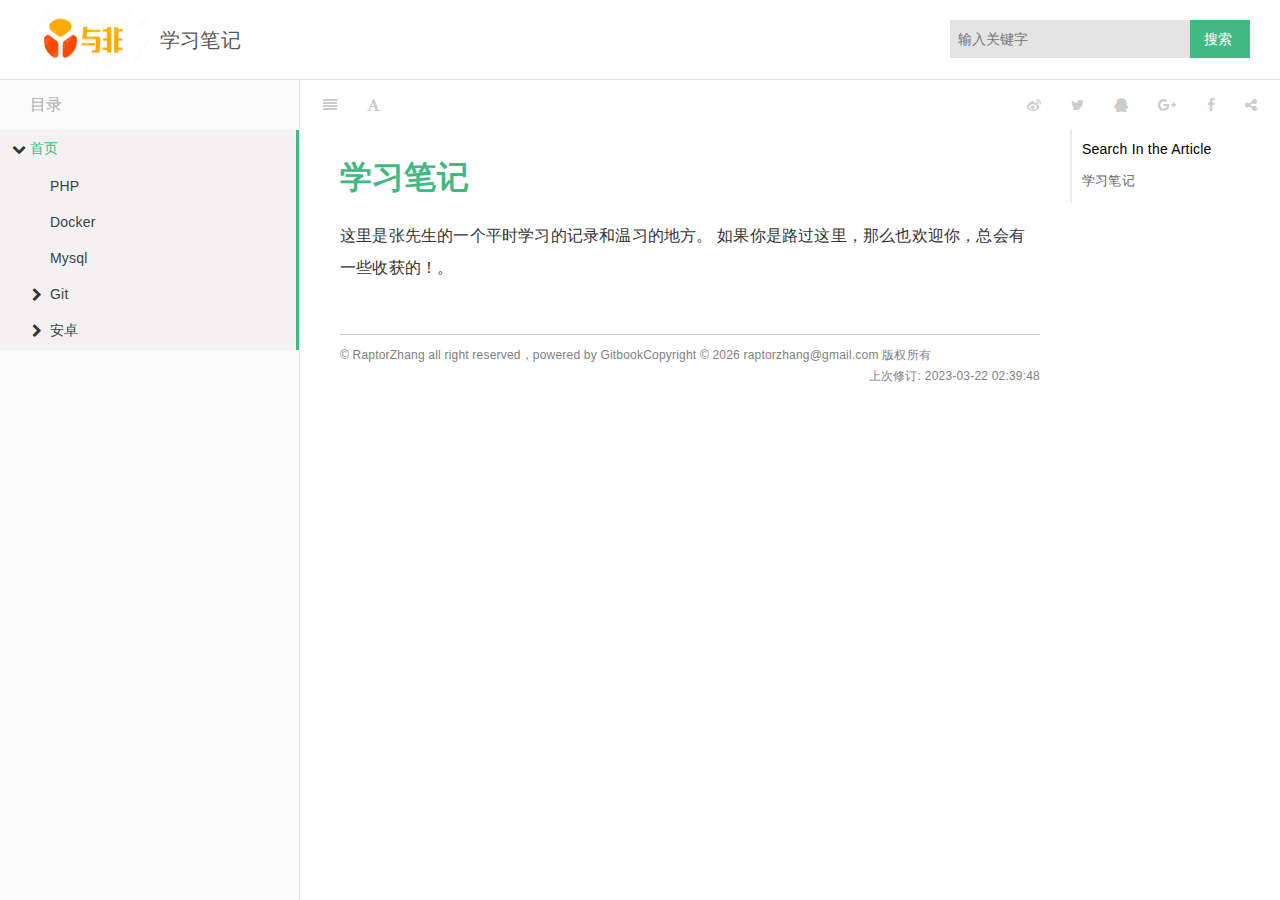
<file: index.html>
<!DOCTYPE HTML>
<html lang="" >
    <head>
        <meta charset="UTF-8">
        <meta content="text/html; charset=utf-8" http-equiv="Content-Type">
        <title>首页 · 学习笔记</title>
        <meta http-equiv="X-UA-Compatible" content="IE=edge" />
        <meta name="description" content="">
        <meta name="generator" content="GitBook 3.2.3">
        <meta name="author" content="RaptorZhang">
        
        
    
    
    <link rel="stylesheet" href="gitbook/style.css">

    
            
                
                <link rel="stylesheet" href="gitbook/gitbook-plugin-search-pro/search.css">
                
            
                
                <link rel="stylesheet" href="gitbook/gitbook-plugin-code/plugin.css">
                
            
                
                <link rel="stylesheet" href="gitbook/gitbook-plugin-back-to-top-button/plugin.css">
                
            
                
                <link rel="stylesheet" href="gitbook/gitbook-plugin-expandable-chapters/expandable-chapters.css">
                
            
                
                <link rel="stylesheet" href="gitbook/gitbook-plugin-tbfed-pagefooter/footer.css">
                
            
                
                <link rel="stylesheet" href="gitbook/gitbook-plugin-mermaid-gb3/mermaid/mermaid.css">
                
            
                
                <link rel="stylesheet" href="gitbook/gitbook-plugin-highlight/website.css">
                
            
                
                <link rel="stylesheet" href="gitbook/gitbook-plugin-fontsettings/website.css">
                
            
                
                <link rel="stylesheet" href="gitbook/gitbook-plugin-theme-lou/lou.css">
                
            
        

    

    
        
    
        
    
        
    
        
    
        
    
        
    


    

        
    
    
    <meta name="HandheldFriendly" content="true"/>
    <meta name="viewport" content="width=device-width, initial-scale=1, user-scalable=no">
    <meta name="apple-mobile-web-app-capable" content="yes">
    <meta name="apple-mobile-web-app-status-bar-style" content="black">
    <link rel="apple-touch-icon-precomposed" sizes="152x152" href="gitbook/images/apple-touch-icon-precomposed-152.png">
    <link rel="shortcut icon" href="gitbook/images/favicon.ico" type="image/x-icon">

    
    <link rel="next" href="php/" />
    
    

    </head>
    <body>
         

<div class="book">
  <div class="header-inner">
    <!-- LOGO -->
    <div class="logo"></div>
    <span class="title"></span>

    <!-- Search -->
    
<div id="book-search-input" role="search">
    <input type="text" placeholder="Type to search" />
</div>


    <!-- Nav -->
    <ul class="header-nav">
      
    </ul>
  </div>

  <div class="book-summary">
    <div class="book-summary-title">文档目录</div>
     
    <nav role="navigation">


<ul class="summary">
    
    

    

    
        
        
    
        <li class="chapter active" data-level="1.1" data-path="./">
            
                <a href="./">
            
                    
                    首页
            
                </a>
            

            
            <ul class="articles">
                
    
        <li class="chapter " data-level="1.1.1" data-path="php/">
            
                <a href="php/">
            
                    
                    PHP
            
                </a>
            

            
        </li>
    
        <li class="chapter " data-level="1.1.2" data-path="docker/">
            
                <a href="docker/">
            
                    
                    Docker
            
                </a>
            

            
        </li>
    
        <li class="chapter " data-level="1.1.3" data-path="mysql/">
            
                <a href="mysql/">
            
                    
                    Mysql
            
                </a>
            

            
        </li>
    
        <li class="chapter " data-level="1.1.4" data-path="git/">
            
                <a href="git/">
            
                    
                    Git
            
                </a>
            

            
            <ul class="articles">
                
    
        <li class="chapter " data-level="1.1.4.1" data-path="git/start.html">
            
                <a href="git/start.html">
            
                    
                    Git上手操作
            
                </a>
            

            
        </li>
    
        <li class="chapter " data-level="1.1.4.2" data-path="git/fenzhi.html">
            
                <a href="git/fenzhi.html">
            
                    
                    Git分支
            
                </a>
            

            
        </li>
    
        <li class="chapter " data-level="1.1.4.3" data-path="git/github.html">
            
                <a href="git/github.html">
            
                    
                    GitHub
            
                </a>
            

            
        </li>
    
        <li class="chapter " data-level="1.1.4.4" data-path="git/ide.html">
            
                <a href="git/ide.html">
            
                    
                    IDE的配置
            
                </a>
            

            
        </li>
    

            </ul>
            
        </li>
    
        <li class="chapter " data-level="1.1.5" data-path="android/">
            
                <a href="android/">
            
                    
                    安卓
            
                </a>
            

            
            <ul class="articles">
                
    
        <li class="chapter " data-level="1.1.5.1" data-path="android/abb.html">
            
                <a href="android/abb.html">
            
                    
                    ADB
            
                </a>
            

            
        </li>
    

            </ul>
            
        </li>
    

            </ul>
            
        </li>
    

    

    <li class="divider"></li>

    <li>
        <a href="https://www.gitbook.com" target="blank" class="gitbook-link">
            Published with GitBook
        </a>
    </li>
</ul>

</nav>
     
  </div>

  <!-- Content nav -->
  <div class="book-anchor">
    <div class="book-anchor-title"></div>

    <div class="book-anchor-body"></div>
  </div>

  <div class="book-body">
    
    <div class="body-inner">
       

<div class="book-header" role="navigation">
    

    <!-- Title -->
    <h1>
        <i class="fa fa-circle-o-notch fa-spin"></i>
        <a href="." >首页</a>
    </h1>
</div>



      <div class="page-wrapper" tabindex="-1" role="main">
        <div class="page-inner">
          
<div id="book-search-results">
    <div class="search-noresults">
    
          <section class="normal markdown-section">
             <h1 id="&#x5B66;&#x4E60;&#x7B14;&#x8BB0;">&#x5B66;&#x4E60;&#x7B14;&#x8BB0;</h1>
<p>&#x8FD9;&#x91CC;&#x662F;&#x5F20;&#x5148;&#x751F;&#x7684;&#x4E00;&#x4E2A;&#x5E73;&#x65F6;&#x5B66;&#x4E60;&#x7684;&#x8BB0;&#x5F55;&#x548C;&#x6E29;&#x4E60;&#x7684;&#x5730;&#x65B9;&#x3002;
    &#x5982;&#x679C;&#x4F60;&#x662F;&#x8DEF;&#x8FC7;&#x8FD9;&#x91CC;&#xFF0C;&#x90A3;&#x4E48;&#x4E5F;&#x6B22;&#x8FCE;&#x4F60;&#xFF0C;&#x603B;&#x4F1A;&#x6709;&#x4E00;&#x4E9B;&#x6536;&#x83B7;&#x7684;&#xFF01;&#x3002;</p>
<footer class="page-footer"><span class="copyright">&#xA9; RaptorZhang  all right reserved&#xFF0C;powered by Gitbook</span><span class="footer-modification">&#x4E0A;&#x6B21;&#x4FEE;&#x8BA2;:
2023-03-22 02:39:48
</span></footer> 
          </section>
          
    </div>
    <div class="search-results">
        <div class="has-results">
            
            <h1 class="search-results-title"><span class='search-results-count'></span> results matching "<span class='search-query'></span>"</h1>
            <ul class="search-results-list"></ul>
            
        </div>
        <div class="no-results">
            
            <h1 class="search-results-title">No results matching "<span class='search-query'></span>"</h1>
            
        </div>
    </div>
</div>
 
          <div class="book-footer">
             
          </div>
          
        </div>
      </div>
      
    </div>

      
    <a
      href="php/"
      class="
        navigation navigation-next
        navigation-unique
      "
      aria-label="Next page: PHP"
    >
      <i class="fa fa-angle-right"></i>
    </a>
      
  </div>
  <script>
    function showModal() {
      document.getElementsByClassName("mask")[0].style.display = "block";
      document.getElementsByClassName("donate-modal")[0].style.display =
        "block";
    }
    // 切换赞赏码
    function showDonateImg(num) {
      let alipay = "";
      let wxpay = ""
      if(num){
        wxpay = "hidden"
      }else{
        alipay = "hidden"
      }
      document.getElementById("wxpay-code").hidden = wxpay;
      document.getElementById("alipay-code").hidden = alipay;
      document.getElementsByName("pay-way")[num].checked = "checked";
    }

    // 关闭赞赏框
    function closeDonateModal() {
      document.getElementsByClassName("mask")[0].style.display = "none";
      document.getElementsByClassName("donate-modal")[0].style.display = "none";
    }

    var gitbook = gitbook || [];
    gitbook.push(function () {
      gitbook.page.hasChanged({"page":{"title":"首页","level":"1.1","depth":1,"next":{"title":"PHP","level":"1.1.1","depth":2,"path":"php/index.md","ref":"php/index.md","articles":[]},"dir":"ltr"},"config":{"plugins":["-lunr","-search","search-pro","code","back-to-top-button","expandable-chapters","tbfed-pagefooter","-sharing","sharing-plus","mermaid-gb3","theme-lou"],"styles":{"website":"styles/website.css","pdf":"styles/pdf.css","epub":"styles/epub.css","mobi":"styles/mobi.css","ebook":"styles/ebook.css","print":"styles/print.css"},"pluginsConfig":{"tbfed-pagefooter":{"copyright":"&copy RaptorZhang ","modify_label":"上次修订:","modify_format":"YYYY-MM-DD HH:mm:ss"},"search-pro":{},"sharing-plus":{"qq":false,"all":["facebook","google","twitter","instapaper","linkedin","pocket","stumbleupon"],"douban":false,"facebook":true,"weibo":false,"instapaper":false,"whatsapp":false,"hatenaBookmark":false,"twitter":true,"messenger":false,"line":false,"vk":false,"pocket":true,"google":false,"viber":false,"stumbleupon":false,"qzone":false,"linkedin":false},"code":{"copyButtons":true},"theme-lou":{"hide-elements":[".summary .gitbook-link",".summary .divider"],"color":"#42b983","book-anchor-title":"Search In the Article","copyright":{"author":"raptorzhang@gmail.com"},"forbidCopy":true,"logo":"./images/logo.png","book-summary-title":"目录","search-placeholder":"输入关键字","favicon":"./favicon.ico"},"fontsettings":{"theme":"white","family":"sans","size":2},"highlight":{},"mermaid-gb3":{},"back-to-top-button":{},"sharing":{"facebook":true,"google":true,"qq":true,"twitter":true,"weibo":true,"all":["facebook","google","twitter","weibo","instapaper","linkedin","qq","whatsapp"]},"theme-default":{"styles":{"website":"styles/website.css","pdf":"styles/pdf.css","epub":"styles/epub.css","mobi":"styles/mobi.css","ebook":"styles/ebook.css","print":"styles/print.css"},"showLevel":false},"expandable-chapters":{}},"theme":"default","author":"RaptorZhang","lang":"zh-cn","pdf":{"pageNumbers":true,"fontSize":12,"fontFamily":"Arial","paperSize":"a4","chapterMark":"pagebreak","pageBreaksBefore":"/","margin":{"right":62,"left":62,"top":56,"bottom":56}},"structure":{"langs":"LANGS.md","readme":"README.md","glossary":"GLOSSARY.md","summary":"SUMMARY.md"},"isbn":"","variables":{"themeLou":{"footer":{}}},"title":"学习笔记","links":{},"gitbook":"*","description":"张磊的学习笔记,主要书学习上的一些记录的东西"},"file":{"path":"README.md","mtime":"2023-03-21T18:39:48.272Z","type":"markdown"},"gitbook":{"version":"3.2.3","time":"2023-03-27T18:57:49.084Z"},"basePath":".","book":{"language":""}});
    });
  </script>
</div>

        
    
    <script src="gitbook/gitbook.js"></script>
    <script src="gitbook/theme.js"></script>
    
        
        <script src="gitbook/gitbook-plugin-search-pro/jquery.mark.min.js"></script>
        
    
        
        <script src="gitbook/gitbook-plugin-search-pro/search.js"></script>
        
    
        
        <script src="gitbook/gitbook-plugin-code/plugin.js"></script>
        
    
        
        <script src="gitbook/gitbook-plugin-back-to-top-button/plugin.js"></script>
        
    
        
        <script src="gitbook/gitbook-plugin-expandable-chapters/expandable-chapters.js"></script>
        
    
        
        <script src="gitbook/gitbook-plugin-sharing-plus/buttons.js"></script>
        
    
        
        <script src="gitbook/gitbook-plugin-mermaid-gb3/book/plugin.js"></script>
        
    
        
        <script src="gitbook/gitbook-plugin-fontsettings/fontsettings.js"></script>
        
    
        
        <script src="gitbook/gitbook-plugin-theme-lou/lou.js"></script>
        
    

    <script src="gitbook/gitbook-plugin-mermaid-gb3/mermaid/mermaid.min.js"></script>

    </body>
</html>
</file>
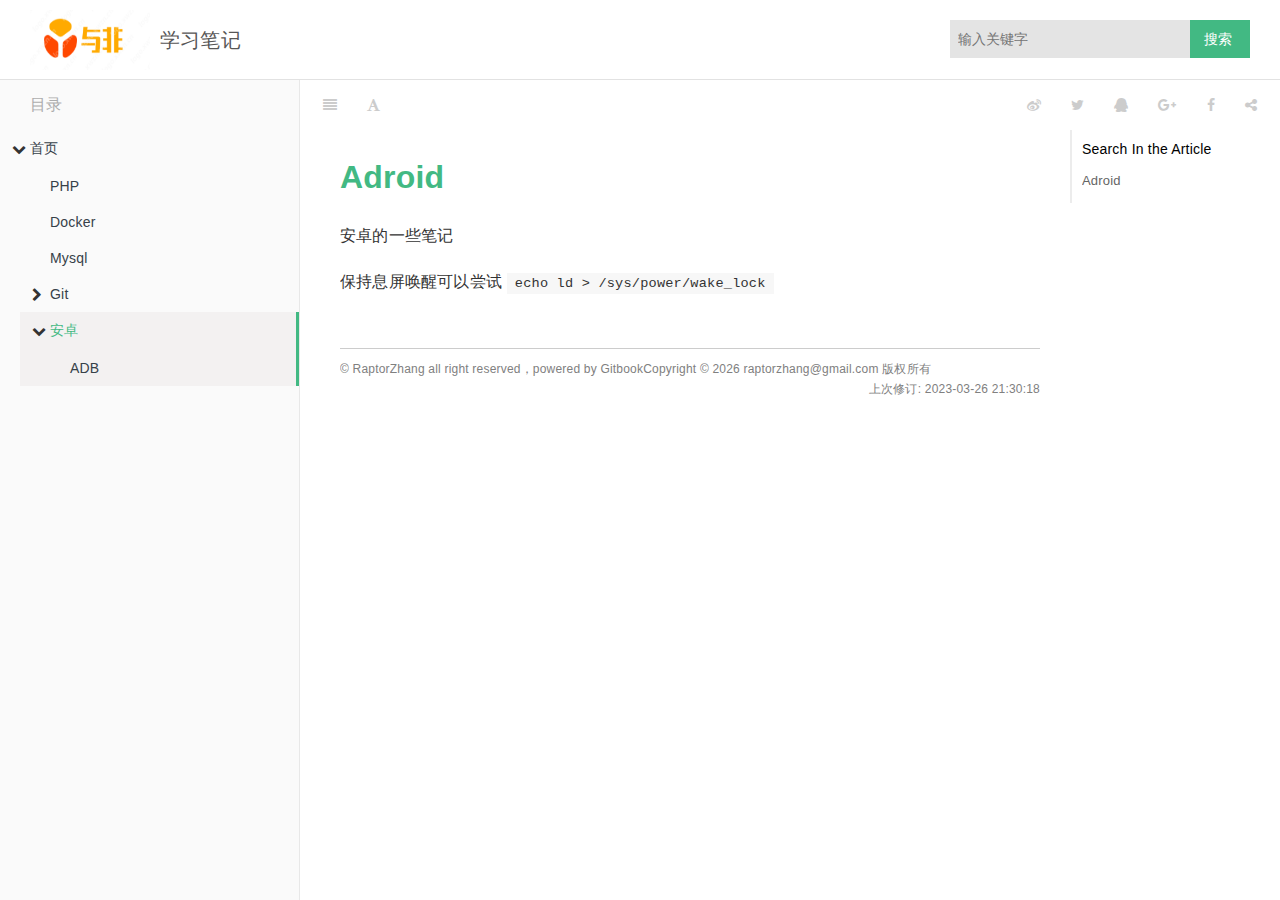
<file: android/index.html>
<!DOCTYPE HTML>
<html lang="" >
    <head>
        <meta charset="UTF-8">
        <meta content="text/html; charset=utf-8" http-equiv="Content-Type">
        <title>安卓 · 学习笔记</title>
        <meta http-equiv="X-UA-Compatible" content="IE=edge" />
        <meta name="description" content="">
        <meta name="generator" content="GitBook 3.2.3">
        <meta name="author" content="RaptorZhang">
        
        
    
    
    <link rel="stylesheet" href="../gitbook/style.css">

    
            
                
                <link rel="stylesheet" href="../gitbook/gitbook-plugin-search-pro/search.css">
                
            
                
                <link rel="stylesheet" href="../gitbook/gitbook-plugin-code/plugin.css">
                
            
                
                <link rel="stylesheet" href="../gitbook/gitbook-plugin-back-to-top-button/plugin.css">
                
            
                
                <link rel="stylesheet" href="../gitbook/gitbook-plugin-expandable-chapters/expandable-chapters.css">
                
            
                
                <link rel="stylesheet" href="../gitbook/gitbook-plugin-tbfed-pagefooter/footer.css">
                
            
                
                <link rel="stylesheet" href="../gitbook/gitbook-plugin-mermaid-gb3/mermaid/mermaid.css">
                
            
                
                <link rel="stylesheet" href="../gitbook/gitbook-plugin-highlight/website.css">
                
            
                
                <link rel="stylesheet" href="../gitbook/gitbook-plugin-fontsettings/website.css">
                
            
                
                <link rel="stylesheet" href="../gitbook/gitbook-plugin-theme-lou/lou.css">
                
            
        

    

    
        
    
        
    
        
    
        
    
        
    
        
    


    

        
    
    
    <meta name="HandheldFriendly" content="true"/>
    <meta name="viewport" content="width=device-width, initial-scale=1, user-scalable=no">
    <meta name="apple-mobile-web-app-capable" content="yes">
    <meta name="apple-mobile-web-app-status-bar-style" content="black">
    <link rel="apple-touch-icon-precomposed" sizes="152x152" href="../gitbook/images/apple-touch-icon-precomposed-152.png">
    <link rel="shortcut icon" href="../gitbook/images/favicon.ico" type="image/x-icon">

    
    <link rel="next" href="abb.html" />
    
    
    <link rel="prev" href="../git/ide.html" />
    

    </head>
    <body>
         

<div class="book">
  <div class="header-inner">
    <!-- LOGO -->
    <div class="logo"></div>
    <span class="title"></span>

    <!-- Search -->
    
<div id="book-search-input" role="search">
    <input type="text" placeholder="Type to search" />
</div>


    <!-- Nav -->
    <ul class="header-nav">
      
    </ul>
  </div>

  <div class="book-summary">
    <div class="book-summary-title">文档目录</div>
     
    <nav role="navigation">


<ul class="summary">
    
    

    

    
        
        
    
        <li class="chapter " data-level="1.1" data-path="../">
            
                <a href="../">
            
                    
                    首页
            
                </a>
            

            
            <ul class="articles">
                
    
        <li class="chapter " data-level="1.1.1" data-path="../php/">
            
                <a href="../php/">
            
                    
                    PHP
            
                </a>
            

            
        </li>
    
        <li class="chapter " data-level="1.1.2" data-path="../docker/">
            
                <a href="../docker/">
            
                    
                    Docker
            
                </a>
            

            
        </li>
    
        <li class="chapter " data-level="1.1.3" data-path="../mysql/">
            
                <a href="../mysql/">
            
                    
                    Mysql
            
                </a>
            

            
        </li>
    
        <li class="chapter " data-level="1.1.4" data-path="../git/">
            
                <a href="../git/">
            
                    
                    Git
            
                </a>
            

            
            <ul class="articles">
                
    
        <li class="chapter " data-level="1.1.4.1" data-path="../git/start.html">
            
                <a href="../git/start.html">
            
                    
                    Git上手操作
            
                </a>
            

            
        </li>
    
        <li class="chapter " data-level="1.1.4.2" data-path="../git/fenzhi.html">
            
                <a href="../git/fenzhi.html">
            
                    
                    Git分支
            
                </a>
            

            
        </li>
    
        <li class="chapter " data-level="1.1.4.3" data-path="../git/github.html">
            
                <a href="../git/github.html">
            
                    
                    GitHub
            
                </a>
            

            
        </li>
    
        <li class="chapter " data-level="1.1.4.4" data-path="../git/ide.html">
            
                <a href="../git/ide.html">
            
                    
                    IDE的配置
            
                </a>
            

            
        </li>
    

            </ul>
            
        </li>
    
        <li class="chapter active" data-level="1.1.5" data-path="./">
            
                <a href="./">
            
                    
                    安卓
            
                </a>
            

            
            <ul class="articles">
                
    
        <li class="chapter " data-level="1.1.5.1" data-path="abb.html">
            
                <a href="abb.html">
            
                    
                    ADB
            
                </a>
            

            
        </li>
    

            </ul>
            
        </li>
    

            </ul>
            
        </li>
    

    

    <li class="divider"></li>

    <li>
        <a href="https://www.gitbook.com" target="blank" class="gitbook-link">
            Published with GitBook
        </a>
    </li>
</ul>

</nav>
     
  </div>

  <!-- Content nav -->
  <div class="book-anchor">
    <div class="book-anchor-title"></div>

    <div class="book-anchor-body"></div>
  </div>

  <div class="book-body">
    
    <div class="body-inner">
       

<div class="book-header" role="navigation">
    

    <!-- Title -->
    <h1>
        <i class="fa fa-circle-o-notch fa-spin"></i>
        <a href=".." >安卓</a>
    </h1>
</div>



      <div class="page-wrapper" tabindex="-1" role="main">
        <div class="page-inner">
          
<div id="book-search-results">
    <div class="search-noresults">
    
          <section class="normal markdown-section">
             <h1 id="adroid">Adroid</h1>
<p>&#x5B89;&#x5353;&#x7684;&#x4E00;&#x4E9B;&#x7B14;&#x8BB0;</p>
<p>  &#x4FDD;&#x6301;&#x606F;&#x5C4F;&#x5524;&#x9192;&#x53EF;&#x4EE5;&#x5C1D;&#x8BD5;
  <code>echo ld &gt; /sys/power/wake_lock</code> </p>
<footer class="page-footer"><span class="copyright">&#xA9; RaptorZhang  all right reserved&#xFF0C;powered by Gitbook</span><span class="footer-modification">&#x4E0A;&#x6B21;&#x4FEE;&#x8BA2;:
2023-03-26 21:30:18
</span></footer> 
          </section>
          
    </div>
    <div class="search-results">
        <div class="has-results">
            
            <h1 class="search-results-title"><span class='search-results-count'></span> results matching "<span class='search-query'></span>"</h1>
            <ul class="search-results-list"></ul>
            
        </div>
        <div class="no-results">
            
            <h1 class="search-results-title">No results matching "<span class='search-query'></span>"</h1>
            
        </div>
    </div>
</div>
 
          <div class="book-footer">
             
          </div>
          
        </div>
      </div>
      
    </div>

     
    <a
      href="../git/ide.html"
      class="
        navigation navigation-prev
        
      "
      aria-label="Previous page: IDE的配置"
    >
      <i class="fa fa-angle-left"></i>
    </a>
     
    <a
      href="abb.html"
      class="
        navigation navigation-next
        
      "
      aria-label="Next page: ADB"
    >
      <i class="fa fa-angle-right"></i>
    </a>
      
  </div>
  <script>
    function showModal() {
      document.getElementsByClassName("mask")[0].style.display = "block";
      document.getElementsByClassName("donate-modal")[0].style.display =
        "block";
    }
    // 切换赞赏码
    function showDonateImg(num) {
      let alipay = "";
      let wxpay = ""
      if(num){
        wxpay = "hidden"
      }else{
        alipay = "hidden"
      }
      document.getElementById("wxpay-code").hidden = wxpay;
      document.getElementById("alipay-code").hidden = alipay;
      document.getElementsByName("pay-way")[num].checked = "checked";
    }

    // 关闭赞赏框
    function closeDonateModal() {
      document.getElementsByClassName("mask")[0].style.display = "none";
      document.getElementsByClassName("donate-modal")[0].style.display = "none";
    }

    var gitbook = gitbook || [];
    gitbook.push(function () {
      gitbook.page.hasChanged({"page":{"title":"安卓","level":"1.1.5","depth":2,"next":{"title":"ADB","level":"1.1.5.1","depth":3,"path":"android/abb.md","ref":"android/abb.md","articles":[]},"previous":{"title":"IDE的配置","level":"1.1.4.4","depth":3,"path":"git/ide.md","ref":"git/ide.md","articles":[]},"dir":"ltr"},"config":{"plugins":["-lunr","-search","search-pro","code","back-to-top-button","expandable-chapters","tbfed-pagefooter","-sharing","sharing-plus","mermaid-gb3","theme-lou"],"styles":{"website":"styles/website.css","pdf":"styles/pdf.css","epub":"styles/epub.css","mobi":"styles/mobi.css","ebook":"styles/ebook.css","print":"styles/print.css"},"pluginsConfig":{"tbfed-pagefooter":{"copyright":"&copy RaptorZhang ","modify_label":"上次修订:","modify_format":"YYYY-MM-DD HH:mm:ss"},"search-pro":{},"sharing-plus":{"qq":false,"all":["facebook","google","twitter","instapaper","linkedin","pocket","stumbleupon"],"douban":false,"facebook":true,"weibo":false,"instapaper":false,"whatsapp":false,"hatenaBookmark":false,"twitter":true,"messenger":false,"line":false,"vk":false,"pocket":true,"google":false,"viber":false,"stumbleupon":false,"qzone":false,"linkedin":false},"code":{"copyButtons":true},"theme-lou":{"hide-elements":[".summary .gitbook-link",".summary .divider"],"color":"#42b983","book-anchor-title":"Search In the Article","copyright":{"author":"raptorzhang@gmail.com"},"forbidCopy":true,"logo":"./images/logo.png","book-summary-title":"目录","search-placeholder":"输入关键字","favicon":"./favicon.ico"},"fontsettings":{"theme":"white","family":"sans","size":2},"highlight":{},"mermaid-gb3":{},"back-to-top-button":{},"sharing":{"facebook":true,"google":true,"qq":true,"twitter":true,"weibo":true,"all":["facebook","google","twitter","weibo","instapaper","linkedin","qq","whatsapp"]},"theme-default":{"styles":{"website":"styles/website.css","pdf":"styles/pdf.css","epub":"styles/epub.css","mobi":"styles/mobi.css","ebook":"styles/ebook.css","print":"styles/print.css"},"showLevel":false},"expandable-chapters":{}},"theme":"default","author":"RaptorZhang","lang":"zh-cn","pdf":{"pageNumbers":true,"fontSize":12,"fontFamily":"Arial","paperSize":"a4","chapterMark":"pagebreak","pageBreaksBefore":"/","margin":{"right":62,"left":62,"top":56,"bottom":56}},"structure":{"langs":"LANGS.md","readme":"README.md","glossary":"GLOSSARY.md","summary":"SUMMARY.md"},"isbn":"","variables":{"themeLou":{"footer":{}}},"title":"学习笔记","links":{},"gitbook":"*","description":"张磊的学习笔记,主要书学习上的一些记录的东西"},"file":{"path":"android/index.md","mtime":"2023-03-26T13:30:18.203Z","type":"markdown"},"gitbook":{"version":"3.2.3","time":"2023-03-27T18:57:49.084Z"},"basePath":"..","book":{"language":""}});
    });
  </script>
</div>

        
    
    <script src="../gitbook/gitbook.js"></script>
    <script src="../gitbook/theme.js"></script>
    
        
        <script src="../gitbook/gitbook-plugin-search-pro/jquery.mark.min.js"></script>
        
    
        
        <script src="../gitbook/gitbook-plugin-search-pro/search.js"></script>
        
    
        
        <script src="../gitbook/gitbook-plugin-code/plugin.js"></script>
        
    
        
        <script src="../gitbook/gitbook-plugin-back-to-top-button/plugin.js"></script>
        
    
        
        <script src="../gitbook/gitbook-plugin-expandable-chapters/expandable-chapters.js"></script>
        
    
        
        <script src="../gitbook/gitbook-plugin-sharing-plus/buttons.js"></script>
        
    
        
        <script src="../gitbook/gitbook-plugin-mermaid-gb3/book/plugin.js"></script>
        
    
        
        <script src="../gitbook/gitbook-plugin-fontsettings/fontsettings.js"></script>
        
    
        
        <script src="../gitbook/gitbook-plugin-theme-lou/lou.js"></script>
        
    

    <script src="../gitbook/gitbook-plugin-mermaid-gb3/mermaid/mermaid.min.js"></script>

    </body>
</html>
</file>
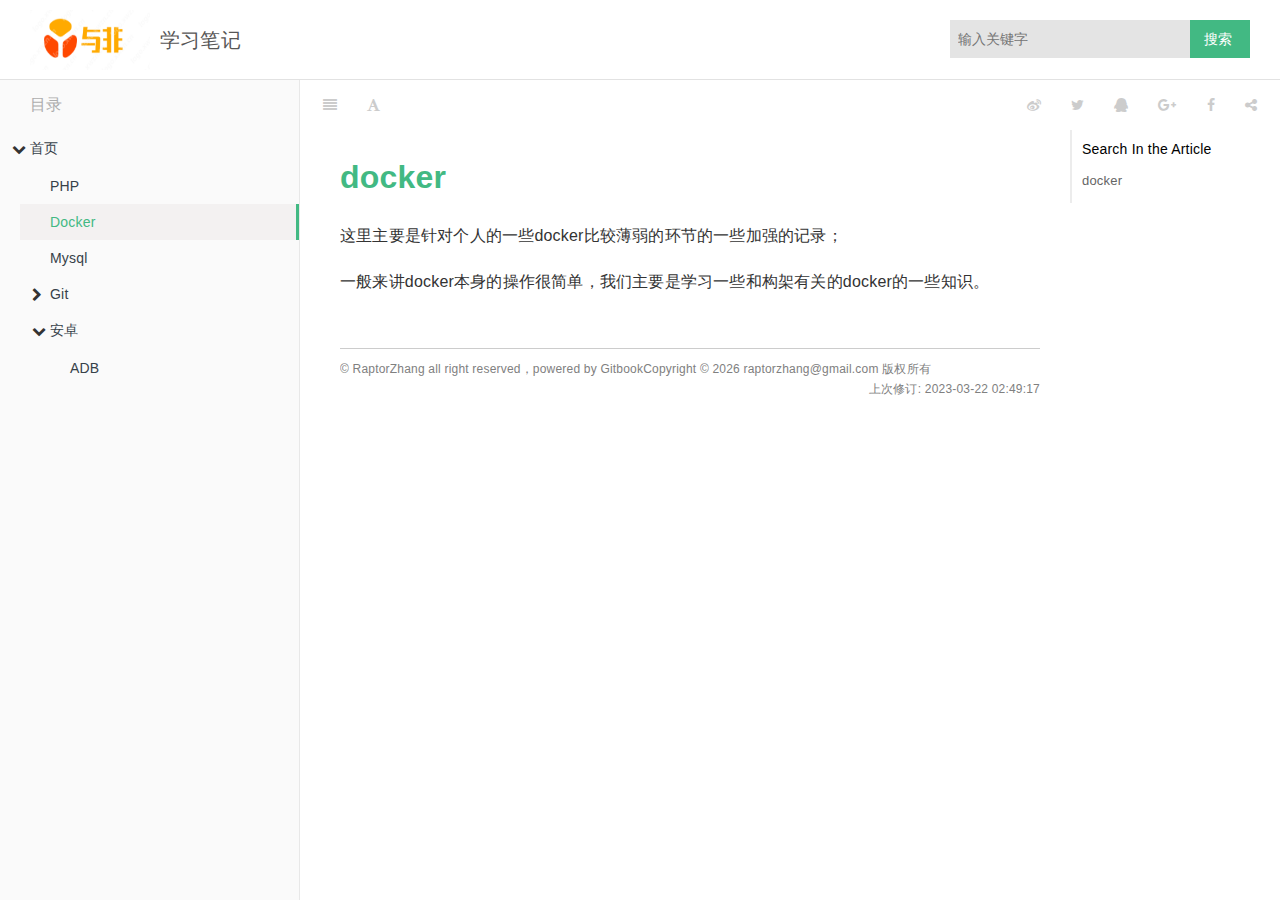
<file: docker/index.html>
<!DOCTYPE HTML>
<html lang="" >
    <head>
        <meta charset="UTF-8">
        <meta content="text/html; charset=utf-8" http-equiv="Content-Type">
        <title>Docker · 学习笔记</title>
        <meta http-equiv="X-UA-Compatible" content="IE=edge" />
        <meta name="description" content="">
        <meta name="generator" content="GitBook 3.2.3">
        <meta name="author" content="RaptorZhang">
        
        
    
    
    <link rel="stylesheet" href="../gitbook/style.css">

    
            
                
                <link rel="stylesheet" href="../gitbook/gitbook-plugin-search-pro/search.css">
                
            
                
                <link rel="stylesheet" href="../gitbook/gitbook-plugin-code/plugin.css">
                
            
                
                <link rel="stylesheet" href="../gitbook/gitbook-plugin-back-to-top-button/plugin.css">
                
            
                
                <link rel="stylesheet" href="../gitbook/gitbook-plugin-expandable-chapters/expandable-chapters.css">
                
            
                
                <link rel="stylesheet" href="../gitbook/gitbook-plugin-tbfed-pagefooter/footer.css">
                
            
                
                <link rel="stylesheet" href="../gitbook/gitbook-plugin-mermaid-gb3/mermaid/mermaid.css">
                
            
                
                <link rel="stylesheet" href="../gitbook/gitbook-plugin-highlight/website.css">
                
            
                
                <link rel="stylesheet" href="../gitbook/gitbook-plugin-fontsettings/website.css">
                
            
                
                <link rel="stylesheet" href="../gitbook/gitbook-plugin-theme-lou/lou.css">
                
            
        

    

    
        
    
        
    
        
    
        
    
        
    
        
    


    

        
    
    
    <meta name="HandheldFriendly" content="true"/>
    <meta name="viewport" content="width=device-width, initial-scale=1, user-scalable=no">
    <meta name="apple-mobile-web-app-capable" content="yes">
    <meta name="apple-mobile-web-app-status-bar-style" content="black">
    <link rel="apple-touch-icon-precomposed" sizes="152x152" href="../gitbook/images/apple-touch-icon-precomposed-152.png">
    <link rel="shortcut icon" href="../gitbook/images/favicon.ico" type="image/x-icon">

    
    <link rel="next" href="../mysql/" />
    
    
    <link rel="prev" href="../php/" />
    

    </head>
    <body>
         

<div class="book">
  <div class="header-inner">
    <!-- LOGO -->
    <div class="logo"></div>
    <span class="title"></span>

    <!-- Search -->
    
<div id="book-search-input" role="search">
    <input type="text" placeholder="Type to search" />
</div>


    <!-- Nav -->
    <ul class="header-nav">
      
    </ul>
  </div>

  <div class="book-summary">
    <div class="book-summary-title">文档目录</div>
     
    <nav role="navigation">


<ul class="summary">
    
    

    

    
        
        
    
        <li class="chapter " data-level="1.1" data-path="../">
            
                <a href="../">
            
                    
                    首页
            
                </a>
            

            
            <ul class="articles">
                
    
        <li class="chapter " data-level="1.1.1" data-path="../php/">
            
                <a href="../php/">
            
                    
                    PHP
            
                </a>
            

            
        </li>
    
        <li class="chapter active" data-level="1.1.2" data-path="./">
            
                <a href="./">
            
                    
                    Docker
            
                </a>
            

            
        </li>
    
        <li class="chapter " data-level="1.1.3" data-path="../mysql/">
            
                <a href="../mysql/">
            
                    
                    Mysql
            
                </a>
            

            
        </li>
    
        <li class="chapter " data-level="1.1.4" data-path="../git/">
            
                <a href="../git/">
            
                    
                    Git
            
                </a>
            

            
            <ul class="articles">
                
    
        <li class="chapter " data-level="1.1.4.1" data-path="../git/start.html">
            
                <a href="../git/start.html">
            
                    
                    Git上手操作
            
                </a>
            

            
        </li>
    
        <li class="chapter " data-level="1.1.4.2" data-path="../git/fenzhi.html">
            
                <a href="../git/fenzhi.html">
            
                    
                    Git分支
            
                </a>
            

            
        </li>
    
        <li class="chapter " data-level="1.1.4.3" data-path="../git/github.html">
            
                <a href="../git/github.html">
            
                    
                    GitHub
            
                </a>
            

            
        </li>
    
        <li class="chapter " data-level="1.1.4.4" data-path="../git/ide.html">
            
                <a href="../git/ide.html">
            
                    
                    IDE的配置
            
                </a>
            

            
        </li>
    

            </ul>
            
        </li>
    
        <li class="chapter " data-level="1.1.5" data-path="../android/">
            
                <a href="../android/">
            
                    
                    安卓
            
                </a>
            

            
            <ul class="articles">
                
    
        <li class="chapter " data-level="1.1.5.1" data-path="../android/abb.html">
            
                <a href="../android/abb.html">
            
                    
                    ADB
            
                </a>
            

            
        </li>
    

            </ul>
            
        </li>
    

            </ul>
            
        </li>
    

    

    <li class="divider"></li>

    <li>
        <a href="https://www.gitbook.com" target="blank" class="gitbook-link">
            Published with GitBook
        </a>
    </li>
</ul>

</nav>
     
  </div>

  <!-- Content nav -->
  <div class="book-anchor">
    <div class="book-anchor-title"></div>

    <div class="book-anchor-body"></div>
  </div>

  <div class="book-body">
    
    <div class="body-inner">
       

<div class="book-header" role="navigation">
    

    <!-- Title -->
    <h1>
        <i class="fa fa-circle-o-notch fa-spin"></i>
        <a href=".." >Docker</a>
    </h1>
</div>



      <div class="page-wrapper" tabindex="-1" role="main">
        <div class="page-inner">
          
<div id="book-search-results">
    <div class="search-noresults">
    
          <section class="normal markdown-section">
             <h1 id="docker">docker</h1>
<p> &#x8FD9;&#x91CC;&#x4E3B;&#x8981;&#x662F;&#x9488;&#x5BF9;&#x4E2A;&#x4EBA;&#x7684;&#x4E00;&#x4E9B;docker&#x6BD4;&#x8F83;&#x8584;&#x5F31;&#x7684;&#x73AF;&#x8282;&#x7684;&#x4E00;&#x4E9B;&#x52A0;&#x5F3A;&#x7684;&#x8BB0;&#x5F55;&#xFF1B;</p>
<p> &#x4E00;&#x822C;&#x6765;&#x8BB2;docker&#x672C;&#x8EAB;&#x7684;&#x64CD;&#x4F5C;&#x5F88;&#x7B80;&#x5355;&#xFF0C;&#x6211;&#x4EEC;&#x4E3B;&#x8981;&#x662F;&#x5B66;&#x4E60;&#x4E00;&#x4E9B;&#x548C;&#x6784;&#x67B6;&#x6709;&#x5173;&#x7684;docker&#x7684;&#x4E00;&#x4E9B;&#x77E5;&#x8BC6;&#x3002; </p>
<footer class="page-footer"><span class="copyright">&#xA9; RaptorZhang  all right reserved&#xFF0C;powered by Gitbook</span><span class="footer-modification">&#x4E0A;&#x6B21;&#x4FEE;&#x8BA2;:
2023-03-22 02:49:17
</span></footer> 
          </section>
          
    </div>
    <div class="search-results">
        <div class="has-results">
            
            <h1 class="search-results-title"><span class='search-results-count'></span> results matching "<span class='search-query'></span>"</h1>
            <ul class="search-results-list"></ul>
            
        </div>
        <div class="no-results">
            
            <h1 class="search-results-title">No results matching "<span class='search-query'></span>"</h1>
            
        </div>
    </div>
</div>
 
          <div class="book-footer">
             
          </div>
          
        </div>
      </div>
      
    </div>

     
    <a
      href="../php/"
      class="
        navigation navigation-prev
        
      "
      aria-label="Previous page: PHP"
    >
      <i class="fa fa-angle-left"></i>
    </a>
     
    <a
      href="../mysql/"
      class="
        navigation navigation-next
        
      "
      aria-label="Next page: Mysql"
    >
      <i class="fa fa-angle-right"></i>
    </a>
      
  </div>
  <script>
    function showModal() {
      document.getElementsByClassName("mask")[0].style.display = "block";
      document.getElementsByClassName("donate-modal")[0].style.display =
        "block";
    }
    // 切换赞赏码
    function showDonateImg(num) {
      let alipay = "";
      let wxpay = ""
      if(num){
        wxpay = "hidden"
      }else{
        alipay = "hidden"
      }
      document.getElementById("wxpay-code").hidden = wxpay;
      document.getElementById("alipay-code").hidden = alipay;
      document.getElementsByName("pay-way")[num].checked = "checked";
    }

    // 关闭赞赏框
    function closeDonateModal() {
      document.getElementsByClassName("mask")[0].style.display = "none";
      document.getElementsByClassName("donate-modal")[0].style.display = "none";
    }

    var gitbook = gitbook || [];
    gitbook.push(function () {
      gitbook.page.hasChanged({"page":{"title":"Docker","level":"1.1.2","depth":2,"next":{"title":"Mysql","level":"1.1.3","depth":2,"path":"mysql/index.md","ref":"mysql/index.md","articles":[]},"previous":{"title":"PHP","level":"1.1.1","depth":2,"path":"php/index.md","ref":"php/index.md","articles":[]},"dir":"ltr"},"config":{"plugins":["-lunr","-search","search-pro","code","back-to-top-button","expandable-chapters","tbfed-pagefooter","-sharing","sharing-plus","mermaid-gb3","theme-lou"],"styles":{"website":"styles/website.css","pdf":"styles/pdf.css","epub":"styles/epub.css","mobi":"styles/mobi.css","ebook":"styles/ebook.css","print":"styles/print.css"},"pluginsConfig":{"tbfed-pagefooter":{"copyright":"&copy RaptorZhang ","modify_label":"上次修订:","modify_format":"YYYY-MM-DD HH:mm:ss"},"search-pro":{},"sharing-plus":{"qq":false,"all":["facebook","google","twitter","instapaper","linkedin","pocket","stumbleupon"],"douban":false,"facebook":true,"weibo":false,"instapaper":false,"whatsapp":false,"hatenaBookmark":false,"twitter":true,"messenger":false,"line":false,"vk":false,"pocket":true,"google":false,"viber":false,"stumbleupon":false,"qzone":false,"linkedin":false},"code":{"copyButtons":true},"theme-lou":{"hide-elements":[".summary .gitbook-link",".summary .divider"],"color":"#42b983","book-anchor-title":"Search In the Article","copyright":{"author":"raptorzhang@gmail.com"},"forbidCopy":true,"logo":"./images/logo.png","book-summary-title":"目录","search-placeholder":"输入关键字","favicon":"./favicon.ico"},"fontsettings":{"theme":"white","family":"sans","size":2},"highlight":{},"mermaid-gb3":{},"back-to-top-button":{},"sharing":{"facebook":true,"google":true,"qq":true,"twitter":true,"weibo":true,"all":["facebook","google","twitter","weibo","instapaper","linkedin","qq","whatsapp"]},"theme-default":{"styles":{"website":"styles/website.css","pdf":"styles/pdf.css","epub":"styles/epub.css","mobi":"styles/mobi.css","ebook":"styles/ebook.css","print":"styles/print.css"},"showLevel":false},"expandable-chapters":{}},"theme":"default","author":"RaptorZhang","lang":"zh-cn","pdf":{"pageNumbers":true,"fontSize":12,"fontFamily":"Arial","paperSize":"a4","chapterMark":"pagebreak","pageBreaksBefore":"/","margin":{"right":62,"left":62,"top":56,"bottom":56}},"structure":{"langs":"LANGS.md","readme":"README.md","glossary":"GLOSSARY.md","summary":"SUMMARY.md"},"isbn":"","variables":{"themeLou":{"footer":{}}},"title":"学习笔记","links":{},"gitbook":"*","description":"张磊的学习笔记,主要书学习上的一些记录的东西"},"file":{"path":"docker/index.md","mtime":"2023-03-21T18:49:17.378Z","type":"markdown"},"gitbook":{"version":"3.2.3","time":"2023-03-27T18:57:49.084Z"},"basePath":"..","book":{"language":""}});
    });
  </script>
</div>

        
    
    <script src="../gitbook/gitbook.js"></script>
    <script src="../gitbook/theme.js"></script>
    
        
        <script src="../gitbook/gitbook-plugin-search-pro/jquery.mark.min.js"></script>
        
    
        
        <script src="../gitbook/gitbook-plugin-search-pro/search.js"></script>
        
    
        
        <script src="../gitbook/gitbook-plugin-code/plugin.js"></script>
        
    
        
        <script src="../gitbook/gitbook-plugin-back-to-top-button/plugin.js"></script>
        
    
        
        <script src="../gitbook/gitbook-plugin-expandable-chapters/expandable-chapters.js"></script>
        
    
        
        <script src="../gitbook/gitbook-plugin-sharing-plus/buttons.js"></script>
        
    
        
        <script src="../gitbook/gitbook-plugin-mermaid-gb3/book/plugin.js"></script>
        
    
        
        <script src="../gitbook/gitbook-plugin-fontsettings/fontsettings.js"></script>
        
    
        
        <script src="../gitbook/gitbook-plugin-theme-lou/lou.js"></script>
        
    

    <script src="../gitbook/gitbook-plugin-mermaid-gb3/mermaid/mermaid.min.js"></script>

    </body>
</html>
</file>
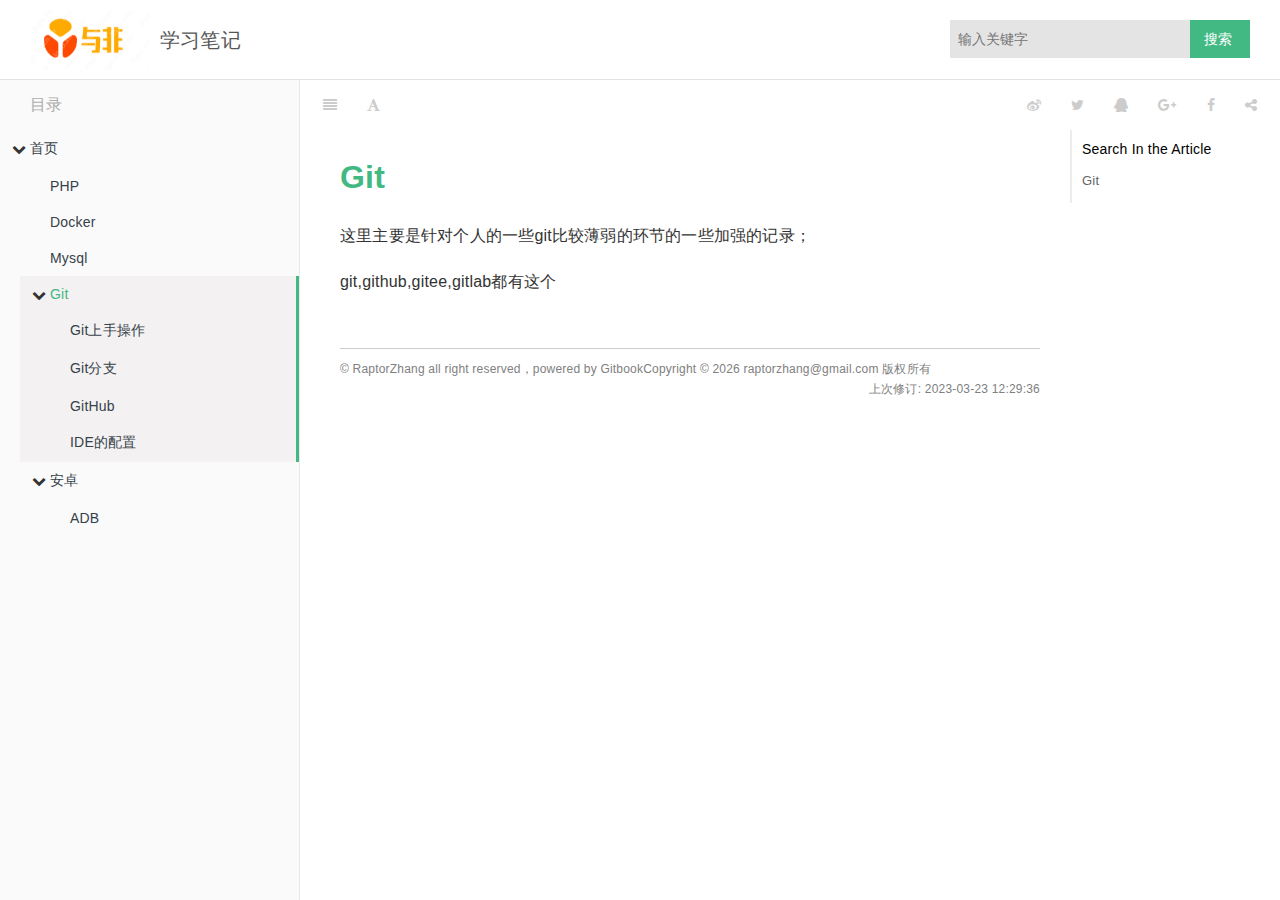
<file: git/index.html>
<!DOCTYPE HTML>
<html lang="" >
    <head>
        <meta charset="UTF-8">
        <meta content="text/html; charset=utf-8" http-equiv="Content-Type">
        <title>Git · 学习笔记</title>
        <meta http-equiv="X-UA-Compatible" content="IE=edge" />
        <meta name="description" content="">
        <meta name="generator" content="GitBook 3.2.3">
        <meta name="author" content="RaptorZhang">
        
        
    
    
    <link rel="stylesheet" href="../gitbook/style.css">

    
            
                
                <link rel="stylesheet" href="../gitbook/gitbook-plugin-search-pro/search.css">
                
            
                
                <link rel="stylesheet" href="../gitbook/gitbook-plugin-code/plugin.css">
                
            
                
                <link rel="stylesheet" href="../gitbook/gitbook-plugin-back-to-top-button/plugin.css">
                
            
                
                <link rel="stylesheet" href="../gitbook/gitbook-plugin-expandable-chapters/expandable-chapters.css">
                
            
                
                <link rel="stylesheet" href="../gitbook/gitbook-plugin-tbfed-pagefooter/footer.css">
                
            
                
                <link rel="stylesheet" href="../gitbook/gitbook-plugin-mermaid-gb3/mermaid/mermaid.css">
                
            
                
                <link rel="stylesheet" href="../gitbook/gitbook-plugin-highlight/website.css">
                
            
                
                <link rel="stylesheet" href="../gitbook/gitbook-plugin-fontsettings/website.css">
                
            
                
                <link rel="stylesheet" href="../gitbook/gitbook-plugin-theme-lou/lou.css">
                
            
        

    

    
        
    
        
    
        
    
        
    
        
    
        
    


    

        
    
    
    <meta name="HandheldFriendly" content="true"/>
    <meta name="viewport" content="width=device-width, initial-scale=1, user-scalable=no">
    <meta name="apple-mobile-web-app-capable" content="yes">
    <meta name="apple-mobile-web-app-status-bar-style" content="black">
    <link rel="apple-touch-icon-precomposed" sizes="152x152" href="../gitbook/images/apple-touch-icon-precomposed-152.png">
    <link rel="shortcut icon" href="../gitbook/images/favicon.ico" type="image/x-icon">

    
    <link rel="next" href="start.html" />
    
    
    <link rel="prev" href="../mysql/" />
    

    </head>
    <body>
         

<div class="book">
  <div class="header-inner">
    <!-- LOGO -->
    <div class="logo"></div>
    <span class="title"></span>

    <!-- Search -->
    
<div id="book-search-input" role="search">
    <input type="text" placeholder="Type to search" />
</div>


    <!-- Nav -->
    <ul class="header-nav">
      
    </ul>
  </div>

  <div class="book-summary">
    <div class="book-summary-title">文档目录</div>
     
    <nav role="navigation">


<ul class="summary">
    
    

    

    
        
        
    
        <li class="chapter " data-level="1.1" data-path="../">
            
                <a href="../">
            
                    
                    首页
            
                </a>
            

            
            <ul class="articles">
                
    
        <li class="chapter " data-level="1.1.1" data-path="../php/">
            
                <a href="../php/">
            
                    
                    PHP
            
                </a>
            

            
        </li>
    
        <li class="chapter " data-level="1.1.2" data-path="../docker/">
            
                <a href="../docker/">
            
                    
                    Docker
            
                </a>
            

            
        </li>
    
        <li class="chapter " data-level="1.1.3" data-path="../mysql/">
            
                <a href="../mysql/">
            
                    
                    Mysql
            
                </a>
            

            
        </li>
    
        <li class="chapter active" data-level="1.1.4" data-path="./">
            
                <a href="./">
            
                    
                    Git
            
                </a>
            

            
            <ul class="articles">
                
    
        <li class="chapter " data-level="1.1.4.1" data-path="start.html">
            
                <a href="start.html">
            
                    
                    Git上手操作
            
                </a>
            

            
        </li>
    
        <li class="chapter " data-level="1.1.4.2" data-path="fenzhi.html">
            
                <a href="fenzhi.html">
            
                    
                    Git分支
            
                </a>
            

            
        </li>
    
        <li class="chapter " data-level="1.1.4.3" data-path="github.html">
            
                <a href="github.html">
            
                    
                    GitHub
            
                </a>
            

            
        </li>
    
        <li class="chapter " data-level="1.1.4.4" data-path="ide.html">
            
                <a href="ide.html">
            
                    
                    IDE的配置
            
                </a>
            

            
        </li>
    

            </ul>
            
        </li>
    
        <li class="chapter " data-level="1.1.5" data-path="../android/">
            
                <a href="../android/">
            
                    
                    安卓
            
                </a>
            

            
            <ul class="articles">
                
    
        <li class="chapter " data-level="1.1.5.1" data-path="../android/abb.html">
            
                <a href="../android/abb.html">
            
                    
                    ADB
            
                </a>
            

            
        </li>
    

            </ul>
            
        </li>
    

            </ul>
            
        </li>
    

    

    <li class="divider"></li>

    <li>
        <a href="https://www.gitbook.com" target="blank" class="gitbook-link">
            Published with GitBook
        </a>
    </li>
</ul>

</nav>
     
  </div>

  <!-- Content nav -->
  <div class="book-anchor">
    <div class="book-anchor-title"></div>

    <div class="book-anchor-body"></div>
  </div>

  <div class="book-body">
    
    <div class="body-inner">
       

<div class="book-header" role="navigation">
    

    <!-- Title -->
    <h1>
        <i class="fa fa-circle-o-notch fa-spin"></i>
        <a href=".." >Git</a>
    </h1>
</div>



      <div class="page-wrapper" tabindex="-1" role="main">
        <div class="page-inner">
          
<div id="book-search-results">
    <div class="search-noresults">
    
          <section class="normal markdown-section">
             <h1 id="git">Git</h1>
<p>&#x8FD9;&#x91CC;&#x4E3B;&#x8981;&#x662F;&#x9488;&#x5BF9;&#x4E2A;&#x4EBA;&#x7684;&#x4E00;&#x4E9B;git&#x6BD4;&#x8F83;&#x8584;&#x5F31;&#x7684;&#x73AF;&#x8282;&#x7684;&#x4E00;&#x4E9B;&#x52A0;&#x5F3A;&#x7684;&#x8BB0;&#x5F55;&#xFF1B;</p>
<p>git,github,gitee,gitlab&#x90FD;&#x6709;&#x8FD9;&#x4E2A;</p>
<footer class="page-footer"><span class="copyright">&#xA9; RaptorZhang  all right reserved&#xFF0C;powered by Gitbook</span><span class="footer-modification">&#x4E0A;&#x6B21;&#x4FEE;&#x8BA2;:
2023-03-23 12:29:36
</span></footer> 
          </section>
          
    </div>
    <div class="search-results">
        <div class="has-results">
            
            <h1 class="search-results-title"><span class='search-results-count'></span> results matching "<span class='search-query'></span>"</h1>
            <ul class="search-results-list"></ul>
            
        </div>
        <div class="no-results">
            
            <h1 class="search-results-title">No results matching "<span class='search-query'></span>"</h1>
            
        </div>
    </div>
</div>
 
          <div class="book-footer">
             
          </div>
          
        </div>
      </div>
      
    </div>

     
    <a
      href="../mysql/"
      class="
        navigation navigation-prev
        
      "
      aria-label="Previous page: Mysql"
    >
      <i class="fa fa-angle-left"></i>
    </a>
     
    <a
      href="start.html"
      class="
        navigation navigation-next
        
      "
      aria-label="Next page: Git上手操作"
    >
      <i class="fa fa-angle-right"></i>
    </a>
      
  </div>
  <script>
    function showModal() {
      document.getElementsByClassName("mask")[0].style.display = "block";
      document.getElementsByClassName("donate-modal")[0].style.display =
        "block";
    }
    // 切换赞赏码
    function showDonateImg(num) {
      let alipay = "";
      let wxpay = ""
      if(num){
        wxpay = "hidden"
      }else{
        alipay = "hidden"
      }
      document.getElementById("wxpay-code").hidden = wxpay;
      document.getElementById("alipay-code").hidden = alipay;
      document.getElementsByName("pay-way")[num].checked = "checked";
    }

    // 关闭赞赏框
    function closeDonateModal() {
      document.getElementsByClassName("mask")[0].style.display = "none";
      document.getElementsByClassName("donate-modal")[0].style.display = "none";
    }

    var gitbook = gitbook || [];
    gitbook.push(function () {
      gitbook.page.hasChanged({"page":{"title":"Git","level":"1.1.4","depth":2,"next":{"title":"Git上手操作","level":"1.1.4.1","depth":3,"path":"git/start.md","ref":"git/start.md","articles":[]},"previous":{"title":"Mysql","level":"1.1.3","depth":2,"path":"mysql/index.md","ref":"mysql/index.md","articles":[]},"dir":"ltr"},"config":{"plugins":["-lunr","-search","search-pro","code","back-to-top-button","expandable-chapters","tbfed-pagefooter","-sharing","sharing-plus","mermaid-gb3","theme-lou"],"styles":{"website":"styles/website.css","pdf":"styles/pdf.css","epub":"styles/epub.css","mobi":"styles/mobi.css","ebook":"styles/ebook.css","print":"styles/print.css"},"pluginsConfig":{"tbfed-pagefooter":{"copyright":"&copy RaptorZhang ","modify_label":"上次修订:","modify_format":"YYYY-MM-DD HH:mm:ss"},"search-pro":{},"sharing-plus":{"qq":false,"all":["facebook","google","twitter","instapaper","linkedin","pocket","stumbleupon"],"douban":false,"facebook":true,"weibo":false,"instapaper":false,"whatsapp":false,"hatenaBookmark":false,"twitter":true,"messenger":false,"line":false,"vk":false,"pocket":true,"google":false,"viber":false,"stumbleupon":false,"qzone":false,"linkedin":false},"code":{"copyButtons":true},"theme-lou":{"hide-elements":[".summary .gitbook-link",".summary .divider"],"color":"#42b983","book-anchor-title":"Search In the Article","copyright":{"author":"raptorzhang@gmail.com"},"forbidCopy":true,"logo":"./images/logo.png","book-summary-title":"目录","search-placeholder":"输入关键字","favicon":"./favicon.ico"},"fontsettings":{"theme":"white","family":"sans","size":2},"highlight":{},"mermaid-gb3":{},"back-to-top-button":{},"sharing":{"facebook":true,"google":true,"qq":true,"twitter":true,"weibo":true,"all":["facebook","google","twitter","weibo","instapaper","linkedin","qq","whatsapp"]},"theme-default":{"styles":{"website":"styles/website.css","pdf":"styles/pdf.css","epub":"styles/epub.css","mobi":"styles/mobi.css","ebook":"styles/ebook.css","print":"styles/print.css"},"showLevel":false},"expandable-chapters":{}},"theme":"default","author":"RaptorZhang","lang":"zh-cn","pdf":{"pageNumbers":true,"fontSize":12,"fontFamily":"Arial","paperSize":"a4","chapterMark":"pagebreak","pageBreaksBefore":"/","margin":{"right":62,"left":62,"top":56,"bottom":56}},"structure":{"langs":"LANGS.md","readme":"README.md","glossary":"GLOSSARY.md","summary":"SUMMARY.md"},"isbn":"","variables":{"themeLou":{"footer":{}}},"title":"学习笔记","links":{},"gitbook":"*","description":"张磊的学习笔记,主要书学习上的一些记录的东西"},"file":{"path":"git/index.md","mtime":"2023-03-23T04:29:36.961Z","type":"markdown"},"gitbook":{"version":"3.2.3","time":"2023-03-27T18:57:49.084Z"},"basePath":"..","book":{"language":""}});
    });
  </script>
</div>

        
    
    <script src="../gitbook/gitbook.js"></script>
    <script src="../gitbook/theme.js"></script>
    
        
        <script src="../gitbook/gitbook-plugin-search-pro/jquery.mark.min.js"></script>
        
    
        
        <script src="../gitbook/gitbook-plugin-search-pro/search.js"></script>
        
    
        
        <script src="../gitbook/gitbook-plugin-code/plugin.js"></script>
        
    
        
        <script src="../gitbook/gitbook-plugin-back-to-top-button/plugin.js"></script>
        
    
        
        <script src="../gitbook/gitbook-plugin-expandable-chapters/expandable-chapters.js"></script>
        
    
        
        <script src="../gitbook/gitbook-plugin-sharing-plus/buttons.js"></script>
        
    
        
        <script src="../gitbook/gitbook-plugin-mermaid-gb3/book/plugin.js"></script>
        
    
        
        <script src="../gitbook/gitbook-plugin-fontsettings/fontsettings.js"></script>
        
    
        
        <script src="../gitbook/gitbook-plugin-theme-lou/lou.js"></script>
        
    

    <script src="../gitbook/gitbook-plugin-mermaid-gb3/mermaid/mermaid.min.js"></script>

    </body>
</html>
</file>
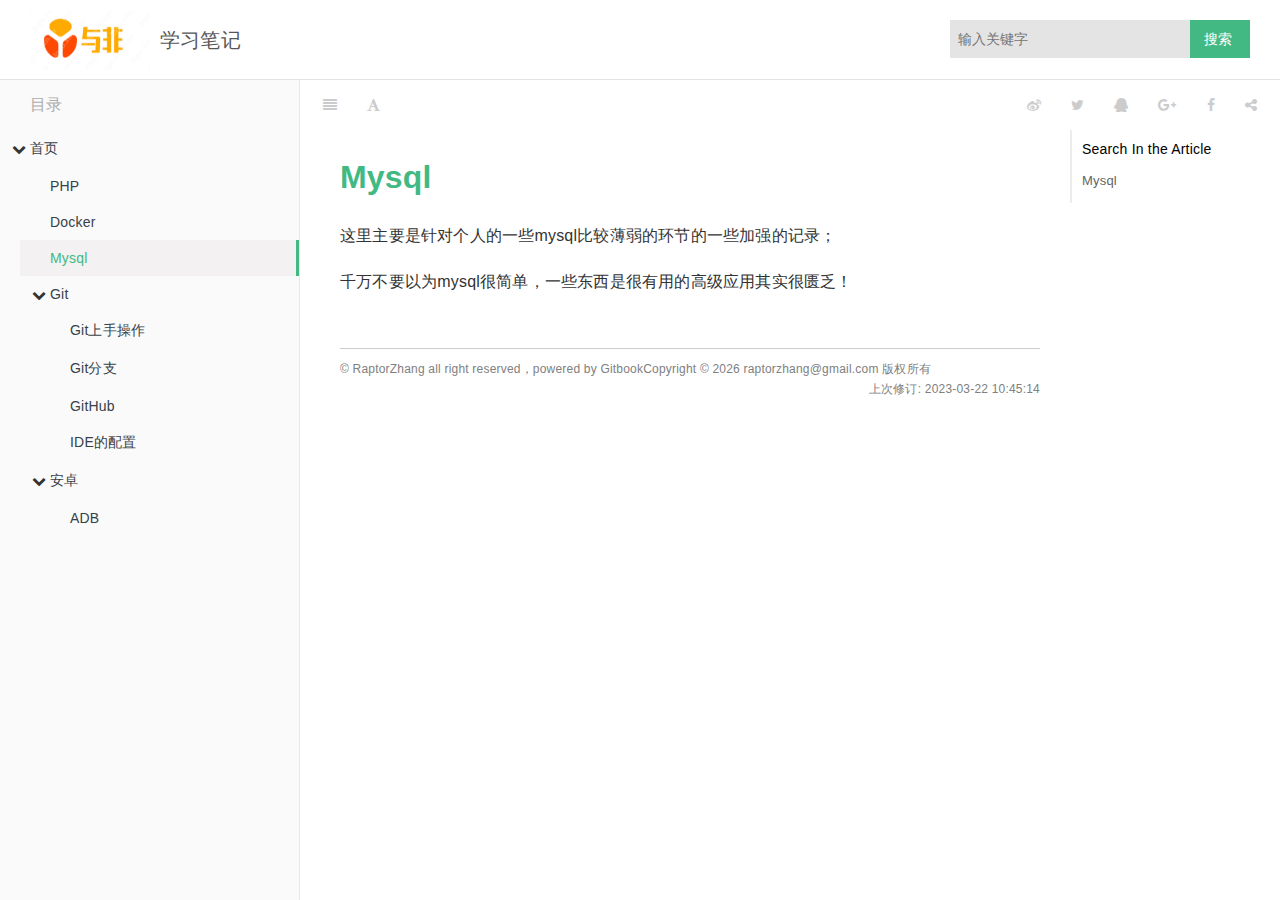
<file: mysql/index.html>
<!DOCTYPE HTML>
<html lang="" >
    <head>
        <meta charset="UTF-8">
        <meta content="text/html; charset=utf-8" http-equiv="Content-Type">
        <title>Mysql · 学习笔记</title>
        <meta http-equiv="X-UA-Compatible" content="IE=edge" />
        <meta name="description" content="">
        <meta name="generator" content="GitBook 3.2.3">
        <meta name="author" content="RaptorZhang">
        
        
    
    
    <link rel="stylesheet" href="../gitbook/style.css">

    
            
                
                <link rel="stylesheet" href="../gitbook/gitbook-plugin-search-pro/search.css">
                
            
                
                <link rel="stylesheet" href="../gitbook/gitbook-plugin-code/plugin.css">
                
            
                
                <link rel="stylesheet" href="../gitbook/gitbook-plugin-back-to-top-button/plugin.css">
                
            
                
                <link rel="stylesheet" href="../gitbook/gitbook-plugin-expandable-chapters/expandable-chapters.css">
                
            
                
                <link rel="stylesheet" href="../gitbook/gitbook-plugin-tbfed-pagefooter/footer.css">
                
            
                
                <link rel="stylesheet" href="../gitbook/gitbook-plugin-mermaid-gb3/mermaid/mermaid.css">
                
            
                
                <link rel="stylesheet" href="../gitbook/gitbook-plugin-highlight/website.css">
                
            
                
                <link rel="stylesheet" href="../gitbook/gitbook-plugin-fontsettings/website.css">
                
            
                
                <link rel="stylesheet" href="../gitbook/gitbook-plugin-theme-lou/lou.css">
                
            
        

    

    
        
    
        
    
        
    
        
    
        
    
        
    


    

        
    
    
    <meta name="HandheldFriendly" content="true"/>
    <meta name="viewport" content="width=device-width, initial-scale=1, user-scalable=no">
    <meta name="apple-mobile-web-app-capable" content="yes">
    <meta name="apple-mobile-web-app-status-bar-style" content="black">
    <link rel="apple-touch-icon-precomposed" sizes="152x152" href="../gitbook/images/apple-touch-icon-precomposed-152.png">
    <link rel="shortcut icon" href="../gitbook/images/favicon.ico" type="image/x-icon">

    
    <link rel="next" href="../git/" />
    
    
    <link rel="prev" href="../docker/" />
    

    </head>
    <body>
         

<div class="book">
  <div class="header-inner">
    <!-- LOGO -->
    <div class="logo"></div>
    <span class="title"></span>

    <!-- Search -->
    
<div id="book-search-input" role="search">
    <input type="text" placeholder="Type to search" />
</div>


    <!-- Nav -->
    <ul class="header-nav">
      
    </ul>
  </div>

  <div class="book-summary">
    <div class="book-summary-title">文档目录</div>
     
    <nav role="navigation">


<ul class="summary">
    
    

    

    
        
        
    
        <li class="chapter " data-level="1.1" data-path="../">
            
                <a href="../">
            
                    
                    首页
            
                </a>
            

            
            <ul class="articles">
                
    
        <li class="chapter " data-level="1.1.1" data-path="../php/">
            
                <a href="../php/">
            
                    
                    PHP
            
                </a>
            

            
        </li>
    
        <li class="chapter " data-level="1.1.2" data-path="../docker/">
            
                <a href="../docker/">
            
                    
                    Docker
            
                </a>
            

            
        </li>
    
        <li class="chapter active" data-level="1.1.3" data-path="./">
            
                <a href="./">
            
                    
                    Mysql
            
                </a>
            

            
        </li>
    
        <li class="chapter " data-level="1.1.4" data-path="../git/">
            
                <a href="../git/">
            
                    
                    Git
            
                </a>
            

            
            <ul class="articles">
                
    
        <li class="chapter " data-level="1.1.4.1" data-path="../git/start.html">
            
                <a href="../git/start.html">
            
                    
                    Git上手操作
            
                </a>
            

            
        </li>
    
        <li class="chapter " data-level="1.1.4.2" data-path="../git/fenzhi.html">
            
                <a href="../git/fenzhi.html">
            
                    
                    Git分支
            
                </a>
            

            
        </li>
    
        <li class="chapter " data-level="1.1.4.3" data-path="../git/github.html">
            
                <a href="../git/github.html">
            
                    
                    GitHub
            
                </a>
            

            
        </li>
    
        <li class="chapter " data-level="1.1.4.4" data-path="../git/ide.html">
            
                <a href="../git/ide.html">
            
                    
                    IDE的配置
            
                </a>
            

            
        </li>
    

            </ul>
            
        </li>
    
        <li class="chapter " data-level="1.1.5" data-path="../android/">
            
                <a href="../android/">
            
                    
                    安卓
            
                </a>
            

            
            <ul class="articles">
                
    
        <li class="chapter " data-level="1.1.5.1" data-path="../android/abb.html">
            
                <a href="../android/abb.html">
            
                    
                    ADB
            
                </a>
            

            
        </li>
    

            </ul>
            
        </li>
    

            </ul>
            
        </li>
    

    

    <li class="divider"></li>

    <li>
        <a href="https://www.gitbook.com" target="blank" class="gitbook-link">
            Published with GitBook
        </a>
    </li>
</ul>

</nav>
     
  </div>

  <!-- Content nav -->
  <div class="book-anchor">
    <div class="book-anchor-title"></div>

    <div class="book-anchor-body"></div>
  </div>

  <div class="book-body">
    
    <div class="body-inner">
       

<div class="book-header" role="navigation">
    

    <!-- Title -->
    <h1>
        <i class="fa fa-circle-o-notch fa-spin"></i>
        <a href=".." >Mysql</a>
    </h1>
</div>



      <div class="page-wrapper" tabindex="-1" role="main">
        <div class="page-inner">
          
<div id="book-search-results">
    <div class="search-noresults">
    
          <section class="normal markdown-section">
             <h1 id="mysql">Mysql</h1>
<p> &#x8FD9;&#x91CC;&#x4E3B;&#x8981;&#x662F;&#x9488;&#x5BF9;&#x4E2A;&#x4EBA;&#x7684;&#x4E00;&#x4E9B;mysql&#x6BD4;&#x8F83;&#x8584;&#x5F31;&#x7684;&#x73AF;&#x8282;&#x7684;&#x4E00;&#x4E9B;&#x52A0;&#x5F3A;&#x7684;&#x8BB0;&#x5F55;&#xFF1B;</p>
<p> &#x5343;&#x4E07;&#x4E0D;&#x8981;&#x4EE5;&#x4E3A;mysql&#x5F88;&#x7B80;&#x5355;&#xFF0C;&#x4E00;&#x4E9B;&#x4E1C;&#x897F;&#x662F;&#x5F88;&#x6709;&#x7528;&#x7684;&#x9AD8;&#x7EA7;&#x5E94;&#x7528;&#x5176;&#x5B9E;&#x5F88;&#x532E;&#x4E4F;&#xFF01; </p>
<footer class="page-footer"><span class="copyright">&#xA9; RaptorZhang  all right reserved&#xFF0C;powered by Gitbook</span><span class="footer-modification">&#x4E0A;&#x6B21;&#x4FEE;&#x8BA2;:
2023-03-22 10:45:14
</span></footer> 
          </section>
          
    </div>
    <div class="search-results">
        <div class="has-results">
            
            <h1 class="search-results-title"><span class='search-results-count'></span> results matching "<span class='search-query'></span>"</h1>
            <ul class="search-results-list"></ul>
            
        </div>
        <div class="no-results">
            
            <h1 class="search-results-title">No results matching "<span class='search-query'></span>"</h1>
            
        </div>
    </div>
</div>
 
          <div class="book-footer">
             
          </div>
          
        </div>
      </div>
      
    </div>

     
    <a
      href="../docker/"
      class="
        navigation navigation-prev
        
      "
      aria-label="Previous page: Docker"
    >
      <i class="fa fa-angle-left"></i>
    </a>
     
    <a
      href="../git/"
      class="
        navigation navigation-next
        
      "
      aria-label="Next page: Git"
    >
      <i class="fa fa-angle-right"></i>
    </a>
      
  </div>
  <script>
    function showModal() {
      document.getElementsByClassName("mask")[0].style.display = "block";
      document.getElementsByClassName("donate-modal")[0].style.display =
        "block";
    }
    // 切换赞赏码
    function showDonateImg(num) {
      let alipay = "";
      let wxpay = ""
      if(num){
        wxpay = "hidden"
      }else{
        alipay = "hidden"
      }
      document.getElementById("wxpay-code").hidden = wxpay;
      document.getElementById("alipay-code").hidden = alipay;
      document.getElementsByName("pay-way")[num].checked = "checked";
    }

    // 关闭赞赏框
    function closeDonateModal() {
      document.getElementsByClassName("mask")[0].style.display = "none";
      document.getElementsByClassName("donate-modal")[0].style.display = "none";
    }

    var gitbook = gitbook || [];
    gitbook.push(function () {
      gitbook.page.hasChanged({"page":{"title":"Mysql","level":"1.1.3","depth":2,"next":{"title":"Git","level":"1.1.4","depth":2,"path":"git/index.md","ref":"git/index.md","articles":[{"title":"Git上手操作","level":"1.1.4.1","depth":3,"path":"git/start.md","ref":"git/start.md","articles":[]},{"title":"Git分支","level":"1.1.4.2","depth":3,"path":"git/fenzhi.md","ref":"git/fenzhi.md","articles":[]},{"title":"GitHub","level":"1.1.4.3","depth":3,"path":"git/github.md","ref":"git/github.md","articles":[]},{"title":"IDE的配置","level":"1.1.4.4","depth":3,"path":"git/ide.md","ref":"git/ide.md","articles":[]}]},"previous":{"title":"Docker","level":"1.1.2","depth":2,"path":"docker/index.md","ref":"docker/index.md","articles":[]},"dir":"ltr"},"config":{"plugins":["-lunr","-search","search-pro","code","back-to-top-button","expandable-chapters","tbfed-pagefooter","-sharing","sharing-plus","mermaid-gb3","theme-lou"],"styles":{"website":"styles/website.css","pdf":"styles/pdf.css","epub":"styles/epub.css","mobi":"styles/mobi.css","ebook":"styles/ebook.css","print":"styles/print.css"},"pluginsConfig":{"tbfed-pagefooter":{"copyright":"&copy RaptorZhang ","modify_label":"上次修订:","modify_format":"YYYY-MM-DD HH:mm:ss"},"search-pro":{},"sharing-plus":{"qq":false,"all":["facebook","google","twitter","instapaper","linkedin","pocket","stumbleupon"],"douban":false,"facebook":true,"weibo":false,"instapaper":false,"whatsapp":false,"hatenaBookmark":false,"twitter":true,"messenger":false,"line":false,"vk":false,"pocket":true,"google":false,"viber":false,"stumbleupon":false,"qzone":false,"linkedin":false},"code":{"copyButtons":true},"theme-lou":{"hide-elements":[".summary .gitbook-link",".summary .divider"],"color":"#42b983","book-anchor-title":"Search In the Article","copyright":{"author":"raptorzhang@gmail.com"},"forbidCopy":true,"logo":"./images/logo.png","book-summary-title":"目录","search-placeholder":"输入关键字","favicon":"./favicon.ico"},"fontsettings":{"theme":"white","family":"sans","size":2},"highlight":{},"mermaid-gb3":{},"back-to-top-button":{},"sharing":{"facebook":true,"google":true,"qq":true,"twitter":true,"weibo":true,"all":["facebook","google","twitter","weibo","instapaper","linkedin","qq","whatsapp"]},"theme-default":{"styles":{"website":"styles/website.css","pdf":"styles/pdf.css","epub":"styles/epub.css","mobi":"styles/mobi.css","ebook":"styles/ebook.css","print":"styles/print.css"},"showLevel":false},"expandable-chapters":{}},"theme":"default","author":"RaptorZhang","lang":"zh-cn","pdf":{"pageNumbers":true,"fontSize":12,"fontFamily":"Arial","paperSize":"a4","chapterMark":"pagebreak","pageBreaksBefore":"/","margin":{"right":62,"left":62,"top":56,"bottom":56}},"structure":{"langs":"LANGS.md","readme":"README.md","glossary":"GLOSSARY.md","summary":"SUMMARY.md"},"isbn":"","variables":{"themeLou":{"footer":{}}},"title":"学习笔记","links":{},"gitbook":"*","description":"张磊的学习笔记,主要书学习上的一些记录的东西"},"file":{"path":"mysql/index.md","mtime":"2023-03-22T02:45:14.447Z","type":"markdown"},"gitbook":{"version":"3.2.3","time":"2023-03-27T18:57:49.084Z"},"basePath":"..","book":{"language":""}});
    });
  </script>
</div>

        
    
    <script src="../gitbook/gitbook.js"></script>
    <script src="../gitbook/theme.js"></script>
    
        
        <script src="../gitbook/gitbook-plugin-search-pro/jquery.mark.min.js"></script>
        
    
        
        <script src="../gitbook/gitbook-plugin-search-pro/search.js"></script>
        
    
        
        <script src="../gitbook/gitbook-plugin-code/plugin.js"></script>
        
    
        
        <script src="../gitbook/gitbook-plugin-back-to-top-button/plugin.js"></script>
        
    
        
        <script src="../gitbook/gitbook-plugin-expandable-chapters/expandable-chapters.js"></script>
        
    
        
        <script src="../gitbook/gitbook-plugin-sharing-plus/buttons.js"></script>
        
    
        
        <script src="../gitbook/gitbook-plugin-mermaid-gb3/book/plugin.js"></script>
        
    
        
        <script src="../gitbook/gitbook-plugin-fontsettings/fontsettings.js"></script>
        
    
        
        <script src="../gitbook/gitbook-plugin-theme-lou/lou.js"></script>
        
    

    <script src="../gitbook/gitbook-plugin-mermaid-gb3/mermaid/mermaid.min.js"></script>

    </body>
</html>
</file>
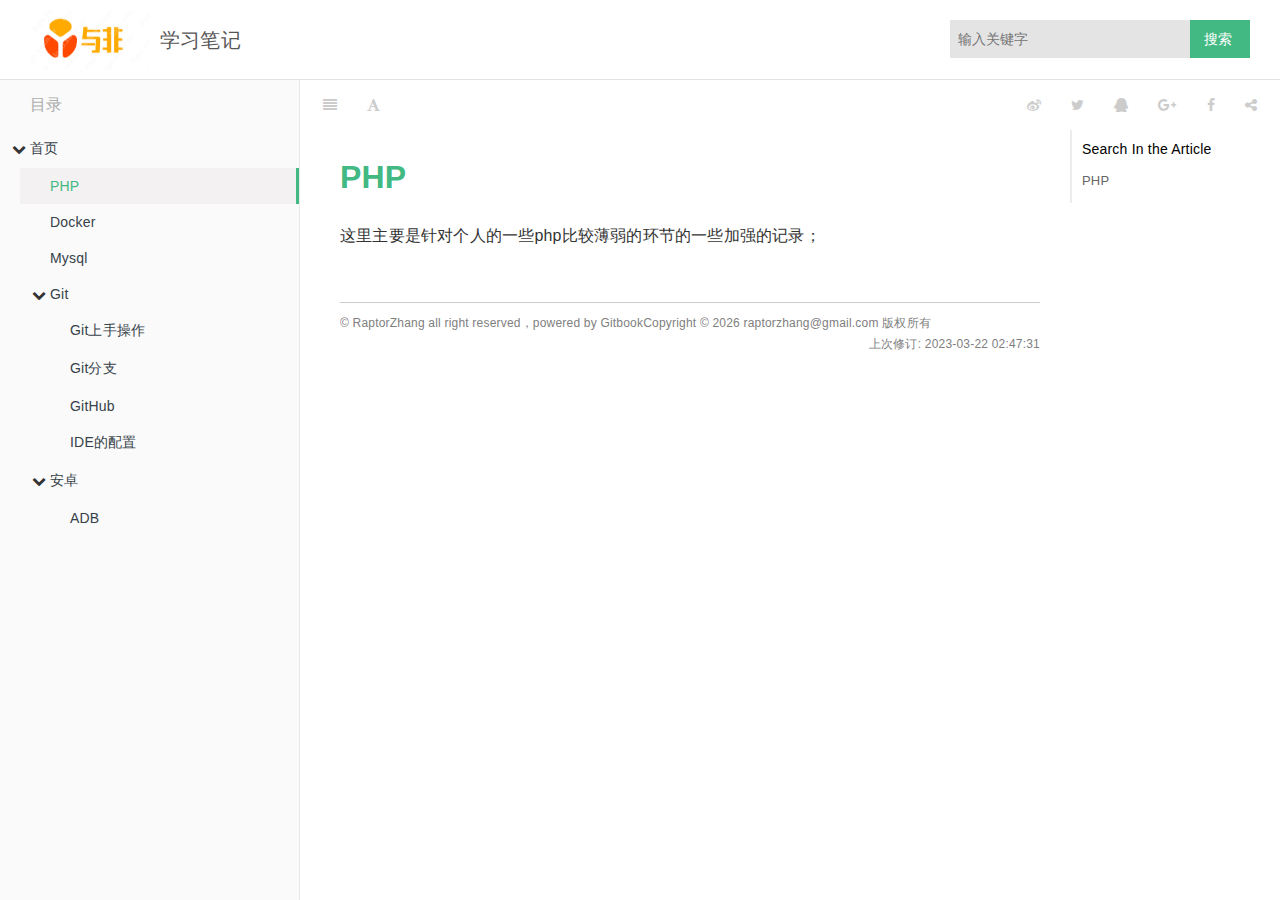
<file: php/index.html>
<!DOCTYPE HTML>
<html lang="" >
    <head>
        <meta charset="UTF-8">
        <meta content="text/html; charset=utf-8" http-equiv="Content-Type">
        <title>PHP · 学习笔记</title>
        <meta http-equiv="X-UA-Compatible" content="IE=edge" />
        <meta name="description" content="">
        <meta name="generator" content="GitBook 3.2.3">
        <meta name="author" content="RaptorZhang">
        
        
    
    
    <link rel="stylesheet" href="../gitbook/style.css">

    
            
                
                <link rel="stylesheet" href="../gitbook/gitbook-plugin-search-pro/search.css">
                
            
                
                <link rel="stylesheet" href="../gitbook/gitbook-plugin-code/plugin.css">
                
            
                
                <link rel="stylesheet" href="../gitbook/gitbook-plugin-back-to-top-button/plugin.css">
                
            
                
                <link rel="stylesheet" href="../gitbook/gitbook-plugin-expandable-chapters/expandable-chapters.css">
                
            
                
                <link rel="stylesheet" href="../gitbook/gitbook-plugin-tbfed-pagefooter/footer.css">
                
            
                
                <link rel="stylesheet" href="../gitbook/gitbook-plugin-mermaid-gb3/mermaid/mermaid.css">
                
            
                
                <link rel="stylesheet" href="../gitbook/gitbook-plugin-highlight/website.css">
                
            
                
                <link rel="stylesheet" href="../gitbook/gitbook-plugin-fontsettings/website.css">
                
            
                
                <link rel="stylesheet" href="../gitbook/gitbook-plugin-theme-lou/lou.css">
                
            
        

    

    
        
    
        
    
        
    
        
    
        
    
        
    


    

        
    
    
    <meta name="HandheldFriendly" content="true"/>
    <meta name="viewport" content="width=device-width, initial-scale=1, user-scalable=no">
    <meta name="apple-mobile-web-app-capable" content="yes">
    <meta name="apple-mobile-web-app-status-bar-style" content="black">
    <link rel="apple-touch-icon-precomposed" sizes="152x152" href="../gitbook/images/apple-touch-icon-precomposed-152.png">
    <link rel="shortcut icon" href="../gitbook/images/favicon.ico" type="image/x-icon">

    
    <link rel="next" href="../docker/" />
    
    
    <link rel="prev" href="../" />
    

    </head>
    <body>
         

<div class="book">
  <div class="header-inner">
    <!-- LOGO -->
    <div class="logo"></div>
    <span class="title"></span>

    <!-- Search -->
    
<div id="book-search-input" role="search">
    <input type="text" placeholder="Type to search" />
</div>


    <!-- Nav -->
    <ul class="header-nav">
      
    </ul>
  </div>

  <div class="book-summary">
    <div class="book-summary-title">文档目录</div>
     
    <nav role="navigation">


<ul class="summary">
    
    

    

    
        
        
    
        <li class="chapter " data-level="1.1" data-path="../">
            
                <a href="../">
            
                    
                    首页
            
                </a>
            

            
            <ul class="articles">
                
    
        <li class="chapter active" data-level="1.1.1" data-path="./">
            
                <a href="./">
            
                    
                    PHP
            
                </a>
            

            
        </li>
    
        <li class="chapter " data-level="1.1.2" data-path="../docker/">
            
                <a href="../docker/">
            
                    
                    Docker
            
                </a>
            

            
        </li>
    
        <li class="chapter " data-level="1.1.3" data-path="../mysql/">
            
                <a href="../mysql/">
            
                    
                    Mysql
            
                </a>
            

            
        </li>
    
        <li class="chapter " data-level="1.1.4" data-path="../git/">
            
                <a href="../git/">
            
                    
                    Git
            
                </a>
            

            
            <ul class="articles">
                
    
        <li class="chapter " data-level="1.1.4.1" data-path="../git/start.html">
            
                <a href="../git/start.html">
            
                    
                    Git上手操作
            
                </a>
            

            
        </li>
    
        <li class="chapter " data-level="1.1.4.2" data-path="../git/fenzhi.html">
            
                <a href="../git/fenzhi.html">
            
                    
                    Git分支
            
                </a>
            

            
        </li>
    
        <li class="chapter " data-level="1.1.4.3" data-path="../git/github.html">
            
                <a href="../git/github.html">
            
                    
                    GitHub
            
                </a>
            

            
        </li>
    
        <li class="chapter " data-level="1.1.4.4" data-path="../git/ide.html">
            
                <a href="../git/ide.html">
            
                    
                    IDE的配置
            
                </a>
            

            
        </li>
    

            </ul>
            
        </li>
    
        <li class="chapter " data-level="1.1.5" data-path="../android/">
            
                <a href="../android/">
            
                    
                    安卓
            
                </a>
            

            
            <ul class="articles">
                
    
        <li class="chapter " data-level="1.1.5.1" data-path="../android/abb.html">
            
                <a href="../android/abb.html">
            
                    
                    ADB
            
                </a>
            

            
        </li>
    

            </ul>
            
        </li>
    

            </ul>
            
        </li>
    

    

    <li class="divider"></li>

    <li>
        <a href="https://www.gitbook.com" target="blank" class="gitbook-link">
            Published with GitBook
        </a>
    </li>
</ul>

</nav>
     
  </div>

  <!-- Content nav -->
  <div class="book-anchor">
    <div class="book-anchor-title"></div>

    <div class="book-anchor-body"></div>
  </div>

  <div class="book-body">
    
    <div class="body-inner">
       

<div class="book-header" role="navigation">
    

    <!-- Title -->
    <h1>
        <i class="fa fa-circle-o-notch fa-spin"></i>
        <a href=".." >PHP</a>
    </h1>
</div>



      <div class="page-wrapper" tabindex="-1" role="main">
        <div class="page-inner">
          
<div id="book-search-results">
    <div class="search-noresults">
    
          <section class="normal markdown-section">
             <h1 id="php">PHP</h1>
<p> &#x8FD9;&#x91CC;&#x4E3B;&#x8981;&#x662F;&#x9488;&#x5BF9;&#x4E2A;&#x4EBA;&#x7684;&#x4E00;&#x4E9B;php&#x6BD4;&#x8F83;&#x8584;&#x5F31;&#x7684;&#x73AF;&#x8282;&#x7684;&#x4E00;&#x4E9B;&#x52A0;&#x5F3A;&#x7684;&#x8BB0;&#x5F55;&#xFF1B; </p>
<footer class="page-footer"><span class="copyright">&#xA9; RaptorZhang  all right reserved&#xFF0C;powered by Gitbook</span><span class="footer-modification">&#x4E0A;&#x6B21;&#x4FEE;&#x8BA2;:
2023-03-22 02:47:31
</span></footer> 
          </section>
          
    </div>
    <div class="search-results">
        <div class="has-results">
            
            <h1 class="search-results-title"><span class='search-results-count'></span> results matching "<span class='search-query'></span>"</h1>
            <ul class="search-results-list"></ul>
            
        </div>
        <div class="no-results">
            
            <h1 class="search-results-title">No results matching "<span class='search-query'></span>"</h1>
            
        </div>
    </div>
</div>
 
          <div class="book-footer">
             
          </div>
          
        </div>
      </div>
      
    </div>

     
    <a
      href="../"
      class="
        navigation navigation-prev
        
      "
      aria-label="Previous page: 首页"
    >
      <i class="fa fa-angle-left"></i>
    </a>
     
    <a
      href="../docker/"
      class="
        navigation navigation-next
        
      "
      aria-label="Next page: Docker"
    >
      <i class="fa fa-angle-right"></i>
    </a>
      
  </div>
  <script>
    function showModal() {
      document.getElementsByClassName("mask")[0].style.display = "block";
      document.getElementsByClassName("donate-modal")[0].style.display =
        "block";
    }
    // 切换赞赏码
    function showDonateImg(num) {
      let alipay = "";
      let wxpay = ""
      if(num){
        wxpay = "hidden"
      }else{
        alipay = "hidden"
      }
      document.getElementById("wxpay-code").hidden = wxpay;
      document.getElementById("alipay-code").hidden = alipay;
      document.getElementsByName("pay-way")[num].checked = "checked";
    }

    // 关闭赞赏框
    function closeDonateModal() {
      document.getElementsByClassName("mask")[0].style.display = "none";
      document.getElementsByClassName("donate-modal")[0].style.display = "none";
    }

    var gitbook = gitbook || [];
    gitbook.push(function () {
      gitbook.page.hasChanged({"page":{"title":"PHP","level":"1.1.1","depth":2,"next":{"title":"Docker","level":"1.1.2","depth":2,"path":"docker/index.md","ref":"docker/index.md","articles":[]},"previous":{"title":"首页","level":"1.1","depth":1,"path":"README.md","ref":"README.md","articles":[{"title":"PHP","level":"1.1.1","depth":2,"path":"php/index.md","ref":"php/index.md","articles":[]},{"title":"Docker","level":"1.1.2","depth":2,"path":"docker/index.md","ref":"docker/index.md","articles":[]},{"title":"Mysql","level":"1.1.3","depth":2,"path":"mysql/index.md","ref":"mysql/index.md","articles":[]},{"title":"Git","level":"1.1.4","depth":2,"path":"git/index.md","ref":"git/index.md","articles":[{"title":"Git上手操作","level":"1.1.4.1","depth":3,"path":"git/start.md","ref":"git/start.md","articles":[]},{"title":"Git分支","level":"1.1.4.2","depth":3,"path":"git/fenzhi.md","ref":"git/fenzhi.md","articles":[]},{"title":"GitHub","level":"1.1.4.3","depth":3,"path":"git/github.md","ref":"git/github.md","articles":[]},{"title":"IDE的配置","level":"1.1.4.4","depth":3,"path":"git/ide.md","ref":"git/ide.md","articles":[]}]},{"title":"安卓","level":"1.1.5","depth":2,"path":"android/index.md","ref":"android/index.md","articles":[{"title":"ADB","level":"1.1.5.1","depth":3,"path":"android/abb.md","ref":"android/abb.md","articles":[]}]}]},"dir":"ltr"},"config":{"plugins":["-lunr","-search","search-pro","code","back-to-top-button","expandable-chapters","tbfed-pagefooter","-sharing","sharing-plus","mermaid-gb3","theme-lou"],"styles":{"website":"styles/website.css","pdf":"styles/pdf.css","epub":"styles/epub.css","mobi":"styles/mobi.css","ebook":"styles/ebook.css","print":"styles/print.css"},"pluginsConfig":{"tbfed-pagefooter":{"copyright":"&copy RaptorZhang ","modify_label":"上次修订:","modify_format":"YYYY-MM-DD HH:mm:ss"},"search-pro":{},"sharing-plus":{"qq":false,"all":["facebook","google","twitter","instapaper","linkedin","pocket","stumbleupon"],"douban":false,"facebook":true,"weibo":false,"instapaper":false,"whatsapp":false,"hatenaBookmark":false,"twitter":true,"messenger":false,"line":false,"vk":false,"pocket":true,"google":false,"viber":false,"stumbleupon":false,"qzone":false,"linkedin":false},"code":{"copyButtons":true},"theme-lou":{"hide-elements":[".summary .gitbook-link",".summary .divider"],"color":"#42b983","book-anchor-title":"Search In the Article","copyright":{"author":"raptorzhang@gmail.com"},"forbidCopy":true,"logo":"./images/logo.png","book-summary-title":"目录","search-placeholder":"输入关键字","favicon":"./favicon.ico"},"fontsettings":{"theme":"white","family":"sans","size":2},"highlight":{},"mermaid-gb3":{},"back-to-top-button":{},"sharing":{"facebook":true,"google":true,"qq":true,"twitter":true,"weibo":true,"all":["facebook","google","twitter","weibo","instapaper","linkedin","qq","whatsapp"]},"theme-default":{"styles":{"website":"styles/website.css","pdf":"styles/pdf.css","epub":"styles/epub.css","mobi":"styles/mobi.css","ebook":"styles/ebook.css","print":"styles/print.css"},"showLevel":false},"expandable-chapters":{}},"theme":"default","author":"RaptorZhang","lang":"zh-cn","pdf":{"pageNumbers":true,"fontSize":12,"fontFamily":"Arial","paperSize":"a4","chapterMark":"pagebreak","pageBreaksBefore":"/","margin":{"right":62,"left":62,"top":56,"bottom":56}},"structure":{"langs":"LANGS.md","readme":"README.md","glossary":"GLOSSARY.md","summary":"SUMMARY.md"},"isbn":"","variables":{"themeLou":{"footer":{}}},"title":"学习笔记","links":{},"gitbook":"*","description":"张磊的学习笔记,主要书学习上的一些记录的东西"},"file":{"path":"php/index.md","mtime":"2023-03-21T18:47:31.212Z","type":"markdown"},"gitbook":{"version":"3.2.3","time":"2023-03-27T18:57:49.084Z"},"basePath":"..","book":{"language":""}});
    });
  </script>
</div>

        
    
    <script src="../gitbook/gitbook.js"></script>
    <script src="../gitbook/theme.js"></script>
    
        
        <script src="../gitbook/gitbook-plugin-search-pro/jquery.mark.min.js"></script>
        
    
        
        <script src="../gitbook/gitbook-plugin-search-pro/search.js"></script>
        
    
        
        <script src="../gitbook/gitbook-plugin-code/plugin.js"></script>
        
    
        
        <script src="../gitbook/gitbook-plugin-back-to-top-button/plugin.js"></script>
        
    
        
        <script src="../gitbook/gitbook-plugin-expandable-chapters/expandable-chapters.js"></script>
        
    
        
        <script src="../gitbook/gitbook-plugin-sharing-plus/buttons.js"></script>
        
    
        
        <script src="../gitbook/gitbook-plugin-mermaid-gb3/book/plugin.js"></script>
        
    
        
        <script src="../gitbook/gitbook-plugin-fontsettings/fontsettings.js"></script>
        
    
        
        <script src="../gitbook/gitbook-plugin-theme-lou/lou.js"></script>
        
    

    <script src="../gitbook/gitbook-plugin-mermaid-gb3/mermaid/mermaid.min.js"></script>

    </body>
</html>
</file>
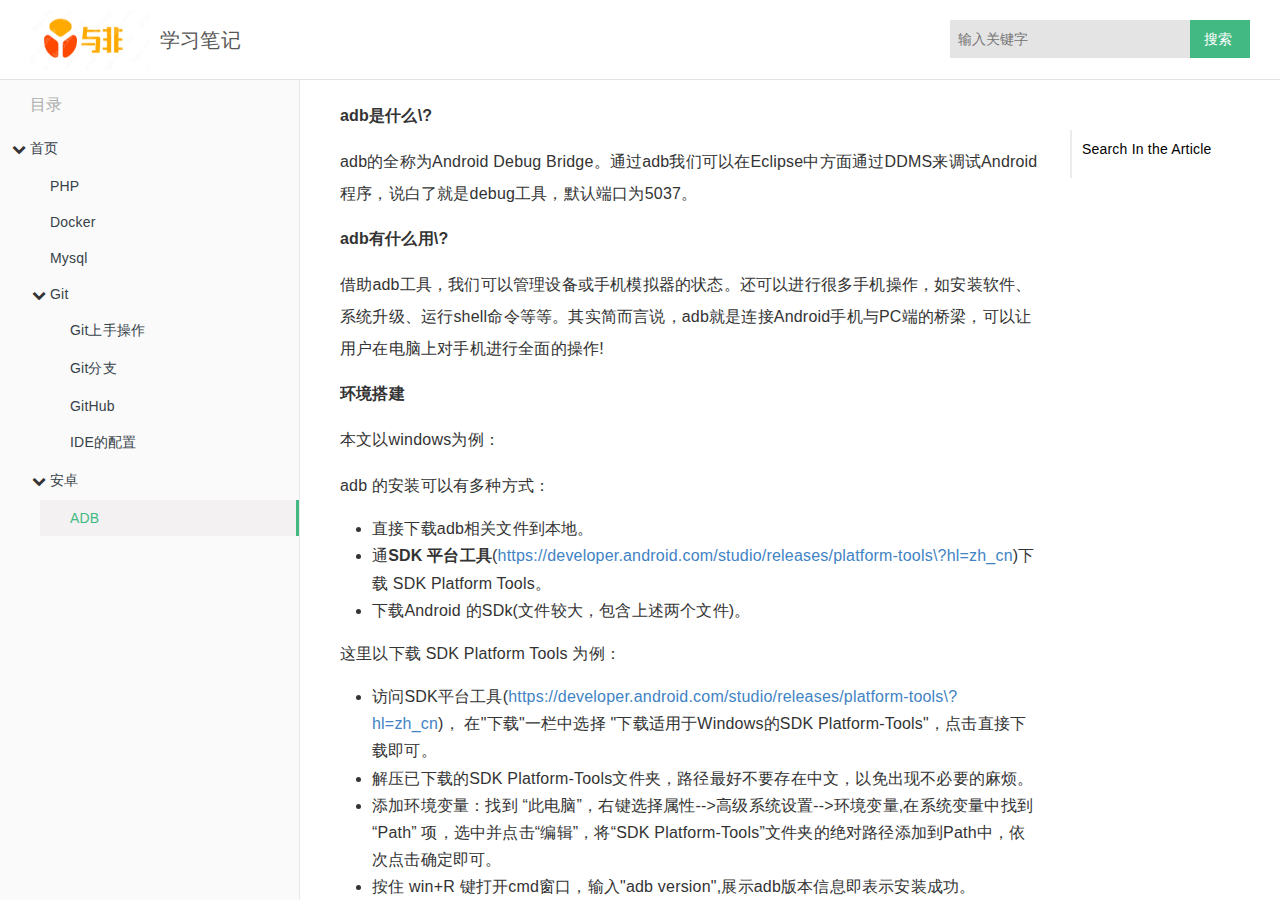
<file: android/abb.html>
<!DOCTYPE HTML>
<html lang="" >
    <head>
        <meta charset="UTF-8">
        <meta content="text/html; charset=utf-8" http-equiv="Content-Type">
        <title>ADB · 学习笔记</title>
        <meta http-equiv="X-UA-Compatible" content="IE=edge" />
        <meta name="description" content="">
        <meta name="generator" content="GitBook 3.2.3">
        <meta name="author" content="RaptorZhang">
        
        
    
    
    <link rel="stylesheet" href="../gitbook/style.css">

    
            
                
                <link rel="stylesheet" href="../gitbook/gitbook-plugin-search-pro/search.css">
                
            
                
                <link rel="stylesheet" href="../gitbook/gitbook-plugin-code/plugin.css">
                
            
                
                <link rel="stylesheet" href="../gitbook/gitbook-plugin-back-to-top-button/plugin.css">
                
            
                
                <link rel="stylesheet" href="../gitbook/gitbook-plugin-expandable-chapters/expandable-chapters.css">
                
            
                
                <link rel="stylesheet" href="../gitbook/gitbook-plugin-tbfed-pagefooter/footer.css">
                
            
                
                <link rel="stylesheet" href="../gitbook/gitbook-plugin-mermaid-gb3/mermaid/mermaid.css">
                
            
                
                <link rel="stylesheet" href="../gitbook/gitbook-plugin-highlight/website.css">
                
            
                
                <link rel="stylesheet" href="../gitbook/gitbook-plugin-fontsettings/website.css">
                
            
                
                <link rel="stylesheet" href="../gitbook/gitbook-plugin-theme-lou/lou.css">
                
            
        

    

    
        
    
        
    
        
    
        
    
        
    
        
    


    

        
    
    
    <meta name="HandheldFriendly" content="true"/>
    <meta name="viewport" content="width=device-width, initial-scale=1, user-scalable=no">
    <meta name="apple-mobile-web-app-capable" content="yes">
    <meta name="apple-mobile-web-app-status-bar-style" content="black">
    <link rel="apple-touch-icon-precomposed" sizes="152x152" href="../gitbook/images/apple-touch-icon-precomposed-152.png">
    <link rel="shortcut icon" href="../gitbook/images/favicon.ico" type="image/x-icon">

    
    
    <link rel="prev" href="./" />
    

    </head>
    <body>
         

<div class="book">
  <div class="header-inner">
    <!-- LOGO -->
    <div class="logo"></div>
    <span class="title"></span>

    <!-- Search -->
    
<div id="book-search-input" role="search">
    <input type="text" placeholder="Type to search" />
</div>


    <!-- Nav -->
    <ul class="header-nav">
      
    </ul>
  </div>

  <div class="book-summary">
    <div class="book-summary-title">文档目录</div>
     
    <nav role="navigation">


<ul class="summary">
    
    

    

    
        
        
    
        <li class="chapter " data-level="1.1" data-path="../">
            
                <a href="../">
            
                    
                    首页
            
                </a>
            

            
            <ul class="articles">
                
    
        <li class="chapter " data-level="1.1.1" data-path="../php/">
            
                <a href="../php/">
            
                    
                    PHP
            
                </a>
            

            
        </li>
    
        <li class="chapter " data-level="1.1.2" data-path="../docker/">
            
                <a href="../docker/">
            
                    
                    Docker
            
                </a>
            

            
        </li>
    
        <li class="chapter " data-level="1.1.3" data-path="../mysql/">
            
                <a href="../mysql/">
            
                    
                    Mysql
            
                </a>
            

            
        </li>
    
        <li class="chapter " data-level="1.1.4" data-path="../git/">
            
                <a href="../git/">
            
                    
                    Git
            
                </a>
            

            
            <ul class="articles">
                
    
        <li class="chapter " data-level="1.1.4.1" data-path="../git/start.html">
            
                <a href="../git/start.html">
            
                    
                    Git上手操作
            
                </a>
            

            
        </li>
    
        <li class="chapter " data-level="1.1.4.2" data-path="../git/fenzhi.html">
            
                <a href="../git/fenzhi.html">
            
                    
                    Git分支
            
                </a>
            

            
        </li>
    
        <li class="chapter " data-level="1.1.4.3" data-path="../git/github.html">
            
                <a href="../git/github.html">
            
                    
                    GitHub
            
                </a>
            

            
        </li>
    
        <li class="chapter " data-level="1.1.4.4" data-path="../git/ide.html">
            
                <a href="../git/ide.html">
            
                    
                    IDE的配置
            
                </a>
            

            
        </li>
    

            </ul>
            
        </li>
    
        <li class="chapter " data-level="1.1.5" data-path="./">
            
                <a href="./">
            
                    
                    安卓
            
                </a>
            

            
            <ul class="articles">
                
    
        <li class="chapter active" data-level="1.1.5.1" data-path="abb.html">
            
                <a href="abb.html">
            
                    
                    ADB
            
                </a>
            

            
        </li>
    

            </ul>
            
        </li>
    

            </ul>
            
        </li>
    

    

    <li class="divider"></li>

    <li>
        <a href="https://www.gitbook.com" target="blank" class="gitbook-link">
            Published with GitBook
        </a>
    </li>
</ul>

</nav>
     
  </div>

  <!-- Content nav -->
  <div class="book-anchor">
    <div class="book-anchor-title"></div>

    <div class="book-anchor-body"></div>
  </div>

  <div class="book-body">
    
    <div class="body-inner">
       

<div class="book-header" role="navigation">
    

    <!-- Title -->
    <h1>
        <i class="fa fa-circle-o-notch fa-spin"></i>
        <a href=".." >ADB</a>
    </h1>
</div>



      <div class="page-wrapper" tabindex="-1" role="main">
        <div class="page-inner">
          
<div id="book-search-results">
    <div class="search-noresults">
    
          <section class="normal markdown-section">
             <p><strong>adb&#x662F;&#x4EC0;&#x4E48;\?</strong></p>
<p>adb&#x7684;&#x5168;&#x79F0;&#x4E3A;Android Debug Bridge&#x3002;&#x901A;&#x8FC7;adb&#x6211;&#x4EEC;&#x53EF;&#x4EE5;&#x5728;Eclipse&#x4E2D;&#x65B9;&#x9762;&#x901A;&#x8FC7;DDMS&#x6765;&#x8C03;&#x8BD5;Android&#x7A0B;&#x5E8F;&#xFF0C;&#x8BF4;&#x767D;&#x4E86;&#x5C31;&#x662F;debug&#x5DE5;&#x5177;&#xFF0C;&#x9ED8;&#x8BA4;&#x7AEF;&#x53E3;&#x4E3A;5037&#x3002;</p>
<p><strong>adb&#x6709;&#x4EC0;&#x4E48;&#x7528;\?</strong></p>
<p>&#x501F;&#x52A9;adb&#x5DE5;&#x5177;&#xFF0C;&#x6211;&#x4EEC;&#x53EF;&#x4EE5;&#x7BA1;&#x7406;&#x8BBE;&#x5907;&#x6216;&#x624B;&#x673A;&#x6A21;&#x62DF;&#x5668;&#x7684;&#x72B6;&#x6001;&#x3002;&#x8FD8;&#x53EF;&#x4EE5;&#x8FDB;&#x884C;&#x5F88;&#x591A;&#x624B;&#x673A;&#x64CD;&#x4F5C;&#xFF0C;&#x5982;&#x5B89;&#x88C5;&#x8F6F;&#x4EF6;&#x3001;&#x7CFB;&#x7EDF;&#x5347;&#x7EA7;&#x3001;&#x8FD0;&#x884C;shell&#x547D;&#x4EE4;&#x7B49;&#x7B49;&#x3002;&#x5176;&#x5B9E;&#x7B80;&#x800C;&#x8A00;&#x8BF4;&#xFF0C;adb&#x5C31;&#x662F;&#x8FDE;&#x63A5;Android&#x624B;&#x673A;&#x4E0E;PC&#x7AEF;&#x7684;&#x6865;&#x6881;&#xFF0C;&#x53EF;&#x4EE5;&#x8BA9;&#x7528;&#x6237;&#x5728;&#x7535;&#x8111;&#x4E0A;&#x5BF9;&#x624B;&#x673A;&#x8FDB;&#x884C;&#x5168;&#x9762;&#x7684;&#x64CD;&#x4F5C;!</p>
<p><strong>&#x73AF;&#x5883;&#x642D;&#x5EFA;</strong></p>
<p>&#x672C;&#x6587;&#x4EE5;windows&#x4E3A;&#x4F8B;&#xFF1A;</p>
<p>adb &#x7684;&#x5B89;&#x88C5;&#x53EF;&#x4EE5;&#x6709;&#x591A;&#x79CD;&#x65B9;&#x5F0F;&#xFF1A;</p>
<ul>
<li>&#x76F4;&#x63A5;&#x4E0B;&#x8F7D;adb&#x76F8;&#x5173;&#x6587;&#x4EF6;&#x5230;&#x672C;&#x5730;&#x3002;</li>
<li>&#x901A;<strong>SDK &#x5E73;&#x53F0;&#x5DE5;&#x5177;</strong>(<a href="https://developer.android.com/studio/releases/platform-tools\?hl=zh\_cn" target="_blank">https://developer.android.com/studio/releases/platform-tools\?hl=zh_cn</a>)&#x4E0B;&#x8F7D; SDK Platform Tools&#x3002;</li>
<li>&#x4E0B;&#x8F7D;Android &#x7684;SDk(&#x6587;&#x4EF6;&#x8F83;&#x5927;&#xFF0C;&#x5305;&#x542B;&#x4E0A;&#x8FF0;&#x4E24;&#x4E2A;&#x6587;&#x4EF6;)&#x3002;</li>
</ul>
<p>&#x8FD9;&#x91CC;&#x4EE5;&#x4E0B;&#x8F7D; SDK Platform Tools &#x4E3A;&#x4F8B;&#xFF1A;</p>
<ul>
<li>&#x8BBF;&#x95EE;SDK&#x5E73;&#x53F0;&#x5DE5;&#x5177;(<a href="https://developer.android.com/studio/releases/platform-tools\?hl=zh\_cn" target="_blank">https://developer.android.com/studio/releases/platform-tools\?hl=zh_cn</a>)&#xFF0C; &#x5728;&quot;&#x4E0B;&#x8F7D;&quot;&#x4E00;&#x680F;&#x4E2D;&#x9009;&#x62E9; &quot;&#x4E0B;&#x8F7D;&#x9002;&#x7528;&#x4E8E;Windows&#x7684;SDK Platform-Tools&quot;&#xFF0C;&#x70B9;&#x51FB;&#x76F4;&#x63A5;&#x4E0B;&#x8F7D;&#x5373;&#x53EF;&#x3002;</li>
<li>&#x89E3;&#x538B;&#x5DF2;&#x4E0B;&#x8F7D;&#x7684;SDK Platform-Tools&#x6587;&#x4EF6;&#x5939;&#xFF0C;&#x8DEF;&#x5F84;&#x6700;&#x597D;&#x4E0D;&#x8981;&#x5B58;&#x5728;&#x4E2D;&#x6587;&#xFF0C;&#x4EE5;&#x514D;&#x51FA;&#x73B0;&#x4E0D;&#x5FC5;&#x8981;&#x7684;&#x9EBB;&#x70E6;&#x3002;</li>
<li>&#x6DFB;&#x52A0;&#x73AF;&#x5883;&#x53D8;&#x91CF;&#xFF1A;&#x627E;&#x5230; &#x201C;&#x6B64;&#x7535;&#x8111;&#x201D;&#xFF0C;&#x53F3;&#x952E;&#x9009;&#x62E9;&#x5C5E;&#x6027;--&gt;&#x9AD8;&#x7EA7;&#x7CFB;&#x7EDF;&#x8BBE;&#x7F6E;--&gt;&#x73AF;&#x5883;&#x53D8;&#x91CF;,&#x5728;&#x7CFB;&#x7EDF;&#x53D8;&#x91CF;&#x4E2D;&#x627E;&#x5230; &#x201C;Path&#x201D; &#x9879;&#xFF0C;&#x9009;&#x4E2D;&#x5E76;&#x70B9;&#x51FB;&#x201C;&#x7F16;&#x8F91;&#x201D;&#xFF0C;&#x5C06;&#x201C;SDK Platform-Tools&#x201D;&#x6587;&#x4EF6;&#x5939;&#x7684;&#x7EDD;&#x5BF9;&#x8DEF;&#x5F84;&#x6DFB;&#x52A0;&#x5230;Path&#x4E2D;&#xFF0C;&#x4F9D;&#x6B21;&#x70B9;&#x51FB;&#x786E;&#x5B9A;&#x5373;&#x53EF;&#x3002;</li>
<li>&#x6309;&#x4F4F; win+R &#x952E;&#x6253;&#x5F00;cmd&#x7A97;&#x53E3;&#xFF0C;&#x8F93;&#x5165;&quot;adb version&quot;,&#x5C55;&#x793A;adb&#x7248;&#x672C;&#x4FE1;&#x606F;&#x5373;&#x8868;&#x793A;&#x5B89;&#x88C5;&#x6210;&#x529F;&#x3002;</li>
</ul>
<p>&#x2014;&#x2014;&#x2014;&#x2014;&#x2014;&#x2014;&#x2014;&#x2014;&#x2014;&#x2014;&#x2014;&#x2014;&#x2014;&#x2014;&#x2014;&#x2014;&#x2014;&#x2014;&#x2014;&#x2014;&#x2014;&#x2014;&#x2014;&#x2014;&#x2014;&#x2014;&#x2014;&#x2014;&#x2014;&#x2014;&#x2014;</p>
<p><strong>&#x57FA;&#x672C;&#x7528;&#x6CD5;</strong></p>
<p><strong>&#x542F;&#x52A8;/&#x505C;&#x6B62;:</strong></p>
<p>&#x542F;&#x52A8; adb server &#x547D;&#x4EE4;&#xFF1A;</p>
<pre><code class="lang-text">adb start-server
</code></pre>
<p>&#x505C;&#x6B62; adb server &#x547D;&#x4EE4;&#xFF1A;</p>
<pre><code class="lang-text">adb kill-server
</code></pre>
<p><strong>&#x67E5;&#x770B; adb &#x7248;&#x672C;&#x547D;&#x4EE4;</strong>&#xFF1A;</p>
<pre><code class="lang-text">adb version
</code></pre>
<p>&#x793A;&#x4F8B;&#x8F93;&#x51FA;&#xFF1A;</p>
<pre><code class="lang-text">Android Debug Bridge version 1.0.41
</code></pre>
<p>&#x6307;&#x5B9A; adb server &#x7684;&#x7F51;&#x7EDC;&#x7AEF;&#x53E3;&#xFF1A;</p>
<pre><code class="lang-text">adb -P &lt;port&gt; start-server
</code></pre>
<p>&#x9ED8;&#x8BA4;&#x7AEF;&#x53E3;&#x4E3A; 5037&#x3002;</p>
<p><strong>&#x8BBE;&#x5907;&#x8FDE;&#x63A5;&#x7BA1;&#x7406;</strong></p>
<p>&#x67E5;&#x8BE2;&#x5DF2;&#x8FDE;&#x63A5;&#x8BBE;&#x5907;/&#x6A21;&#x62DF;&#x5668;:</p>
<pre><code class="lang-text">adb devices
</code></pre>
<p>&#x8F93;&#x51FA;&#x793A;&#x4F8B;&#xFF1A;</p>
<pre><code class="lang-text">List of devices attached
APH7N19529019277        device
</code></pre>
<ul>
<li>&#x8F93;&#x51FA;&#x683C;&#x5F0F;&#x4E3A; [serialNumber] [state]&#xFF0C;serialNumber &#x5373;SN&#xFF0C;state &#x6709;&#x5982;&#x4E0B;&#x51E0;&#x79CD;&#xFF1A;</li>
<li>`offline` &#x2014;&#x2014; &#x8868;&#x793A;&#x8BBE;&#x5907;&#x672A;&#x8FDE;&#x63A5;&#x6210;&#x529F;&#x6216;&#x65E0;&#x54CD;&#x5E94;&#x3002;</li>
<li>`device` &#x2014;&#x2014; &#x8BBE;&#x5907;&#x5DF2;&#x8FDE;&#x63A5;&#x3002;&#x6CE8;&#x610F;&#x8FD9;&#x4E2A;&#x72B6;&#x6001;&#x5E76;&#x4E0D;&#x80FD;&#x6807;&#x8BC6; Android &#x7CFB;&#x7EDF;&#x5DF2;&#x7ECF;&#x5B8C;&#x5168;&#x542F;&#x52A8;&#x548C;&#x53EF;&#x64CD;&#x4F5C;&#xFF0C;&#x5728;&#x8BBE;&#x5907;&#x542F;&#x52A8;&#x8FC7;&#x7A0B;&#x4E2D;&#x8BBE;&#x5907;&#x5B9E;&#x4F8B;&#x5C31;&#x53EF;&#x8FDE;&#x63A5;&#x5230; adb&#xFF0C;&#x4F46;&#x542F;&#x52A8;&#x5B8C;&#x6BD5;&#x540E;&#x7CFB;&#x7EDF;&#x624D;&#x5904;&#x4E8E;&#x53EF;&#x64CD;&#x4F5C;&#x72B6;&#x6001;&#x3002;</li>
<li>`no device` &#x2014;&#x2014; &#x6CA1;&#x6709;&#x8BBE;&#x5907;/&#x6A21;&#x62DF;&#x5668;&#x8FDE;&#x63A5;&#x3002;</li>
</ul>
<p>&#x4EE5;&#x4E0A;&#x8F93;&#x51FA;&#x663E;&#x793A;&#x5F53;&#x524D;&#x5DF2;&#x7ECF;&#x8FDE;&#x63A5;&#x4E86;&#x4E09;&#x53F0;&#x8BBE;&#x5907;/&#x6A21;&#x62DF;&#x5668;</p>
<p>&#x5E38;&#x89C1;&#x5F02;&#x5E38;&#x8F93;&#x51FA;&#xFF1A;</p>
<ul>
<li>&#x6CA1;&#x6709;&#x8BBE;&#x5907;/&#x6A21;&#x62DF;&#x5668;&#x8FDE;&#x63A5;&#x6210;&#x529F;&#x3002;</li>
</ul>
<pre><code class="lang-text">List of devices attached
</code></pre>
<ul>
<li>&#x8BBE;&#x5907;/&#x6A21;&#x62DF;&#x5668;&#x672A;&#x8FDE;&#x63A5;&#x5230; adb &#x6216;&#x65E0;&#x54CD;&#x5E94;&#x3002;</li>
</ul>
<pre><code class="lang-text">List of devices attached
cf264b8f offline
</code></pre>
<p><strong>USB &#x8FDE;&#x63A5;</strong></p>
<p>&#x901A;&#x8FC7; USB &#x8FDE;&#x63A5;&#x6765;&#x6B63;&#x5E38;&#x4F7F;&#x7528; adb &#x9700;&#x8981;&#x4FDD;&#x8BC1;&#x51E0;&#x70B9;&#xFF1A;</p>
<ul>
<li>&#x786C;&#x4EF6;&#x72B6;&#x6001;&#x6B63;&#x5E38;&#x3002;</li>
<li>&#x5305;&#x62EC; Android &#x8BBE;&#x5907;&#x5904;&#x4E8E;&#x6B63;&#x5E38;&#x5F00;&#x673A;&#x72B6;&#x6001;&#xFF0C;USB &#x8FDE;&#x63A5;&#x7EBF;&#x548C;&#x5404;&#x79CD;&#x63A5;&#x53E3;&#x5B8C;&#x597D;&#x3002;</li>
<li>Android &#x8BBE;&#x5907;&#x7684;&#x5F00;&#x53D1;&#x8005;&#x9009;&#x9879;&#x548C; USB &#x8C03;&#x8BD5;&#x6A21;&#x5F0F;&#x5DF2;&#x5F00;&#x542F;&#x3002;</li>
<li>&#x53EF;&#x4EE5;&#x5230;&#x300C;&#x8BBE;&#x7F6E;&#x300D;-&#x300C;&#x5F00;&#x53D1;&#x8005;&#x9009;&#x9879;&#x300D;-&#x300C;Android &#x8C03;&#x8BD5;&#x300D;&#x67E5;&#x770B;&#x3002;</li>
<li>&#x5982;&#x679C;&#x5728;&#x8BBE;&#x7F6E;&#x91CC;&#x627E;&#x4E0D;&#x5230;&#x5F00;&#x53D1;&#x8005;&#x9009;&#x9879;&#xFF0C;&#x90A3;&#x9700;&#x8981;&#x901A;&#x8FC7;&#x4E00;&#x4E2A;&#x5F69;&#x86CB;&#x6765;&#x8BA9;&#x5B83;&#x663E;&#x793A;&#x51FA;&#x6765;&#xFF1A;&#x5728;&#x300C;&#x8BBE;&#x7F6E;&#x300D;-&#x300C;&#x5173;&#x4E8E;&#x624B;&#x673A;&#x300D;&#x8FDE;&#x7EED;&#x70B9;&#x51FB;&#x300C;&#x7248;&#x672C;&#x53F7;&#x300D;7 &#x6B21;&#x3002;</li>
<li>&#x8BBE;&#x5907;&#x9A71;&#x52A8;&#x72B6;&#x6001;&#x6B63;&#x5E38;&#x3002;</li>
<li>&#x8FD9;&#x4E00;&#x70B9;&#x8C8C;&#x4F3C;&#x5728; Linux &#x548C; Mac OS X &#x4E0B;&#x4E0D;&#x7528;&#x64CD;&#x5FC3;&#xFF0C;&#x5728; Windows &#x4E0B;&#x6709;&#x53EF;&#x80FD;&#x9047;&#x5230;&#x9700;&#x8981;&#x5B89;&#x88C5;&#x9A71;&#x52A8;&#x7684;&#x60C5;&#x51B5;&#xFF0C;&#x786E;&#x8BA4;&#x8FD9;&#x4E00;&#x70B9;&#x53EF;&#x4EE5;&#x53F3;&#x952E;&#x300C;&#x8BA1;&#x7B97;&#x673A;&#x300D;-&#x300C;&#x5C5E;&#x6027;&#x300D;&#xFF0C;</li>
<li>&#x5230;&#x300C;&#x8BBE;&#x5907;&#x7BA1;&#x7406;&#x5668;&#x300D;&#x91CC;&#x67E5;&#x770B;&#x76F8;&#x5173;&#x8BBE;&#x5907;&#x4E0A;&#x662F;&#x5426;&#x6709;&#x9EC4;&#x8272;&#x611F;&#x53F9;&#x53F7;&#x6216;&#x95EE;&#x53F7;&#xFF0C;&#x5982;&#x679C;&#x6CA1;&#x6709;&#x5C31;&#x8BF4;&#x660E;&#x9A71;&#x52A8;&#x72B6;&#x6001;&#x5DF2;&#x7ECF;&#x597D;&#x4E86;&#x3002;&#x5426;&#x5219;&#x53EF;&#x4EE5;&#x4E0B;&#x8F7D;&#x4E00;&#x4E2A;&#x624B;&#x673A;&#x52A9;&#x624B;&#x7C7B;&#x7A0B;&#x5E8F;&#x6765;&#x5B89;&#x88C5;&#x9A71;&#x52A8;&#x5148;&#x3002;</li>
</ul>
<ul>
<li>&#x901A;&#x8FC7; USB &#x7EBF;&#x8FDE;&#x63A5;&#x597D;&#x7535;&#x8111;&#x548C;&#x8BBE;&#x5907;&#x540E;&#x786E;&#x8BA4;&#x72B6;&#x6001;&#x3002;</li>
</ul>
<pre><code class="lang-text">adb devices
</code></pre>
<p>&#x5982;&#x679C;&#x80FD;&#x770B;&#x5230;</p>
<pre><code class="lang-text">xxxxxx device
</code></pre>
<p>&#x8BF4;&#x660E;&#x8FDE;&#x63A5;&#x6210;&#x529F;&#x3002;</p>
<p><strong>&#x5E94;&#x7528;&#x7BA1;&#x7406;</strong></p>
<p>&#x67E5;&#x770B;&#x5E94;&#x7528;&#x5217;&#x8868;</p>
<pre><code class="lang-text">adb shell pm list packages [-f] [-d] [-e] [-s] [-3] [-i] [-u] [--user USER_ID] [FILTER]
</code></pre>
<p>&#x5373;&#x5728; `adb shell pm list packages` &#x7684;&#x57FA;&#x7840;&#x4E0A;&#x53EF;&#x4EE5;&#x52A0;&#x4E00;&#x4E9B;&#x53C2;&#x6570;&#x8FDB;&#x884C;&#x8FC7;&#x6EE4;&#x67E5;&#x770B;&#x4E0D;&#x540C;&#x7684;&#x5217;&#x8868;&#xFF0C;&#x652F;&#x6301;&#x7684;&#x8FC7;&#x6EE4;&#x53C2;&#x6570;&#x5982;&#x4E0B;&#xFF1A;</p>
<table data-draft-node="block" data-draft-type="table" data-size="normal" data-row-style="normal"><tbody><tr><td>&#x53C2;&#x6570;&#x200D;</td><td>&#x663E;&#x793A;&#x5217;&#x8868;</td></tr><tr><td>&#x65E0;</td><td>&#x6240;&#x6709;&#x5E94;&#x7528;</td></tr><tr><td>-f</td><td>&#x663E;&#x793A;&#x5E94;&#x7528;&#x5173;&#x8054;&#x7684; apk &#x6587;&#x4EF6;&#x53C2;&#x6570;</td></tr><tr><td>-d</td><td>&#x53EA;&#x663E;&#x793A; disabled &#x7684;&#x5E94;&#x7528;</td></tr><tr><td>-e</td><td>&#x53EA;&#x663E;&#x793A; enabled &#x7684;&#x5E94;&#x7528;</td></tr><tr><td>-s</td><td>&#x53EA;&#x663E;&#x793A;&#x7CFB;&#x7EDF;&#x5E94;&#x7528;</td></tr><tr><td>-3</td><td>&#x53EA;&#x663E;&#x793A;&#x7B2C;&#x4E09;&#x65B9;&#x5E94;&#x7528;</td></tr><tr><td>-i</td><td>&#x663E;&#x793A;&#x5E94;&#x7528;&#x7684; installer</td></tr><tr><td>-u</td><td>&#x5305;&#x542B;&#x5DF2;&#x5378;&#x8F7D;&#x5E94;&#x7528;</td></tr><tr><td>`&lt;FILTER&gt;`</td><td>&#x5305;&#x540D;&#x5305;&#x542B; `&lt;FILTER&gt;` &#x5B57;&#x7B26;&#x4E32;</td></tr></tbody></table>

<p>&#x6240;&#x6709;&#x5E94;&#x7528;&#x547D;&#x4EE4;&#xFF1A;</p>
<pre><code class="lang-text">adb shell pm list packages
</code></pre>
<p>&#x8F93;&#x51FA;&#x793A;&#x4F8B;&#xFF1A;</p>
<pre><code class="lang-text">package:com.taobao.taobao
package:com.huawei.ca
package:com.huawei.skytone
package:com.huawei.assetsyncservice
package:jnhyjt.tjgamsfwpt.tjga
package:com.qq.qcloud
package:com.huawei.aod
package:com.huawei.def
package:com.huawei.hbm
package:com.huawei.hff
package:com.huawei.ims
package:com.huawei.lbs
package:com.android.bluetooth
package:com.xiaomi.hm.health
package:com.ggyd.EarPro
package:com.android.providers.contacts
package:com.netease.cloudmusic
package:tv.danmaku.bili
package:com.android.captiveportallogin
package:com.huawei.audioaccessorymanager
package:com.huawei.hiaction
package:com.huawei.trustedthingsauth
package:com.eg.android.AlipayGphone
package:com.huawei.android.airsharing
package:cn.wps.moffice_eng
package:com.huawei.rcsserviceapplication
package:com.lucky.luckyclient
package:com.huawei.ohos.famanager
...
</code></pre>
<p>&#x67E5;&#x770B;&#x7CFB;&#x7EDF;&#x5E94;&#x7528;&#xFF1A;</p>
<pre><code class="lang-text">adb shell pm list packages -s
</code></pre>
<p>&#x67E5;&#x770B;&#x7B2C;&#x4E09;&#x65B9;&#x5E94;&#x7528;&#xFF1A;</p>
<pre><code class="lang-text">adb shell pm list packages -3
</code></pre>
<p>&#x5305;&#x540D;&#x5305;&#x542B;&#x67D0;&#x5B57;&#x7B26;&#x4E32;&#x7684;&#x5E94;&#x7528;&#xFF1A;</p>
<pre><code class="lang-text">adb shell pm list packages jingdong
</code></pre>
<p>&#x4F7F;&#x7528; grep &#x8FC7;&#x6EE4;(windows &#x6539;&#x7528; findstr)&#xFF1A;</p>
<pre><code class="lang-text">adb shell pm list packages | grep jingdong
</code></pre>
<p>&#x5B89;&#x88C5; APK&#x547D;&#x4EE4;&#x683C;&#x5F0F;&#xFF1A;</p>
<pre><code class="lang-text">adb install [-lrtsdg] &lt;path_to_apk&gt;
</code></pre>
<p>&#x53C2;&#x6570;&#xFF1A;</p>
<p>`adb install` &#x540E;&#x9762;&#x53EF;&#x4EE5;&#x8DDF;&#x4E00;&#x4E9B;&#x53EF;&#x9009;&#x53C2;&#x6570;&#x6765;&#x63A7;&#x5236;&#x5B89;&#x88C5; APK &#x7684;&#x884C;&#x4E3A;&#xFF0C;&#x53EF;&#x7528;&#x53C2;&#x6570;&#x53CA;&#x542B;&#x4E49;&#x5982;&#x4E0B;&#xFF1A;</p>
<table data-draft-node="block" data-draft-type="table" data-size="normal" data-row-style="normal"><tbody><tr><td>&#x53C2;&#x6570;</td><td>&#x542B;&#x4E49;</td></tr><tr><td>-l</td><td>&#x5C06;&#x5E94;&#x7528;&#x5B89;&#x88C5;&#x5230;&#x4FDD;&#x62A4;&#x76EE;&#x5F55; /mnt/asec</td></tr><tr><td>-r</td><td>&#x5141;&#x8BB8;&#x8986;&#x76D6;&#x5B89;&#x88C5;(&#x5E38;&#x7528;)</td></tr><tr><td>-t</td><td>&#x5141;&#x8BB8;&#x5B89;&#x88C5; AndroidManifest.xml &#x91CC; application &#x6307;&#x5B9A; `android:testOnly=&quot;true&quot;` &#x7684;&#x5E94;&#x7528;</td></tr><tr><td>-s</td><td>&#x5C06;&#x5E94;&#x7528;&#x5B89;&#x88C5;&#x5230; sdcard</td></tr><tr><td>-d</td><td>&#x5141;&#x8BB8;&#x964D;&#x7EA7;&#x8986;&#x76D6;&#x5B89;&#x88C5;(&#x5E38;&#x7528;)</td></tr><tr><td>-g</td><td>&#x6388;&#x4E88;&#x6240;&#x6709;&#x8FD0;&#x884C;&#x65F6;&#x6743;&#x9650;(&#x5E38;&#x7528;)</td></tr></tbody></table>

<p>&#x8FD0;&#x884C;&#x540E;&#x5982;&#x679C;&#x89C1;&#x5230;&#x7C7B;&#x4F3C;&#x5982;&#x4E0B;&#x8F93;&#x51FA;&#xFF08;&#x72B6;&#x6001;&#x4E3A; `Success`&#xFF09;&#x4EE3;&#x8868;&#x5B89;&#x88C5;&#x6210;&#x529F;&#xFF1A;</p>
<pre><code class="lang-text">[100%] /data/local/tmp/1.apk
pkg: /data/local/tmp/1.apk
Success
</code></pre>
<p>&#x800C;&#x5982;&#x679C;&#x72B6;&#x6001;&#x4E3A; `Failure` &#x5219;&#x8868;&#x793A;&#x5B89;&#x88C5;&#x5931;&#x8D25;&#xFF0C;&#x6BD4;&#x5982;&#xFF1A;</p>
<pre><code class="lang-text">[100%] /data/local/tmp/map-20160831.apk
        pkg: /data/local/tmp/map-20160831.apk
Failure [INSTALL_FAILED_ALREADY_EXISTS]
</code></pre>
<p>&#x5378;&#x8F7D;&#x5E94;&#x7528;&#x547D;&#x4EE4;&#xFF1A;</p>
<pre><code class="lang-text">adb uninstall [-k] &lt;packagename&gt;
</code></pre>
<p>`\<packagename>` &#x8868;&#x793A;&#x5E94;&#x7528;&#x7684;&#x5305;&#x540D;&#xFF0C;`-k` &#x53C2;&#x6570;&#x53EF;&#x9009;&#xFF0C;&#x8868;&#x793A;&#x5378;&#x8F7D;&#x5E94;&#x7528;&#x4F46;&#x4FDD;&#x7559;&#x6570;&#x636E;&#x548C;&#x7F13;&#x5B58;&#x76EE;&#x5F55;&#x3002;</packagename></p>
<p>&#x547D;&#x4EE4;&#x793A;&#x4F8B;&#xFF1A;</p>
<pre><code class="lang-text">adb uninstall -k com.jingdong.app.mall
</code></pre>
<p>&#x8868;&#x793A;&#x5378;&#x8F7D; &#x4EAC;&#x4E1C;App&#x3002;</p>
<p><strong>&#x6E05;&#x9664;&#x5E94;&#x7528;&#x6570;&#x636E;&#x4E0E;&#x7F13;</strong>&#x5B58;&#x547D;&#x4EE4;&#xFF1A;</p>
<pre><code class="lang-text">adb shell pm clear &lt;packagename&gt;
</code></pre>
<p>&#x547D;&#x4EE4;&#x793A;&#x4F8B;&#xFF1A;</p>
<pre><code class="lang-text">adb shell pm clear  com.jingdong.app.mall
</code></pre>
<p>&#x6E05;&#x9664; &#x4EAC;&#x4E1C;App&#x7684;&#x6570;&#x636E;&#x548C;&#x7F13;&#x5B58;&#x3002;</p>
<p><strong>&#x67E5;&#x770B;&#x524D;&#x53F0; Activity&#x547D;&#x4EE4;&#xFF1A;</strong></p>
<pre><code class="lang-text">adb shell dumpsys activity activities | grep mResumedActivity
</code></pre>
<p>&#x8F93;&#x51FA;&#x793A;&#x4F8B;&#xFF1A;</p>
<pre><code class="lang-text"> mResumedActivity: ActivityRecord{c6b5f44 u0 com.tencent.mm/.ui.LauncherUI t36978}
</code></pre>
<p>&#x5176;&#x4E2D;&#x7684; `com.tencent.mm/.ui.LauncherUI` &#x5C31;&#x662F;&#x5F53;&#x524D;&#x5904;&#x4E8E;&#x524D;&#x53F0;&#x7684; Activity&#x3002;</p>
<p>*&#x5728; Windows &#x53EF;&#x4EE5;&#x5C1D;&#x8BD5; `adb shell dumpsys activity activities | findstr mResumedActivity`</p>
<p>&#x67E5;&#x770B;&#x6B63;&#x5728;&#x8FD0;&#x884C;&#x7684; Services&#x547D;&#x4EE4;&#xFF1A;</p>
<pre><code class="lang-text">adb shell dumpsys activity services [&lt;packagename&gt;]
</code></pre>
<p><strong>&#x67E5;&#x770B;&#x5E94;&#x7528;&#x8BE6;&#x7EC6;&#x4FE1;&#x606F;&#x547D;&#x4EE4;&#xFF1A;</strong></p>
<pre><code class="lang-text">adb shell dumpsys package &lt;packagename&gt;
</code></pre>
<p>&#x8F93;&#x51FA;&#x4E2D;&#x5305;&#x542B;&#x5F88;&#x591A;&#x4FE1;&#x606F;&#xFF0C;&#x5305;&#x62EC; Activity Resolver Table&#x3001;Registered ContentProviders&#x3001;&#x5305;&#x540D;&#x3001;userId&#x3001;&#x5B89;&#x88C5;&#x540E;&#x7684;&#x6587;&#x4EF6;&#x8D44;&#x6E90;&#x4EE3;&#x7801;&#x7B49;&#x8DEF;&#x5F84;&#x3001;&#x7248;&#x672C;&#x4FE1;&#x606F;&#x3001;&#x6743;&#x9650;&#x4FE1;&#x606F;&#x548C;&#x6388;&#x4E88;&#x72B6;&#x6001;&#x3001;&#x7B7E;&#x540D;&#x7248;&#x672C;&#x4FE1;&#x606F;&#x7B49;&#x3002;</p>
<p>`\<packagename>` &#x8868;&#x793A;&#x5E94;&#x7528;&#x5305;&#x540D;&#x3002;</packagename></p>
<p>&#x8F93;&#x51FA;&#x793A;&#x4F8B;&#xFF1A;</p>
<pre><code class="lang-text">Activity Resolver Table:
  Full MIME Types:
      vnd.android.cursor.item/vnd.com.tencent.mm.chatting.profile:
        be9b872 com.tencent.mm/.plugin.account.ui.ContactsSyncUI filter be5cecc
          Action: &quot;android.intent.action.VIEW&quot;
          Action: &quot;com.tencent.mm.login.ACTION_LOGIN&quot;
          Category: &quot;android.intent.category.DEFAULT&quot;
          Type: &quot;vnd.android.cursor.item/vnd.com.tencent.mm.login&quot;
          Type: &quot;vnd.android.cursor.item/vnd.com.tencent.mm.chatting.profile&quot;
          Type: &quot;vnd.android.cursor.item/vnd.com.tencent.mm.chatting.voip&quot;
          Type: &quot;vnd.android.cursor.item/vnd.com.tencent.mm.chatting.voip.video&quot;
          Type: &quot;vnd.android.cursor.item/vnd.com.tencent.mm.plugin.sns.timeline&quot;
          Type: &quot;vnd.android.cursor.item/vnd.com.tencent.mm.chatting.phonenum&quot;
      vnd.android.cursor.item/vnd.com.tencent.mm.plugin.sns.timeline:
        be9b872 com.tencent.mm/.plugin.account.ui.ContactsSyncUI filter be5cecc
          Action: &quot;android.intent.action.VIEW&quot;
          Action: &quot;com.tencent.mm.login.ACTION_LOGIN&quot;
          Category: &quot;android.intent.category.DEFAULT&quot;
          Type: &quot;vnd.android.cursor.item/vnd.com.tencent.mm.login&quot;
          Type: &quot;vnd.android.cursor.item/vnd.com.tencent.mm.chatting.profile&quot;
          Type: &quot;vnd.android.cursor.item/vnd.com.tencent.mm.chatting.voip&quot;
          Type: &quot;vnd.android.cursor.item/vnd.com.tencent.mm.chatting.voip.video&quot;
          Type: &quot;vnd.android.cursor.item/vnd.com.tencent.mm.plugin.sns.timeline&quot;
          Type: &quot;vnd.android.cursor.item/vnd.com.tencent.mm.chatting.phonenum&quot;
      application/*:
        be5c38a com.tencent.mm/.ui.tools.ShareImgUI filter be2b1c3
          Action: &quot;android.intent.action.SEND&quot;
          Category: &quot;android.intent.category.DEFAULT&quot;
          Type: &quot;image&quot;
          Type: &quot;video&quot;
          Type: &quot;text&quot;
          Type: &quot;application&quot;
          mPriority=0, mOrder=0, mHasPartialTypes=true
        be5c398 com.tencent.mm/.ui.tools.AddFavoriteUI filter be2b1ea
          Action: &quot;android.intent.action.SEND&quot;
          Category: &quot;android.intent.category.DEFAULT&quot;
          Type: &quot;image&quot;
          Type: &quot;video&quot;
          Type: &quot;text&quot;
          Type: &quot;application&quot;
          Type: &quot;audio&quot;
          mPriority=0, mOrder=0, mHasPartialTypes=true
      vnd.android.cursor.item/vnd.com.tencent.mm.chatting.voip:
        be9b872 com.tencent.mm/.plugin.account.ui.ContactsSyncUI filter be5cecc
          Action: &quot;android.intent.action.VIEW&quot;
          Action: &quot;com.tencent.mm.login.ACTION_LOGIN&quot;
          Category: &quot;android.intent.category.DEFAULT&quot;
          Type: &quot;vnd.android.cursor.item/vnd.com.tencent.mm.login&quot;
          Type: &quot;vnd.android.cursor.item/vnd.com.tencent.mm.chatting.profile&quot;
          Type: &quot;vnd.android.cursor.item/vnd.com.tencent.mm.chatting.voip&quot;
          Type: &quot;vnd.android.cursor.item/vnd.com.tencent.mm.chatting.voip.video&quot;
          Type: &quot;vnd.android.cursor.item/vnd.com.tencent.mm.plugin.sns.timeline&quot;
          Type: &quot;vnd.android.cursor.item/vnd.com.tencent.mm.chatting.phonenum&quot;
      text/*:
        be5c38a com.tencent.mm/.ui.tools.ShareImgUI filter be2b1c3
          Action: &quot;android.intent.action.SEND&quot;
          Category: &quot;android.intent.category.DEFAULT&quot;
          Type: &quot;image&quot;
          Type: &quot;video&quot;
          Type: &quot;text&quot;
          Type: &quot;application&quot;
          mPriority=0, mOrder=0, mHasPartialTypes=true
        be5c398 com.tencent.mm/.ui.tools.AddFavoriteUI filter be2b1ea
          Action: &quot;android.intent.action.SEND&quot;
          Category: &quot;android.intent.category.DEFAULT&quot;
          Type: &quot;image&quot;
          Type: &quot;video&quot;
          Type: &quot;text&quot;
          Type: &quot;application&quot;
          Type: &quot;audio&quot;
          mPriority=0, mOrder=0, mHasPartialTypes=true
      audio/*:
        be5c398 com.tencent.mm/.ui.tools.AddFavoriteUI filter be2b1ea
          Action: &quot;android.intent.action.SEND&quot;
          Category: &quot;android.intent.category.DEFAULT&quot;
          Type: &quot;image&quot;
          Type: &quot;video&quot;
          Type: &quot;text&quot;
          Type: &quot;application&quot;
          Type: &quot;audio&quot;
          mPriority=0, mOrder=0, mHasPartialTypes=true
      vnd.android.cursor.item/vnd.com.tencent.mm.chatting.phonenum:
        be9b872 com.tencent.mm/.plugin.account.ui.ContactsSyncUI filter be5cecc
          Action: &quot;android.intent.action.VIEW&quot;
          Action: &quot;com.tencent.mm.login.ACTION_LOGIN&quot;
          Category: &quot;android.intent.category.DEFAULT&quot;
          Type: &quot;vnd.android.cursor.item/vnd.com.tencent.mm.login&quot;
          Type: &quot;vnd.android.cursor.item/vnd.com.tencent.mm.chatting.profile&quot;
          Type: &quot;vnd.android.cursor.item/vnd.com.tencent.mm.chatting.voip&quot;
          Type: &quot;vnd.android.cursor.item/vnd.com.tencent.mm.chatting.voip.video&quot;
          Type: &quot;vnd.android.cursor.item/vnd.com.tencent.mm.plugin.sns.timeline&quot;
          Type: &quot;vnd.android.cursor.item/vnd.com.tencent.mm.chatting.phonenum&quot;
      vnd.android.cursor.item/vnd.com.tencent.mm.chatting.voip.video:
        be9b872 com.tencent.mm/.plugin.account.ui.ContactsSyncUI filter be5cecc
          Action: &quot;android.intent.action.VIEW&quot;
          Action: &quot;com.tencent.mm.login.ACTION_LOGIN&quot;
          Category: &quot;android.intent.category.DEFAULT&quot;
          Type: &quot;vnd.android.cursor.item/vnd.com.tencent.mm.login&quot;
          Type: &quot;vnd.android.cursor.item/vnd.com.tencent.mm.chatting.profile&quot;
          Type: &quot;vnd.android.cursor.item/vnd.com.tencent.mm.chatting.voip&quot;
          Type: &quot;vnd.android.cursor.item/vnd.com.tencent.mm.chatting.voip.video&quot;
          Type: &quot;vnd.android.cursor.item/vnd.com.tencent.mm.plugin.sns.timeline&quot;
          Type: &quot;vnd.android.cursor.item/vnd.com.tencent.mm.chatting.phonenum&quot;
      vnd.android.cursor.item/vnd.com.tencent.mm.login:
        be9b872 com.tencent.mm/.plugin.account.ui.ContactsSyncUI filter be5cecc
          Action: &quot;android.intent.action.VIEW&quot;
          Action: &quot;com.tencent.mm.login.ACTION_LOGIN&quot;
          Category: &quot;android.intent.category.DEFAULT&quot;
          Type: &quot;vnd.android.cursor.item/vnd.com.tencent.mm.login&quot;
          Type: &quot;vnd.android.cursor.item/vnd.com.tencent.mm.chatting.profile&quot;
          Type: &quot;vnd.android.cursor.item/vnd.com.tencent.mm.chatting.voip&quot;
          Type: &quot;vnd.android.cursor.item/vnd.com.tencent.mm.chatting.voip.video&quot;
          Type: &quot;vnd.android.cursor.item/vnd.com.tencent.mm.plugin.sns.timeline&quot;
          Type: &quot;vnd.android.cursor.item/vnd.com.tencent.mm.chatting.phonenum&quot;
      video/*:
        be5c38a com.tencent.mm/.ui.tools.ShareImgUI filter be2b1c3
          Action: &quot;android.intent.action.SEND&quot;
          Category: &quot;android.intent.category.DEFAULT&quot;
          Type: &quot;image&quot;
          Type: &quot;video&quot;
          Type: &quot;text&quot;
          Type: &quot;application&quot;
          mPriority=0, mOrder=0, mHasPartialTypes=true
        be5c391 com.tencent.mm/.ui.tools.ShareToStatusUI filter be2b1dd
          Action: &quot;android.intent.action.SEND&quot;
          Category: &quot;android.intent.category.DEFAULT&quot;
          Type: &quot;image&quot;
          Type: &quot;video&quot;
          mPriority=0, mOrder=0, mHasPartialTypes=true
        be5c398 com.tencent.mm/.ui.tools.AddFavoriteUI filter be2b1ea
          Action: &quot;android.intent.action.SEND&quot;
          Category: &quot;android.intent.category.DEFAULT&quot;
          Type: &quot;image&quot;
          Type: &quot;video&quot;
          Type: &quot;text&quot;
          Type: &quot;application&quot;
          Type: &quot;audio&quot;
          mPriority=0, mOrder=0, mHasPartialTypes=true
      */heic:
        be5c3bb com.tencent.mm/.ui.tools.ShareScreenImgUI filter be5ce23
          Action: &quot;android.intent.action.VIEW&quot;
          Category: &quot;android.intent.category.DEFAULT&quot;
          Type: &quot;image&quot;
          Type: &quot;*/heic&quot;
          mPriority=0, mOrder=0, mHasPartialTypes=true
        be5c3c9 com.tencent.mm/.ui.tools.ShareScreenToTimeLineUI filter be5ce3d
          Action: &quot;android.intent.action.VIEW&quot;
          Category: &quot;android.intent.category.DEFAULT&quot;
          Type: &quot;image&quot;
          Type: &quot;*/heic&quot;
          mPriority=0, mOrder=0, mHasPartialTypes=true
      image/*:
        be5c38a com.tencent.mm/.ui.tools.ShareImgUI filter be2b1c3
          Action: &quot;android.intent.action.SEND&quot;
          Category: &quot;android.intent.category.DEFAULT&quot;
          Type: &quot;image&quot;
          Type: &quot;video&quot;
          Type: &quot;text&quot;
          Type: &quot;application&quot;
          mPriority=0, mOrder=0, mHasPartialTypes=true
        be5c38a com.tencent.mm/.ui.tools.ShareImgUI filter be2b1d0
          Action: &quot;android.intent.action.SEND_MULTIPLE&quot;
          Category: &quot;android.intent.category.DEFAULT&quot;
          Type: &quot;image&quot;
          mPriority=0, mOrder=0, mHasPartialTypes=true
        be5c391 com.tencent.mm/.ui.tools.ShareToStatusUI filter be2b1dd
          Action: &quot;android.intent.action.SEND&quot;
          Category: &quot;android.intent.category.DEFAULT&quot;
          Type: &quot;image&quot;
          Type: &quot;video&quot;
          mPriority=0, mOrder=0, mHasPartialTypes=true
        be5c398 com.tencent.mm/.ui.tools.AddFavoriteUI filter be2b1ea
          Action: &quot;android.intent.action.SEND&quot;
          Category: &quot;android.intent.category.DEFAULT&quot;
          Type: &quot;image&quot;
          Type: &quot;video&quot;
          Type: &quot;text&quot;
          Type: &quot;application&quot;
          Type: &quot;audio&quot;
          mPriority=0, mOrder=0, mHasPartialTypes=true
        be5c398 com.tencent.mm/.ui.tools.AddFavoriteUI filter be5ce09
          Action: &quot;android.intent.action.SEND_MULTIPLE&quot;
          Category: &quot;android.intent.category.DEFAULT&quot;
          Type: &quot;image&quot;
          mPriority=0, mOrder=0, mHasPartialTypes=true
        be5c39f com.tencent.mm/.ui.tools.ShareToTimeLineUI filter be5ce16
          Action: &quot;android.intent.action.SEND&quot;
          Category: &quot;android.intent.category.DEFAULT&quot;
          Type: &quot;image&quot;
          mPriority=0, mOrder=0, mHasPartialTypes=true
        be5c3bb com.tencent.mm/.ui.tools.ShareScreenImgUI filter be5ce23
          Action: &quot;android.intent.action.VIEW&quot;
          Category: &quot;android.intent.category.DEFAULT&quot;
          Type: &quot;image&quot;
          Type: &quot;*/heic&quot;
          mPriority=0, mOrder=0, mHasPartialTypes=true
        be5c3c9 com.tencent.mm/.ui.tools.ShareScreenToTimeLineUI filter be5ce3d
          Action: &quot;android.intent.action.VIEW&quot;
          Category: &quot;android.intent.category.DEFAULT&quot;
          Type: &quot;image&quot;
          Type: &quot;*/heic&quot;
          mPriority=0, mOrder=0, mHasPartialTypes=true
</code></pre>
<p><strong>&#x67E5;&#x770B;&#x5E94;&#x7528;&#x5B89;&#x88C5;&#x8DEF;&#x5F84;&#x547D;&#x4EE4;:</strong></p>
<pre><code class="lang-text">adb shell pm path &lt;PACKAGE&gt;
</code></pre>
<p>&#x8F93;&#x51FA;&#x5E94;&#x7528;&#x5B89;&#x88C5;&#x8DEF;&#x5F84;</p>
<p>&#x8F93;&#x51FA;&#x793A;&#x4F8B;:</p>
<pre><code class="lang-text">adb shell pm path com.tencent.mm
package:/data/app/com.tencent.mm-Khc5y5damU6A9MMQerHRgA==/base.apk
</code></pre>
<p><strong>&#x542F;&#x52A8;&#x5E94;&#x7528;/ &#x8C03;&#x8D77; Activity</strong></p>
<ul>
<li>&#x6307;&#x5B9A;Activity&#x540D;&#x79F0;&#x542F;&#x52A8;&#x547D;&#x4EE4;&#x683C;&#x5F0F;&#xFF1A;</li>
</ul>
<pre><code class="lang-text">adb shell am start [options] &lt;INTENT&gt;
</code></pre>
<p>&#x4F8B;&#x5982;&#xFF1A;</p>
<pre><code class="lang-text">adb shell am start -n com.tencent.mm/.ui.LauncherUI
</code></pre>
<p>&#x8868;&#x793A;&#x8C03;&#x8D77;&#x5FAE;&#x4FE1;&#x4E3B;&#x754C;&#x9762;&#x3002;</p>
<p>&#x200D;</p>
<p><strong>&#x5F3A;&#x5236;&#x505C;&#x6B62;&#x5E94;&#x7528;&#x547D;&#x4EE4;&#xFF1A;</strong></p>
<pre><code class="lang-text">adb shell am force-stop &lt;packagename&gt;
</code></pre>
<p>&#x547D;&#x4EE4;&#x793A;&#x4F8B;&#xFF1A;</p>
<pre><code class="lang-text">adb shell am force-stop com.tencent.mm
</code></pre>
<p>&#x8868;&#x793A;&#x505C;&#x6B62; &#x5FAE;&#x4FE1;&#x7684;&#x4E00;&#x5207;&#x8FDB;&#x7A0B;&#x4E0E;&#x670D;&#x52A1;&#x3002;</p>
<p><strong>&#x6587;&#x4EF6;&#x7BA1;&#x7406;</strong></p>
<p>&#x590D;&#x5236;&#x8BBE;&#x5907;&#x91CC;&#x7684;&#x6587;&#x4EF6;&#x5230;&#x7535;&#x8111;&#x547D;&#x4EE4;&#xFF1A;</p>
<pre><code class="lang-text">adb pull &lt;&#x624B;&#x673A;&#x91CC;&#x7684;&#x6587;&#x4EF6;&#x8DEF;&#x5F84;&gt; [&#x7535;&#x8111;&#x4E0A;&#x7684;&#x5B58;&#x653E;&#x76EE;&#x5F55;]
</code></pre>
<p>&#x5176;&#x4E2D; `&#x7535;&#x8111;&#x4E0A;&#x7684;&#x76EE;&#x5F55;` &#x53C2;&#x6570;&#x53EF;&#x4EE5;&#x7701;&#x7565;&#xFF0C;&#x9ED8;&#x8BA4;&#x590D;&#x5236;&#x5230;&#x5F53;&#x524D;&#x76EE;&#x5F55;&#x3002;</p>
<p>&#x4F8B;&#xFF1A;</p>
<pre><code class="lang-text">adb pull /sdcard/adn.mp4 ~/tmp/
</code></pre>
<p><strong>&#x590D;&#x5236;&#x7535;&#x8111;&#x91CC;&#x7684;&#x6587;&#x4EF6;&#x5230;&#x8BBE;&#x5907;&#x547D;&#x4EE4;&#xFF1A;</strong></p>
<pre><code class="lang-text">adb push &lt;&#x7535;&#x8111;&#x4E0A;&#x7684;&#x6587;&#x4EF6;&#x8DEF;&#x5F84;&gt; &lt;&#x8BBE;&#x5907;&#x91CC;&#x7684;&#x76EE;&#x5F55;&gt;
</code></pre>
<p>&#x4F8B;&#xFF1A;</p>
<pre><code class="lang-text">adb push ~/adb.mp4 /sdcard/
</code></pre>
<p><strong>&#x6A21;&#x62DF;&#x6309;&#x952E;/&#x8F93;&#x5165;</strong></p>
<p>`adb shell input` &#xFF0C;&#x901A;&#x8FC7;&#x5B83;&#x53EF;&#x4EE5;&#x505A;&#x5F88;&#x591A;&#x4E8B;&#x60C5;&#x3002;</p>
<p>&#x6BD4;&#x5982;&#x4F7F;&#x7528; `adb shell input keyevent \<keycode>` &#x547D;&#x4EE4;&#xFF0C;&#x4E0D;&#x540C;&#x7684; keycode &#x80FD;&#x5B9E;&#x73B0;&#x4E0D;&#x540C;&#x7684;&#x529F;&#x80FD;&#xFF0C;&#x5B8C;&#x6574;&#x7684; keycode &#x5217;&#x8868;&#x8BE6;(<a href="https://link.zhihu.com/?target=https%3A//developer.android.com/reference/android/view/KeyEvent.html" target="_blank">https://developer.android.com/reference/android/view/KeyEvent.html</a>)&#xFF0C;&#x6458;&#x5F15;&#x90E8;&#x5206;&#x5982;&#x4E0B;&#xFF1A;</keycode></p>
<table data-draft-node="block" data-draft-type="table" data-size="normal" data-row-style="normal"><tbody><tr><td>keycode</td><td>&#x542B;&#x4E49;</td></tr><tr><td>3</td><td>HOME &#x952E;</td></tr><tr><td>4</td><td>&#x8FD4;&#x56DE;&#x952E;</td></tr><tr><td>5</td><td>&#x6253;&#x5F00;&#x62E8;&#x53F7;&#x5E94;&#x7528;</td></tr><tr><td>6</td><td>&#x6302;&#x65AD;&#x7535;&#x8BDD;</td></tr><tr><td>24</td><td>&#x589E;&#x52A0;&#x97F3;&#x91CF;</td></tr><tr><td>25</td><td>&#x964D;&#x4F4E;&#x97F3;&#x91CF;</td></tr><tr><td>26</td><td>&#x7535;&#x6E90;&#x952E;</td></tr><tr><td>27</td><td>&#x62CD;&#x7167;&#xFF08;&#x9700;&#x8981;&#x5728;&#x76F8;&#x673A;&#x5E94;&#x7528;&#x91CC;&#xFF09;</td></tr><tr><td>64 &#x200D;&#x200D;</td><td>&#x6253;&#x5F00;&#x6D4F;&#x89C8;&#x5668;</td></tr><tr><td>82</td><td>&#x83DC;&#x5355;&#x952E;</td></tr><tr><td>85</td><td>&#x64AD;&#x653E;/&#x6682;&#x505C;</td></tr><tr><td>86</td><td>&#x505C;&#x6B62;&#x64AD;&#x653E;</td></tr><tr><td>87&#x200D;</td><td>&#x64AD;&#x653E;&#x4E0B;&#x4E00;&#x9996;&#x200D;</td></tr><tr><td>88</td><td>&#x64AD;&#x653E;&#x4E0A;&#x4E00;&#x9996;</td></tr><tr><td>122</td><td>&#x79FB;&#x52A8;&#x5149;&#x6807;&#x5230;&#x884C;&#x9996;&#x6216;&#x5217;&#x8868;&#x9876;&#x90E8;</td></tr><tr><td>123</td><td>&#x79FB;&#x52A8;&#x5149;&#x6807;&#x5230;&#x884C;&#x672B;&#x6216;&#x5217;&#x8868;&#x5E95;&#x90E8;</td></tr></tbody></table>

<table data-draft-node="block" data-draft-type="table" data-size="normal" data-row-style="normal"><tbody><tr><td>126</td><td>&#x6062;&#x590D;&#x64AD;&#x653E;</td></tr><tr><td>127</td><td>&#x6682;&#x505C;&#x64AD;&#x653E;</td></tr><tr><td>164</td><td>&#x9759;&#x97F3;</td></tr><tr><td>176</td><td>&#x6253;&#x5F00;&#x7CFB;&#x7EDF;&#x8BBE;&#x7F6E;</td></tr><tr><td>187</td><td>&#x5207;&#x6362;&#x5E94;&#x7528;</td></tr><tr><td>207</td><td>&#x6253;&#x5F00;&#x8054;&#x7CFB;&#x4EBA;</td></tr><tr><td>208</td><td>&#x6253;&#x5F00;&#x65E5;&#x5386;</td></tr><tr><td>209</td><td>&#x6253;&#x5F00;&#x97F3;&#x4E50;</td></tr><tr><td>210 &#x200D;</td><td>&#x6253;&#x5F00;&#x8BA1;&#x7B97;&#x5668;</td></tr><tr><td>220</td><td>&#x964D;&#x4F4E;&#x5C4F;&#x5E55;&#x4EAE;&#x5EA6;</td></tr><tr><td>221</td><td>&#x63D0;&#x9AD8;&#x5C4F;&#x5E55;&#x4EAE;&#x5EA6;</td></tr><tr><td>223</td><td>&#x7CFB;&#x7EDF;&#x4F11;&#x7720;</td></tr><tr><td>224&#x200D;</td><td>&#x70B9;&#x4EAE;&#x5C4F;&#x5E55;</td></tr><tr><td>231</td><td>&#x6253;&#x5F00;&#x8BED;&#x97F3;&#x52A9;&#x624B;</td></tr><tr><td>276</td><td>&#x5982;&#x679C;&#x6CA1;&#x6709; wakelock &#x5219;&#x8BA9;&#x7CFB;&#x7EDF;&#x4F11;&#x7720;</td></tr></tbody></table>

<p>&#x4E0B;&#x9762;&#x662F; `input` &#x547D;&#x4EE4;&#x7684;&#x4E00;&#x4E9B;&#x7528;&#x6CD5;&#x4E3E;&#x4F8B;&#x3002;</p>
<p>&#x7535;&#x6E90;&#x952E;&#x547D;&#x4EE4;&#xFF1A;</p>
<pre><code class="lang-text">adb shell input keyevent 26
</code></pre>
<p>&#x6267;&#x884C;&#x6548;&#x679C;&#x76F8;&#x5F53;&#x4E8E;&#x6309;&#x7535;&#x6E90;&#x952E;&#x3002;</p>
<p>&#x83DC;&#x5355;&#x952E;&#x547D;&#x4EE4;&#xFF1A;</p>
<pre><code class="lang-text">adb shell input keyevent 82
</code></pre>
<p>&#x5176;&#x5B83;&#x547D;&#x4EE4;&#x4F7F;&#x7528;&#x65B9;&#x5F0F;&#x5982;&#x4E0A;&#xFF0C;&#x8FD9;&#x91CC;&#x4E0D;&#x518D;&#x505A;&#x8FC7;&#x591A;&#x6F14;&#x793A;</p>
<p>&#x6ED1;&#x52A8;&#x89E3;&#x9501;</p>
<p>&#x9501;&#x5C4F;&#x901A;&#x8FC7;&#x6ED1;&#x52A8;&#x624B;&#x52BF;&#x89E3;&#x9501;&#xFF0C;&#x53EF;&#x4EE5;&#x901A;&#x8FC7; `input swipe` &#x6765;&#x5B9E;&#x73B0;&#x3002;&#xFF1A;</p>
<pre><code class="lang-text">adb shell input swipe 300 1000 300 500
</code></pre>
<p>&#x53C2;&#x6570; `300 1000 300 500` &#x5206;&#x522B;&#x8868;&#x793A;`&#x8D77;&#x59CB;&#x70B9;x&#x5750;&#x6807; &#x8D77;&#x59CB;&#x70B9;y&#x5750;&#x6807; &#x7ED3;&#x675F;&#x70B9;x&#x5750;&#x6807; &#x7ED3;&#x675F;&#x70B9;y&#x5750;&#x6807;`&#x3002;</p>
<p>&#x8F93;&#x5165;&#x6587;&#x672C;</p>
<p>&#x70B9;&#x51FB;&#x67D0;&#x6587;&#x672C;&#x6846;&#x540E;&#xFF0C;&#x53EF;&#x4EE5;&#x901A;&#x8FC7; `input` &#x547D;&#x4EE4;&#x6765;&#x8F93;&#x5165;&#x6587;&#x672C;&#xFF1A;</p>
<pre><code class="lang-text">adb shell input text hello
</code></pre>
<p>&#x73B0;&#x5728; `hello` &#x51FA;&#x73B0;&#x5728;&#x6587;&#x672C;&#x6846;&#x4E86;&#x3002;</p>
<p><strong>&#x67E5;&#x770B;&#x65E5;&#x5FD7;</strong></p>
<p>Android &#x65E5;&#x5FD7;&#x547D;&#x4EE4;&#xFF1A;</p>
<pre><code class="lang-text">[adb] logcat [&lt;option&gt;] ... [&lt;filter-spec&gt;] ...
</code></pre>
<p>&#x5E38;&#x7528;&#x7528;&#x6CD5;&#x5217;&#x4E3E;&#x5982;&#x4E0B;&#xFF1A;</p>
<p>#### &#x6309;&#x7EA7;&#x522B;&#x8FC7;&#x6EE4;&#x65E5;&#x5FD7;</p>
<p>Android &#x7684;&#x65E5;&#x5FD7;&#x4F18;&#x5148;&#x7EA7;&#xFF08;priority&#xFF09;&#xFF1A;</p>
<ul>
<li>V &#x2014;&#x2014; Verbose&#xFF08;&#x6700;&#x4F4E;&#xFF0C;&#x8F93;&#x51FA;&#x5F97;&#x6700;&#x591A;&#xFF09;</li>
<li>D &#x2014;&#x2014; Debug</li>
<li>I &#x2014;&#x2014; Info</li>
<li>W &#x2014;&#x2014; Warning</li>
<li>E &#x2014;&#x2014; Error</li>
<li>F &#x2014;&#x2014; Fatal</li>
<li>S &#x2014;&#x2014; Silent&#xFF08;&#x6700;&#x9AD8;&#xFF0C;&#x5565;&#x4E5F;&#x4E0D;&#x8F93;&#x51FA;&#xFF09;</li>
</ul>
<p>&#x6309;&#x67D0;&#x7EA7;&#x522B;&#x8FC7;&#x6EE4;&#x65E5;&#x5FD7;&#x5219;&#x4F1A;&#x5C06;&#x8BE5;&#x7EA7;&#x522B;&#x53CA;&#x4EE5;&#x4E0A;&#x7684;&#x65E5;&#x5FD7;&#x8F93;&#x51FA;&#x3002;</p>
<p>&#x6BD4;&#x5982;&#xFF0C;&#x547D;&#x4EE4;&#xFF1A;</p>
<pre><code class="lang-text">adb logcat *:W
</code></pre>
<p>&#x4F1A;&#x5C06; Warning&#x3001;Error&#x3001;Fatal &#x548C; Silent &#x65E5;&#x5FD7;&#x8F93;&#x51FA;&#x3002;</p>
<p>&#x6309; tag &#x548C;&#x7EA7;&#x522B;&#x8FC7;&#x6EE4;&#x65E5;&#x5FD7;</p>
<p>`\<filter-spec>` &#x53EF;&#x4EE5;&#x7531;&#x591A;&#x4E2A; `\<tag>[:priority]` &#x7EC4;&#x6210;&#x3002;</tag></filter-spec></p>
<p>&#x6BD4;&#x5982;&#xFF0C;&#x547D;&#x4EE4;&#xFF1A;</p>
<pre><code class="lang-text">adb logcat ActivityManager:I MyApp:D *:S
</code></pre>
<p>&#x8868;&#x793A;&#x8F93;&#x51FA; tag `ActivityManager` &#x7684; Info &#x4EE5;&#x4E0A;&#x7EA7;&#x522B;&#x65E5;&#x5FD7;&#xFF0C;&#x8F93;&#x51FA; tag `MyApp` &#x7684; Debug &#x4EE5;&#x4E0A;&#x7EA7;&#x522B;&#x65E5;&#x5FD7;&#xFF0C;&#x53CA;&#x5176;&#x5B83; tag &#x7684; Silent &#x7EA7;&#x522B;&#x65E5;&#x5FD7;&#xFF08;&#x5373;&#x5C4F;&#x853D;&#x5176;&#x5B83; tag &#x65E5;&#x5FD7;&#xFF09;&#x3002;</p>
<p>&#x65E5;&#x5FD7;&#x683C;&#x5F0F;</p>
<p>&#x53EF;&#x4EE5;&#x7528; `adb logcat -v \<format>` &#x9009;&#x9879;&#x6307;&#x5B9A;&#x65E5;&#x5FD7;&#x8F93;&#x51FA;&#x683C;&#x5F0F;&#x3002;</format></p>
<p>&#x65E5;&#x5FD7;&#x652F;&#x6301;&#x6309;&#x4EE5;&#x4E0B;&#x51E0;&#x79CD; `\<format>`&#xFF1A;</format></p>
<p>* brief</p>
<p>&#x9ED8;&#x8BA4;&#x683C;&#x5F0F;&#x3002;&#x683C;&#x5F0F;&#x4E3A;&#xFF1A;</p>
<pre><code class="lang-text">&lt;priority&gt;/&lt;tag&gt;(&lt;pid&gt;): &lt;message&gt;
</code></pre>
<p>&#x793A;&#x4F8B;&#xFF1A;</p>
<pre><code class="lang-text">D/HeadsetStateMachine( 1785): Disconnected process message: 10, size: 0
</code></pre>
<p>* process</p>
<p>&#x683C;&#x5F0F;&#x4E3A;&#xFF1A;</p>
<pre><code class="lang-text">&lt;priority&gt;(&lt;pid&gt;) &lt;message&gt;
</code></pre>
<p>&#x793A;&#x4F8B;&#xFF1A;</p>
<pre><code class="lang-text"> D( 1785) Disconnected process message: 10, size: 0  (HeadsetStateMachine)
</code></pre>
<p>* tag</p>
<p>&#x683C;&#x5F0F;&#x4E3A;\<priority>/\<tag>: \<message></message></tag></priority></p>
<p>&#x793A;&#x4F8B;&#xFF1A;</p>
<pre><code class="lang-text">D/HeadsetStateMachine: Disconnected process message: 10, size: 0
</code></pre>
<p>* raw</p>
<p>&#x683C;&#x5F0F;&#x4E3A;&#xFF1A;</p>
<pre><code class="lang-text"> &lt;message&gt;
</code></pre>
<p>&#x793A;&#x4F8B;&#xFF1A;</p>
<pre><code class="lang-text">Disconnected process message: 10, size: 0
</code></pre>
<p>* time</p>
<p>&#x683C;&#x5F0F;&#x4E3A;&#xFF1A;</p>
<pre><code class="lang-text">&lt;datetime&gt; &lt;priority&gt;/&lt;tag&gt;(&lt;pid&gt;): &lt;message&gt;
</code></pre>
<p>&#x793A;&#x4F8B;&#xFF1A;</p>
<pre><code class="lang-text">08-28 22:39:39.974 D/HeadsetStateMachine( 1785): Disconnected process message: 10, size: 0
</code></pre>
<p>* threadtime</p>
<p>&#x683C;&#x5F0F;&#x4E3A;&#xFF1A;</p>
<pre><code class="lang-text">&lt;datetime&gt; &lt;pid&gt; &lt;tid&gt; &lt;priority&gt; &lt;tag&gt;: &lt;message&gt;
</code></pre>
<p>&#x793A;&#x4F8B;&#xFF1A;</p>
<pre><code class="lang-text">08-28 22:39:39.974  1785  1832 D HeadsetStateMachine: Disconnected process message: 10, size: 0
</code></pre>
<p>* long</p>
<p>&#x683C;&#x5F0F;&#x4E3A;&#xFF1A;</p>
<pre><code class="lang-text"> [ &lt;datetime&gt; &lt;pid&gt;:&lt;tid&gt; &lt;priority&gt;/&lt;tag&gt; ]
  &lt;message&gt;
</code></pre>
<p>&#x793A;&#x4F8B;&#xFF1A;</p>
<pre><code class="lang-text">[ 08-28 22:39:39.974  1785: 1832 D/HeadsetStateMachine ]

  Disconnected process message: 10, size: 0
</code></pre>
<p>&#x6307;&#x5B9A;&#x683C;&#x5F0F;&#x53EF;&#x4E0E;&#x4E0A;&#x9762;&#x7684;&#x8FC7;&#x6EE4;&#x540C;&#x65F6;&#x4F7F;&#x7528;&#x3002;&#x6BD4;&#x5982;&#xFF1A;</p>
<pre><code class="lang-text">adb logcat -v long ActivityManager:I *:S
</code></pre>
<p>&#x6E05;&#x7A7A;&#x65E5;&#x5FD7;</p>
<pre><code class="lang-text">adb logcat -c
</code></pre>
<p>&#x5185;&#x6838;&#x65E5;&#x5FD7;</p>
<pre><code class="lang-text">adb shell dmesg
</code></pre>
<p>&#x8F93;&#x51FA;&#x793A;&#x4F8B;&#xFF1A;</p>
<pre><code class="lang-text">&lt;6&gt;[14201.684016] PM: noirq resume of devices complete after 0.982 msecs
&lt;6&gt;[14201.685525] PM: early resume of devices complete after 0.838 msecs
&lt;6&gt;[14201.753642] PM: resume of devices complete after 68.106 msecs
&lt;4&gt;[14201.755954] Restarting tasks ... done.
&lt;6&gt;[14201.771229] PM: suspend exit 2016-08-28 13:31:32.679217193 UTC
&lt;6&gt;[14201.872373] PM: suspend entry 2016-08-28 13:31:32.780363596 UTC
&lt;6&gt;[14201.872498] PM: Syncing filesystems ... done.
</code></pre>
<p>&#x4E2D;&#x62EC;&#x53F7;&#x91CC;&#x7684; `[14201.684016]` &#x4EE3;&#x8868;&#x5185;&#x6838;&#x5F00;&#x59CB;&#x542F;&#x52A8;&#x540E;&#x7684;&#x65F6;&#x95F4;&#xFF0C;&#x5355;&#x4F4D;&#x4E3A;&#x79D2;&#x3002;</p>
<p>&#x901A;&#x8FC7;&#x5185;&#x6838;&#x65E5;&#x5FD7;&#x6211;&#x4EEC;&#x53EF;&#x4EE5;&#x505A;&#x4E00;&#x4E9B;&#x4E8B;&#x60C5;&#xFF0C;&#x6BD4;&#x5982;&#x8861;&#x91CF;&#x5185;&#x6838;&#x542F;&#x52A8;&#x65F6;&#x95F4;&#xFF0C;&#x5728;&#x7CFB;&#x7EDF;&#x542F;&#x52A8;&#x5B8C;&#x6BD5;&#x540E;&#x7684;&#x5185;&#x6838;&#x65E5;&#x5FD7;&#x91CC;&#x627E;&#x5230; `Freeing init memory` &#x90A3;&#x4E00;&#x884C;&#x524D;&#x9762;&#x7684;&#x65F6;&#x95F4;&#x5C31;&#x662F;&#x3002;</p>
<p><strong>&#x67E5;&#x770B;&#x8BBE;&#x5907;&#x4FE1;&#x606F;</strong></p>
<p>&#x578B;&#x53F7;&#x547D;&#x4EE4;&#xFF1A;</p>
<pre><code class="lang-text">adb shell getprop ro.product.model
</code></pre>
<p>&#x8F93;&#x51FA;&#x793A;&#x4F8B;&#xFF1A;</p>
<pre><code class="lang-text">VOG-AL10
</code></pre>
<p>&#x7535;&#x6C60;&#x72B6;&#x51B5;</p>
<pre><code class="lang-text">adb shell dumpsys battery
</code></pre>
<p>&#x8F93;&#x5165;&#x793A;&#x4F8B;&#xFF1A;</p>
<pre><code class="lang-text">Current Battery Service state:
  AC powered: false
  USB powered: true
  Wireless powered: false
  Max charging current: 500000
  Max charging voltage: 4718000
  Charge counter: 450000
  status: 2
  health: 2
  present: true
  level: 85
  scale: 100
  voltage: 4203
  temperature: 240
  technology: Li-poly
</code></pre>
<p>&#x5176;&#x4E2D; `scale` &#x4EE3;&#x8868;&#x6700;&#x5927;&#x7535;&#x91CF;&#xFF0C;`level` &#x4EE3;&#x8868;&#x5F53;&#x524D;&#x7535;&#x91CF;&#x3002;&#x4E0A;&#x9762;&#x7684;&#x8F93;&#x51FA;&#x8868;&#x793A;&#x8FD8;&#x5269;&#x4E0B; 44\% &#x7684;&#x7535;&#x91CF;&#x3002;</p>
<p>&#x5C4F;&#x5E55;&#x5206;&#x8FA8;&#x7387;</p>
<pre><code class="lang-text">adb shell wm size
</code></pre>
<p>&#x8F93;&#x51FA;&#x793A;&#x4F8B;&#xFF1A;</p>
<pre><code class="lang-text">Physical size: 1080x2340
</code></pre>
<p>&#x8BE5;&#x8BBE;&#x5907;&#x5C4F;&#x5E55;&#x5206;&#x8FA8;&#x7387;&#x4E3A; 1080px * 2340px&#x3002;</p>
<p>&#x5C4F;&#x5E55;&#x5BC6;&#x5EA6;</p>
<pre><code class="lang-text">adb shell wm density
</code></pre>
<p>&#x8F93;&#x51FA;&#x793A;&#x4F8B;&#xFF1A;</p>
<pre><code class="lang-text">Physical density: 480
</code></pre>
<p>&#x663E;&#x793A;&#x5C4F;&#x53C2;&#x6570;</p>
<pre><code class="lang-text">adb shell dumpsys window displays
</code></pre>
<p>&#x8F93;&#x51FA;&#x793A;&#x4F8B;&#xFF1A;</p>
<pre><code class="lang-text">WINDOW MANAGER DISPLAY CONTENTS (dumpsys window displays)
  Display: mDisplayId=0
    init=1080x2340 480dpi cur=1080x2340 app=1080x2265 rng=1080x1005-2265x2265
    deferred=false mLayoutNeeded=false mTouchExcludeRegion=SkRegion((0,0,1080,2458))

  mLayoutSeq=355690
  mDeferredRotationPauseCount=0
  mCurrentFocus=Window{c5dd371 u0 com.tencent.mm/com.tencent.mm.ui.LauncherUI}
  mFocusedApp=AppWindowToken{c67d8b1 token=Token{c617f21 ActivityRecord{c04d409 u0 com.tencent.mm/.ui.LauncherUI t37102}}}
  mLastStatusBarVisibility=0xa518

  displayId=0
  mWallpaperTarget=null
  mLastWallpaperX=0.5 mLastWallpaperY=0.5

  mDeferUpdateImeTargetCount=0
  ...
</code></pre>
<p>android\_id</p>
<pre><code class="lang-text">adb shell settings get secure android_id
</code></pre>
<p>&#x8F93;&#x51FA;&#x793A;&#x4F8B;&#xFF1A;</p>
<pre><code class="lang-text">aadf190ed474a1ae
</code></pre>
<p>&#x200D;</p>
<p>Android &#x7CFB;&#x7EDF;&#x7248;&#x672C;</p>
<pre><code class="lang-text">adb shell getprop ro.build.version.release
</code></pre>
<p>&#x8F93;&#x51FA;&#x793A;&#x4F8B;&#xFF1A;</p>
<pre><code class="lang-text">10
</code></pre>
<p>CPU &#x4FE1;&#x606F;</p>
<pre><code class="lang-text">adb shell cat /proc/cpuinfo
</code></pre>
<p>&#x8F93;&#x51FA;&#x793A;&#x4F8B;&#xFF1A;</p>
<pre><code class="lang-text">Processor       : AArch64 Processor rev 0 (aarch64)
processor       : 0
BogoMIPS        : 3.84
Features        : fp asimd evtstrm aes pmull sha1 sha2 crc32 atomics fphp asimdhp cpuid asimdrdm lrcpc dcpop asimddp
CPU implementer : 0x41
CPU architecture: 8
CPU variant     : 0x1
CPU part        : 0xd05
CPU revision    : 0

processor       : 1
BogoMIPS        : 3.84
Features        : fp asimd evtstrm aes pmull sha1 sha2 crc32 atomics fphp asimdhp cpuid asimdrdm lrcpc dcpop asimddp
CPU implementer : 0x41
CPU architecture: 8
CPU variant     : 0x1
CPU part        : 0xd05
CPU revision    : 0

processor       : 2
BogoMIPS        : 3.84
Features        : fp asimd evtstrm aes pmull sha1 sha2 crc32 atomics fphp asimdhp cpuid asimdrdm lrcpc dcpop asimddp
CPU implementer : 0x41
CPU architecture: 8
CPU variant     : 0x1
CPU part        : 0xd05
CPU revision    : 0

processor       : 3
BogoMIPS        : 3.84
Features        : fp asimd evtstrm aes pmull sha1 sha2 crc32 atomics fphp asimdhp cpuid asimdrdm lrcpc dcpop asimddp
CPU implementer : 0x41
CPU architecture: 8
CPU variant     : 0x1
CPU part        : 0xd05
CPU revision    : 0

processor       : 4
BogoMIPS        : 3.84
Features        : fp asimd evtstrm aes pmull sha1 sha2 crc32 atomics fphp asimdhp cpuid asimdrdm lrcpc dcpop asimddp
CPU implementer : 0x48
CPU architecture: 8
CPU variant     : 0x1
CPU part        : 0xd40
CPU revision    : 0

processor       : 5
BogoMIPS        : 3.84
Features        : fp asimd evtstrm aes pmull sha1 sha2 crc32 atomics fphp asimdhp cpuid asimdrdm lrcpc dcpop asimddp
CPU implementer : 0x48
CPU architecture: 8
CPU variant     : 0x1
CPU part        : 0xd40
CPU revision    : 0

processor       : 6
BogoMIPS        : 3.84
Features        : fp asimd evtstrm aes pmull sha1 sha2 crc32 atomics fphp asimdhp cpuid asimdrdm lrcpc dcpop asimddp
CPU implementer : 0x48
CPU architecture: 8
CPU variant     : 0x1
CPU part        : 0xd40
CPU revision    : 0

processor       : 7
BogoMIPS        : 3.84
Features        : fp asimd evtstrm aes pmull sha1 sha2 crc32 atomics fphp asimdhp cpuid asimdrdm lrcpc dcpop asimddp
CPU implementer : 0x48
CPU architecture: 8
CPU variant     : 0x1
CPU part        : 0xd40
CPU revision    : 0

Hardware        : vendor Kirin980
</code></pre>
<p>&#x8FD9;&#x662F;&#x534E;&#x4E3A;P30pro &#x7684; CPU &#x4FE1;&#x606F;</p>
<p>&#x5185;&#x5B58;&#x4FE1;&#x606F;</p>
<pre><code class="lang-text">adb shell cat /proc/meminfo
</code></pre>
<p>&#x8F93;&#x51FA;&#x793A;&#x4F8B;&#xFF1A;</p>
<pre><code class="lang-text">MemTotal:        7789200 kB
MemFree:          552980 kB
MemAvailable:    3076176 kB
Buffers:            8228 kB
Cached:          2675048 kB
SwapCached:        35740 kB
Active:          1518432 kB
Inactive:        2521564 kB
Active(anon):     313244 kB
Inactive(anon):  1172720 kB
Active(file):    1205188 kB
Inactive(file):  1348844 kB
Unevictable:      154676 kB
Mlocked:          154676 kB
SwapTotal:       4194300 kB
SwapFree:        1386624 kB
Dirty:                76 kB
Writeback:             0 kB
AnonPages:       1505672 kB
Mapped:          1369448 kB
Shmem:             42384 kB
Slab:             558428 kB
SReclaimable:     215332 kB
SUnreclaim:       343096 kB
SlabLarge:         16224 kB
KernelStack:      113808 kB
PageTables:       141496 kB
NFS_Unstable:          0 kB
Bounce:                0 kB
WritebackTmp:          0 kB
CommitLimit:     8088900 kB
Committed_AS:   118311256 kB
VmallocTotal:   262143936 kB
VmallocUsed:           0 kB
VmallocChunk:          0 kB
CmaTotal:        1187840 kB
CmaFree:               0 kB
IonTotalCache:         0 kB
IonTotalUsed:     282752 kB
Protected:             0 kB
RsvTotalUsed:     361988 kB
</code></pre>
<p>&#x5176;&#x4E2D;&#xFF0C;`MemTotal` &#x5C31;&#x662F;&#x8BBE;&#x5907;&#x7684;&#x603B;&#x5185;&#x5B58;&#xFF0C;`MemFree` &#x662F;&#x5F53;&#x524D;&#x7A7A;&#x95F2;&#x5185;&#x5B58;&#x3002;</p>
<p><strong>&#x4FEE;&#x6539;&#x8BBE;&#x7F6E;</strong></p>
<p>**&#x6CE8;&#xFF1A;** &#x4FEE;&#x6539;&#x8BBE;&#x7F6E;&#x4E4B;&#x540E;&#xFF0C;&#x8FD0;&#x884C;&#x6062;&#x590D;&#x547D;&#x4EE4;&#x6709;&#x53EF;&#x80FD;&#x663E;&#x793A;&#x4ECD;&#x7136;&#x4E0D;&#x592A;&#x6B63;&#x5E38;&#xFF0C;&#x53EF;&#x4EE5;&#x8FD0;&#x884C; `adb reboot` &#x91CD;&#x542F;&#x8BBE;&#x5907;&#xFF0C;&#x6216;&#x624B;&#x52A8;&#x91CD;&#x542F;&#x3002;</p>
<p>&#x4FEE;&#x6539;&#x8BBE;&#x7F6E;&#x7684;&#x539F;&#x7406;&#x4E3B;&#x8981;&#x662F;&#x901A;&#x8FC7; settings &#x547D;&#x4EE4;&#x4FEE;&#x6539; /data/data/com.android.providers.settings/databases/settings.db &#x91CC;&#x5B58;&#x653E;&#x7684;&#x8BBE;&#x7F6E;&#x503C;&#x3002;</p>
<p>&#x5206;&#x8FA8;&#x7387;</p>
<pre><code class="lang-text">adb shell wm size 480x1024
</code></pre>
<p>&#x8868;&#x793A;&#x5C06;&#x5206;&#x8FA8;&#x7387;&#x4FEE;&#x6539;&#x4E3A; 480px * 1024px&#x3002;</p>
<p>&#x6062;&#x590D;&#x539F;&#x5206;&#x8FA8;&#x7387;&#x547D;&#x4EE4;&#xFF1A;</p>
<pre><code class="lang-text">adb shell wm size reset
</code></pre>
<p>&#x5C4F;&#x5E55;&#x5BC6;&#x5EA6;</p>
<pre><code class="lang-text">adb shell wm density 160
</code></pre>
<p>&#x8868;&#x793A;&#x5C06;&#x5C4F;&#x5E55;&#x5BC6;&#x5EA6;&#x4FEE;&#x6539;&#x4E3A; 160dpi&#x3002;</p>
<p>&#x6062;&#x590D;&#x539F;&#x5C4F;&#x5E55;&#x5BC6;&#x5EA6;&#x547D;&#x4EE4;&#xFF1A;</p>
<pre><code class="lang-text">adb shell wm density reset
</code></pre>
<p>&#x663E;&#x793A;&#x533A;&#x57DF;</p>
<pre><code class="lang-text">adb shell wm overscan 0,0,0,200
</code></pre>
<p>&#x56DB;&#x4E2A;&#x6570;&#x5B57;&#x5206;&#x522B;&#x8868;&#x793A;&#x8DDD;&#x79BB;&#x5DE6;&#x3001;&#x4E0A;&#x3001;&#x53F3;&#x3001;&#x4E0B;&#x8FB9;&#x7F18;&#x7684;&#x7559;&#x767D;&#x50CF;&#x7D20;&#xFF0C;&#x4EE5;&#x4E0A;&#x547D;&#x4EE4;&#x8868;&#x793A;&#x5C06;&#x5C4F;&#x5E55;&#x5E95;&#x90E8; 200px &#x7559;&#x767D;&#x3002;</p>
<p>&#x6062;&#x590D;&#x539F;&#x663E;&#x793A;&#x533A;&#x57DF;&#x547D;&#x4EE4;&#xFF1A;</p>
<pre><code class="lang-text">adb shell wm overscan reset
</code></pre>
<p>&#x5173;&#x95ED; USB &#x8C03;&#x8BD5;&#x6A21;&#x5F0F;</p>
<p>&#x6062;&#x590D;&#xFF1A;</p>
<p>&#x7528;&#x547D;&#x4EE4;&#x6062;&#x590D;&#x4E0D;&#x4E86;&#x4E86;&#xFF0C;&#x6BD5;&#x7ADF;&#x5173;&#x95ED;&#x4E86; USB &#x8C03;&#x8BD5; adb &#x5C31;&#x8FDE;&#x63A5;&#x4E0D;&#x4E0A; Android &#x8BBE;&#x5907;&#x4E86;&#x3002;</p>
<p>&#x53BB;&#x8BBE;&#x5907;&#x4E0A;&#x624B;&#x52A8;&#x6062;&#x590D;&#x5427;&#xFF1A;&#x300C;&#x8BBE;&#x7F6E;&#x300D;-&#x300C;&#x5F00;&#x53D1;&#x8005;&#x9009;&#x9879;&#x300D;-&#x300C;Android &#x8C03;&#x8BD5;&#x300D;&#x3002;</p>
<p>&#x5141;&#x8BB8;/&#x7981;&#x6B62;&#x8BBF;&#x95EE;&#x975E; SDK API</p>
<p>&#x5141;&#x8BB8;&#x8BBF;&#x95EE;&#x975E; SDK API&#xFF1A;</p>
<pre><code class="lang-text">adb shell settings put global hidden_api_policy_pre_p_apps 1
adb shell settings put global hidden_api_policy_p_apps 1
</code></pre>
<p>&#x7981;&#x6B62;&#x8BBF;&#x95EE;&#x975E; SDK API&#xFF1A;</p>
<pre><code class="lang-text">adb shell settings delete global hidden_api_policy_pre_p_apps
adb shell settings delete global hidden_api_policy_p_apps
</code></pre>
<p>&#x4E0D;&#x9700;&#x8981;&#x8BBE;&#x5907;&#x83B7;&#x5F97; Root &#x6743;&#x9650;&#x3002;</p>
<p>&#x547D;&#x4EE4;&#x6700;&#x540E;&#x7684;&#x6570;&#x5B57;&#x7684;&#x542B;&#x4E49;&#xFF1A;</p>
<table data-draft-node="block" data-draft-type="table" data-size="normal" data-row-style="normal"><tbody><tr><td>&#x503C;</td><td>&#x542B;&#x4E49;</td></tr><tr><td>0</td><td>&#x7981;&#x6B62;&#x68C0;&#x6D4B;&#x975E; SDK &#x63A5;&#x53E3;&#x7684;&#x8C03;&#x7528;&#x3002;&#x8BE5;&#x60C5;&#x51B5;&#x4E0B;&#xFF0C;&#x65E5;&#x5FD7;&#x8BB0;&#x5F55;&#x529F;&#x80FD;&#x88AB;&#x7981;&#x7528;&#xFF0C;&#x5E76;&#x4E14;&#x4EE4; strict mode API&#xFF0C;&#x5373; detectNonSdkApiUsage() &#x65E0;&#x6548;&#x3002;&#x4E0D;&#x63A8;&#x8350;</td></tr><tr><td>1</td><td>&#x4EC5;&#x8B66;&#x544A;&#x2014;&#x2014;&#x5141;&#x8BB8;&#x8BBF;&#x95EE;&#x6240;&#x6709;&#x975E; SDK &#x63A5;&#x53E3;&#xFF0C;&#x4F46;&#x4FDD;&#x7559;&#x65E5;&#x5FD7;&#x4E2D;&#x7684;&#x8B66;&#x544A;&#x4FE1;&#x606F;&#xFF0C;&#x53EF;&#x7EE7;&#x7EED;&#x4F7F;&#x7528; strick mode API</td></tr><tr><td>2</td><td>&#x7981;&#x6B62;&#x8C03;&#x7528;&#x6DF1;&#x7070;&#x540D;&#x5355;&#x548C;&#x9ED1;&#x540D;&#x5355;&#x4E2D;&#x7684;&#x63A5;&#x53E3;</td></tr><tr><td>3</td><td>&#x7981;&#x6B62;&#x8C03;&#x7528;&#x9ED1;&#x540D;&#x5355;&#x4E2D;&#x7684;&#x63A5;&#x53E3;&#xFF0C;&#x4F46;&#x5141;&#x8BB8;&#x8C03;&#x7528;&#x6DF1;&#x7070;&#x540D;&#x5355;&#x4E2D;&#x7684;&#x63A5;&#x53E3;</td></tr></tbody></table>

<p>&#x72B6;&#x6001;&#x680F;&#x548C;&#x5BFC;&#x822A;&#x680F;&#x7684;&#x663E;&#x793A;&#x9690;&#x85CF;</p>
<p>&#x672C;&#x8282;&#x6240;&#x8BF4;&#x7684;&#x76F8;&#x5173;&#x8BBE;&#x7F6E;&#x5BF9;&#x5E94; Cyanogenmod &#x91CC;&#x7684;&#x300C;&#x6269;&#x5C55;&#x684C;&#x9762;&#x300D;&#x3002;</p>
<pre><code class="lang-text">adb shell settings put global policy_control &lt;key-values&gt;
</code></pre>
<p>`\<key-values>` &#x53EF;&#x7531;&#x5982;&#x4E0B;&#x51E0;&#x79CD;&#x952E;&#x53CA;&#x5176;&#x5BF9;&#x5E94;&#x7684;&#x503C;&#x7EC4;&#x6210;&#xFF0C;&#x683C;&#x5F0F;&#x4E3A; `\<key1>=\<value1>:\<key2>=\<value2>`&#x3002;</value2></key2></value1></key1></key-values></p>
<table data-draft-node="block" data-draft-type="table" data-size="normal" data-row-style="normal"><tbody><tr><td>key</td><td>&#x542B;&#x4E49;</td></tr><tr><td>immersive.full</td><td>&#x540C;&#x65F6;&#x9690;&#x85CF;</td></tr><tr><td>immersive.status</td><td>&#x9690;&#x85CF;&#x72B6;&#x6001;&#x680F;</td></tr><tr><td>immersive.navigation</td><td>&#x9690;&#x85CF;&#x5BFC;&#x822A;&#x680F;</td></tr><tr><td>mmersive.preconfirms</td><td>?</td></tr></tbody></table>

<p>&#x8FD9;&#x4E9B;&#x952E;&#x5BF9;&#x5E94;&#x7684;&#x503C;&#x53EF;&#x5219;&#x5982;&#x4E0B;&#x503C;&#x7528;&#x9017;&#x53F7;&#x7EC4;&#x5408;&#xFF1A;</p>
<table data-draft-node="block" data-draft-type="table" data-size="normal" data-row-style="normal"><tbody><tr><td>value</td><td>&#x542B;&#x4E49;</td></tr><tr><td>apps</td><td>&#x6240;&#x6709;&#x5E94;&#x7528;</td></tr><tr><td>*</td><td>&#x6240;&#x6709;&#x754C;&#x9762;</td></tr><tr><td>packagename</td><td>&#x6307;&#x5B9A;&#x5E94;&#x7528;</td></tr><tr><td>-packagename</td><td>&#x6392;&#x9664;&#x6307;&#x5B9A;&#x5E94;&#x7528;</td></tr></tbody></table>

<p>&#x4F8B;&#x5982;&#xFF1A;</p>
<pre><code class="lang-text">adb shell settings put global policy_control immersive.full=*
</code></pre>
<p>&#x8868;&#x793A;&#x8BBE;&#x7F6E;&#x5728;&#x6240;&#x6709;&#x754C;&#x9762;&#x4E0B;&#x90FD;&#x540C;&#x65F6;&#x9690;&#x85CF;&#x72B6;&#x6001;&#x680F;&#x548C;&#x5BFC;&#x822A;&#x680F;&#x3002;</p>
<pre><code class="lang-text">adb shell settings put global policy_control immersive.status=com.package1,com.package2:immersive.navigation=apps,-com.package3
</code></pre>
<p>&#x8868;&#x793A;&#x8BBE;&#x7F6E;&#x5728;&#x5305;&#x540D;&#x4E3A; `com.package1` &#x548C; `com.package2` &#x7684;&#x5E94;&#x7528;&#x91CC;&#x9690;&#x85CF;&#x72B6;&#x6001;&#x680F;&#xFF0C;&#x5728;&#x9664;&#x4E86;&#x5305;&#x540D;&#x4E3A; `com.package3` &#x7684;&#x6240;&#x6709;&#x5E94;&#x7528;&#x91CC;&#x9690;&#x85CF;&#x5BFC;&#x822A;&#x680F;&#x3002;</p>
<p><strong>&#x5B9E;&#x7528;&#x529F;&#x80FD;</strong></p>
<p>&#x5C4F;&#x5E55;&#x622A;&#x56FE;</p>
<p>&#x622A;&#x56FE;&#x4FDD;&#x5B58;&#x5230;&#x7535;&#x8111;&#xFF1A;</p>
<pre><code class="lang-text">adb exec-out screencap -p &gt; sc.png
</code></pre>
<p>&#x5982;&#x679C; adb &#x7248;&#x672C;&#x8F83;&#x8001;&#xFF0C;&#x65E0;&#x6CD5;&#x4F7F;&#x7528; `exec-out` &#x547D;&#x4EE4;&#xFF0C;&#x8FD9;&#x65F6;&#x5019;&#x5EFA;&#x8BAE;&#x66F4;&#x65B0; adb &#x7248;&#x672C;&#x3002;&#x65E0;&#x6CD5;&#x66F4;&#x65B0;&#x7684;&#x8BDD;&#x53EF;&#x4EE5;&#x4F7F;&#x7528;&#x4EE5;&#x4E0B;&#x9EBB;&#x70E6;&#x70B9;&#x7684;&#x529E;&#x6CD5;&#xFF1A;</p>
<p>&#x5148;&#x622A;&#x56FE;&#x4FDD;&#x5B58;&#x5230;&#x8BBE;&#x5907;&#x91CC;&#xFF1A;</p>
<pre><code class="lang-text">adb shell screencap -p /sdcard/sc.png
</code></pre>
<p>&#x7136;&#x540E;&#x5C06; png &#x6587;&#x4EF6;&#x5BFC;&#x51FA;&#x5230;&#x7535;&#x8111;&#xFF1A;</p>
<pre><code class="lang-text">adb pull /sdcard/sc.png
</code></pre>
<p>&#x5F55;&#x5236;&#x5C4F;&#x5E55;</p>
<p>&#x5F55;&#x5236;&#x5C4F;&#x5E55;&#x4EE5; mp4 &#x683C;&#x5F0F;&#x4FDD;&#x5B58;&#x5230; /sdcard&#xFF1A;</p>
<pre><code class="lang-text">adb shell screenrecord /sdcard/filename.mp4
</code></pre>
<p>&#x9700;&#x8981;&#x505C;&#x6B62;&#x65F6;&#x6309; \<kbd>Ctrl-C\</kbd>&#xFF0C;&#x9ED8;&#x8BA4;&#x5F55;&#x5236;&#x65F6;&#x95F4;&#x548C;&#x6700;&#x957F;&#x5F55;&#x5236;&#x65F6;&#x95F4;&#x90FD;&#x662F; 180 &#x79D2;&#x3002;</p>
<p>&#x5982;&#x679C;&#x9700;&#x8981;&#x5BFC;&#x51FA;&#x5230;&#x7535;&#x8111;&#xFF1A;</p>
<pre><code class="lang-text">adb pull /sdcard/filename.mp4
</code></pre>
<p>&#x53EF;&#x4EE5;&#x4F7F;&#x7528; `adb shell screenrecord --help` &#x67E5;&#x770B; `screenrecord` &#x547D;&#x4EE4;&#x7684;&#x5E2E;&#x52A9;&#x4FE1;&#x606F;&#xFF0C;&#x4E0B;&#x9762;&#x662F;&#x5E38;&#x89C1;&#x53C2;&#x6570;&#x53CA;&#x542B;&#x4E49;&#xFF1A;</p>
<table data-draft-node="block" data-draft-type="table" data-size="normal" data-row-style="normal"><tbody><tr><td>&#x53C2;&#x6570;</td><td>&#x542B;&#x4E49;</td></tr><tr><td>--size WIDTHxHEIGHT</td><td>&#x89C6;&#x9891;&#x7684;&#x5C3A;&#x5BF8;&#xFF0C;&#x6BD4;&#x5982; `1280x720`&#xFF0C;&#x9ED8;&#x8BA4;&#x662F;&#x5C4F;&#x5E55;&#x5206;&#x8FA8;&#x7387;&#x3002;</td></tr><tr><td>--bit-rate RATE</td><td>&#x89C6;&#x9891;&#x7684;&#x6BD4;&#x7279;&#x7387;&#xFF0C;&#x9ED8;&#x8BA4;&#x662F; 4Mbps&#x3002;</td></tr><tr><td>--time-limit TIME</td><td>&#x5F55;&#x5236;&#x65F6;&#x957F;&#xFF0C;&#x5355;&#x4F4D;&#x79D2;</td></tr><tr><td>--verbose</td><td>&#x8F93;&#x51FA;&#x66F4;&#x591A;&#x4FE1;&#x606F;&#x3002;</td></tr></tbody></table>

<p>&#x8BBE;&#x7F6E;&#x7CFB;&#x7EDF;&#x65E5;&#x671F;&#x548C;&#x65F6;&#x95F4;</p>
<p><strong>**&#x6CE8;&#xFF1A;&#x9700;&#x8981; root &#x6743;&#x9650;&#x3002;**</strong></p>
<pre><code class="lang-text">adb shell
su
date -s 20160823.131500
</code></pre>
<p>&#x8868;&#x793A;&#x5C06;&#x7CFB;&#x7EDF;&#x65E5;&#x671F;&#x548C;&#x65F6;&#x95F4;&#x66F4;&#x6539;&#x4E3A; 2016 &#x5E74; 08 &#x6708; 23 &#x65E5; 13 &#x70B9; 15 &#x5206; 00 &#x79D2;&#x3002;</p>
<p>&#x91CD;&#x542F;&#x624B;&#x673A;</p>
<pre><code class="lang-text">adb reboot
</code></pre>
<p>&#x68C0;&#x6D4B;&#x8BBE;&#x5907;&#x662F;&#x5426;&#x5DF2; root</p>
<pre><code class="lang-text">adb shell
</code></pre>
<p>&#x6B64;&#x65F6;&#x547D;&#x4EE4;&#x884C;&#x63D0;&#x793A;&#x7B26;&#x662F; `$` &#x5219;&#x8868;&#x793A;&#x6CA1;&#x6709; root &#x6743;&#x9650;&#xFF0C;&#x662F; `#` &#x5219;&#x8868;&#x793A;&#x5DF2; root&#x3002;</p>
<p>&#x4F7F;&#x7528; Monkey &#x8FDB;&#x884C;&#x538B;&#x529B;&#x6D4B;&#x8BD5;</p>
<p>Monkey &#x53EF;&#x4EE5;&#x751F;&#x6210;&#x4F2A;&#x968F;&#x673A;&#x7528;&#x6237;&#x4E8B;&#x4EF6;&#x6765;&#x6A21;&#x62DF;&#x5355;&#x51FB;&#x3001;&#x89E6;&#x6478;&#x3001;&#x624B;&#x52BF;&#x7B49;&#x64CD;&#x4F5C;&#xFF0C;&#x53EF;&#x4EE5;&#x5BF9;&#x6B63;&#x5728;&#x5F00;&#x53D1;&#x4E2D;&#x7684;&#x7A0B;&#x5E8F;&#x8FDB;&#x884C;&#x968F;&#x673A;&#x538B;&#x529B;&#x6D4B;&#x8BD5;&#x3002;</p>
<p>&#x7B80;&#x5355;&#x7528;&#x6CD5;&#xFF1A;</p>
<pre><code class="lang-text">adb shell monkey -p &lt;packagename&gt; -v 500
</code></pre>
<p>&#x8868;&#x793A;&#x5411; `\<packagename>` &#x6307;&#x5B9A;&#x7684;&#x5E94;&#x7528;&#x7A0B;&#x5E8F;&#x53D1;&#x9001; 500 &#x4E2A;&#x4F2A;&#x968F;&#x673A;&#x4E8B;&#x4EF6;&#x3002;</packagename></p>
<p>Monkey &#x7684;&#x8BE6;&#x7EC6;&#x7528;&#x6CD5;&#x53C2;&#x8003; &#x5B98;&#x65B9;&#x6587;&#x6863;(<a href="https://link.zhihu.com/?target=https%3A//developer.android.com/studio/test/monkey.html" target="_blank">https://developer.android.com/studio/test/monkey.html</a>)&#x3002;</p>
<p>Android &#x7CFB;&#x7EDF;&#x662F;&#x57FA;&#x4E8E; Linux &#x5185;&#x6838;&#x7684;&#xFF0C;&#x6240;&#x4EE5; Linux &#x91CC;&#x7684;&#x5F88;&#x591A;&#x547D;&#x4EE4;&#x5728; Android &#x91CC;&#x4E5F;&#x6709;&#x76F8;&#x540C;&#x6216;&#x7C7B;&#x4F3C;&#x7684;&#x5B9E;&#x73B0;&#xFF0C;&#x5728; `adb shell` &#x91CC;&#x53EF;&#x4EE5;&#x8C03;&#x7528;&#x3002;&#x672C;&#x6587;&#x6863;&#x524D;&#x9762;&#x7684;&#x90E8;&#x5206;&#x5185;&#x5BB9;&#x5DF2;&#x7ECF;&#x7528;&#x5230;&#x4E86; `adb shell` &#x547D;&#x4EE4;&#x3002;</p>
<p>&#x67E5;&#x770B;&#x8FDB;&#x7A0B;</p>
<pre><code class="lang-text">adb shell ps
</code></pre>
<p>&#x8F93;&#x51FA;&#x793A;&#x4F8B;&#xFF1A;</p>
<pre><code class="lang-text">USER           PID  PPID     VSZ    RSS WCHAN            ADDR S NAME
root             1     0   78156   3180 0                   0 S init
root             2     0       0      0 0                   0 S [kthreadd]
root             3     2       0      0 0                   0 I [rcu_gp]
root             7     2       0      0 0                   0 I [mm_percpu_wq]
root             8     2       0      0 0                   0 S [ksoftirqd/0]
root             9     2       0      0 0                   0 I [rcu_preempt]
root            10     2       0      0 0                   0 I [rcu_sched]
root            11     2       0      0 0                   0 I [rcu_bh]
root            12     2       0      0 0                   0 S [migration/0]
root            13     2       0      0 0                   0 S [watchdog/0]
root            14     2       0      0 0                   0 S [cpuhp/0]
root            15     2       0      0 0                   0 S [cpuhp/1]
root            16     2       0      0 0                   0 S [watchdog/1]
root            17     2       0      0 0                   0 S [migration/1]
root            18     2       0      0 0                   0 S [ksoftirqd/1]
root            20     2       0      0 0                   0 I [kworker/1:0H]
root            21     2       0      0 0                   0 S [cpuhp/2]
root            22     2       0      0 0                   0 S [watchdog/2]
root            23     2       0      0 0                   0 S [migration/2]
root            24     2       0      0 0                   0 S [ksoftirqd/2]
root            27     2       0      0 0                   0 S [cpuhp/3]
root            28     2       0      0 0                   0 S [watchdog/3]
root            29     2       0      0 0                   0 S [migration/3]
root            30     2       0      0 0                   0 S [ksoftirqd/3]
root            32     2       0      0 0                   0 I [kworker/3:0H]
root            33     2       0      0 0                   0 S [cpuhp/4]
root            34     2       0      0 0                   0 S [watchdog/4]
root            35     2       0      0 0                   0 S [migration/4]
root            36     2       0      0 0                   0 S [ksoftirqd/4]
root            38     2       0      0 0                   0 I [kworker/4:0H]
root            39     2       0      0 0                   0 S [cpuhp/5]
root            40     2       0      0 0                   0 S [watchdog/5]
root            41     2       0      0 0                   0 S [migration/5]
root            42     2       0      0 0                   0 S [ksoftirqd/5]
root            44     2       0      0 0                   0 I [kworker/5:0H]
root            45     2       0      0 0                   0 S [cpuhp/6]
root            46     2       0      0 0                   0 S [watchdog/6]
root            47     2       0      0 0                   0 S [migration/6]
root            48     2       0      0 0                   0 S [ksoftirqd/6]
root            50     2       0      0 0                   0 I [kworker/6:0H]
root            51     2       0      0 0                   0 S [cpuhp/7]
root            52     2       0      0 0                   0 S [watchdog/7]
root            53     2       0      0 0                   0 S [migration/7]
root            54     2       0      0 0                   0 S [ksoftirqd/7]
root            56     2       0      0 0                   0 I [kworker/7:0H]
root            58     2       0      0 0                   0 D [bbox_main]
root            60     2       0      0 0                   0 D [bbox_cleartext]
root            62     2       0      0 0                   0 S [mailbox-10]
root            63     2       0      0 0                   0 S [mailbox-11]
root            64     2       0      0 0                   0 S [mailbox-12]
root            65     2       0      0 0                   0 S [mailbox-13]
root            66     2       0      0 0                   0 S [mailbox-14]
root            67     2       0      0 0                   0 S [mailbox-15]
root            68     2       0      0 0                   0 S [mailbox-16]
root            69     2       0      0 0                   0 S [mailbox-17]
root            70     2       0      0 0                   0 S [mailbox-18]
root            71     2       0      0 0                   0 S [mailbox-23]
root            72     2       0      0 0                   0 S [mailbox-25]
root            73     2       0      0 0                   0 S [mailbox-26]
root            74     2       0      0 0                   0 S [mailbox-27]
root            75     2       0      0 0                   0 S [mailbox-28]
root            76     2       0      0 0                   0 S [mailbox-29]
root            77     2       0      0 0                   0 S [ao-mailbox-0]
root            79     2       0      0 0                   0 S [khungtaskd]
root            80     2       0      0 0                   0 I [init_wdt_wkq]
root            81     2       0      0 0                   0 S [oom_reaper]
root            82     2       0      0 0                   0 I [writeback]
root            83     2       0      0 0                   0 S [kcompactd0]
root            84     2       0      0 0                   0 I [crypto]
root            85     2       0      0 0                   0 I [kblockd]
root            86     2       0      0 0                   0 I [io_latency_work]
root            87     2       0      0 0                   0 I [dsm_wq]
root            88     2       0      0 0                   0 S [spi3]
root            90     2       0      0 0                   0 S [irq/148-hisi_pm]
root            91     2       0      0 0                   0 S [sys_pool]
root            92     2       0      0 0                   0 S [sys_heap]
root            93     2       0      0 0                   0 S [camera_daemonhe]
root            94     2       0      0 0                   0 S [camera_heap]
root            95     2       0      0 0                   0 I [devfreq_wq]
root            96     2       0      0 0                   0 S [rdr_lpm3_thread]
root            97     2       0      0 0                   0 D [hwxcollie]
root            98     2       0      0 0                   0 I [cfg80211]
root            99     2       0      0 0                   0 I [watchdogd]
root           100     2       0      0 0                   0 I [usb_analog_hs_p]
root           101     2       0      0 0                   0 I [usb_analog_hs_p]
root           103     2       0      0 0                   0 I [slimbus_lost_sy]
root           105     2       0      0 0                   0 I [mptcp_wq]
root           106     2       0      0 0                   0 S [dspdumplog]
root           107     2       0      0 0                   0 I [hifi_om_work_vo]
root           108     2       0      0 0                   0 I [hifi_om_work_au]
root           109     2       0      0 0                   0 I [hifi_om_work_vo]
root           110     2       0      0 0                   0 I [hifi_om_work_vo]
root           111     2       0      0 0                   0 I [hifi_om_work_sm]
root           112     2       0      0 0                   0 I [hifi_om_work_au]
root           113     2       0      0 0                   0 I [hifi_om_work_au]
root           114     2       0      0 0                   0 D [mailboxNormal]
root           115     2       0      0 0                   0 D [mailboxHigh]
root           117     2       0      0 0                   0 S [siqthread/0]
root           118     2       0      0 0                   0 S [ipihelper]
root           120     2       0      0 0                   0 S [agent_rpmb]
root           121     2       0      0 0                   0 S [tuid]
root           122     2       0      0 0                   0 S [smc_svc_thread]
root           123     2       0      0 0                   0 S [interface_msg_p]
root           162     2       0      0 0                   0 S [kauditd]
root           163     2       0      0 0                   0 S [kswapd0]
root           164     2       0      0 0                   0 S [ecryptfs-kthrea]
root           165     2       0      0 0                   0 I [cifsiod]
root           166     2       0      0 0                   0 I [cifsoplockd]
root           167     2       0      0 0                   0 S [fid_async_t]
root           168     2       0      0 0                   0 I [EIMA]
root           173     2       0      0 0                   0 I [HW_KERNEL_STP_M]
root           174     2       0      0 0                   0 I [HW_KERNEL_STP_S]
root           218     2       0      0 0                   0 I [kthrotld]
root           219     2       0      0 0                   0 I [fb0_dss_debug]
root           220     2       0      0 0                   0 I [fb0_ldi_underfl]
root           221     2       0      0 0                   0 I [pipe_clk_updt_w]
root           222     2       0      0 0                   0 I [fb0_hiace_end]
root           223     2       0      0 0                   0 I [fb0_gmp_lut]
</code></pre>
<p>&#x5404;&#x5217;&#x542B;&#x4E49;&#xFF1A;</p>
<table data-draft-node="block" data-draft-type="table" data-size="normal" data-row-style="normal"><tbody><tr><td>&#x5217;&#x540D;</td><td>&#x542B;&#x4E49;</td></tr><tr><td>USER</td><td>&#x6240;&#x5C5E;&#x7528;&#x6237;</td></tr><tr><td>PID</td><td>&#x8FDB;&#x7A0B; ID</td></tr><tr><td>PPID</td><td>&#x7236;&#x8FDB;&#x7A0B; ID</td></tr><tr><td>NAME</td><td>&#x8FDB;&#x7A0B;&#x540D;</td></tr></tbody></table>

<p>&#x67E5;&#x770B;&#x5B9E;&#x65F6;&#x8D44;&#x6E90;&#x5360;&#x7528;&#x60C5;&#x51B5;</p>
<pre><code class="lang-text">adb shell top
</code></pre>
<p>&#x8F93;&#x51FA;&#x793A;&#x4F8B;&#xFF1A;</p>
<pre><code class="lang-text">Tasks: 938 total,   1 running, 937 sleeping,   0 stopped,   0 zombie
  Mem:      7.4G total,      7.0G used,      380M free,      8.1M buffers
 Swap:      4.0G total,      2.8G used,      1.1G free,      2.6G cached
800%cpu  13%user   0%nice  16%sys 763%idle   0%iow   6%irq   2%sirq   0%host
  PID USER         PR  NI VIRT  RES  SHR S[%CPU] %MEM     TIME+ ARGS
 1612 system       18  -2  15G 451M 257M S  7.0   5.9 1682:20.6 system_server
  787 system       -2   0 3.2G  22M  12M S  5.0   0.2 2966:24.2 surfaceflinger
  514 u0_a139      20   0 3.2G 196M 192M S  4.6   2.5   7:17.01 com.UCMobile
16810 shell        20   0 4.3G  29M  29M S  4.3   0.3 492:30.40 apkagent.cli
 1098 system       20   0  87M 1.7M 1.3M S  3.6   0.0 237:31.60 vendor.huawei.h+
 7514 shell        20   0  30M 4.7M 3.3M R  2.6   0.0   0:00.14 top
 7356 u0_a157      20   0 7.3G 164M 151M S  2.6   2.1  48:54.08 com.sohu.inputm+
 3243 system       20   0 6.9G 130M  94M S  1.6   1.7 105:44.14 com.huawei.HwOP+
 2844 u0_a139      20   0 2.0G  99M  86M S  1.0   1.2   0:04.83 com.UCMobile:Do+
 2486 system       20   0 6.5G 129M 101M S  1.0   1.6  58:59.61 com.huawei.syst+
 5023 root         20   0    0    0    0 I  0.6   0.0   0:03.81 [kworker/u16:4]
 1059 root         20   0    0    0    0 I  0.6   0.0   0:06.91 [kworker/u16:1]
 3547 u0_a139      20   0 2.0G 114M  96M S  0.6   1.4   0:11.31 com.UCMobile:ch+
 2917 u0_a139      20   0 2.1G 113M  93M S  0.6   1.4   4:00.37 com.UCMobile:Me+
 2771 system       20   0 6.3G 110M  87M S  0.6   1.4 118:19.66 com.huawei.iawa+
 1567 root         -2   0    0    0    0 S  0.6   0.0 227:06.46 [hisi_hcc]
  692 root         20   0 2.6G 4.7M 2.9M S  0.6   0.0  28:35.16 netd
 6558 root         20   0    0    0    0 I  0.3   0.0   0:00.06 [kworker/5:3]
25705 u0_a365      20   0 2.4G 205M 133M S  0.3   2.6   1:51.42 com.lite.lanxin
24441 u0_a152      30  10 8.2G 245M 183M S  0.3   3.2   1:31.13 com.tencent.mob+
 ...
</code></pre>
<p>&#x5404;&#x5217;&#x542B;&#x4E49;&#xFF1A;</p>
<table data-draft-node="block" data-draft-type="table" data-size="normal" data-row-style="normal"><tbody><tr><td>&#x5217;&#x540D;</td><td>&#x542B;&#x4E49;</td></tr><tr><td>PID</td><td>&#x8FDB;&#x7A0B; ID</td></tr><tr><td>PR</td><td>&#x4F18;&#x5148;&#x7EA7;</td></tr><tr><td>CPU%</td><td>&#x5F53;&#x524D;&#x77AC;&#x95F4;&#x5360;&#x7528; CPU &#x767E;&#x5206;&#x6BD4;</td></tr><tr><td>S</td><td>&#x8FDB;&#x7A0B;&#x72B6;&#x6001;&#xFF08;R=&#x8FD0;&#x884C;&#xFF0C;S=&#x7761;&#x7720;&#xFF0C;T=&#x8DDF;&#x8E2A;/&#x505C;&#x6B62;&#xFF0C;Z=&#x50F5;&#x5C38;&#x8FDB;&#x7A0B;&#xFF09;</td></tr><tr><td>#THR</td><td>&#x7EBF;&#x7A0B;&#x6570;</td></tr><tr><td>VSS</td><td>Virtual Set Size &#x865A;&#x62DF;&#x8017;&#x7528;&#x5185;&#x5B58;&#xFF08;&#x5305;&#x542B;&#x5171;&#x4EAB;&#x5E93;&#x5360;&#x7528;&#x7684;&#x5185;&#x5B58;)</td></tr><tr><td>RSS</td><td>Resident Set Size &#x5B9E;&#x9645;&#x4F7F;&#x7528;&#x7269;&#x7406;&#x5185;&#x5B58;&#xFF08;&#x5305;&#x542B;&#x5171;&#x4EAB;&#x5E93;&#x5360;&#x7528;&#x7684;&#x5185;&#x5B58;&#xFF09;</td></tr><tr><td>PCY</td><td>&#x8C03;&#x5EA6;&#x7B56;&#x7565;&#x4F18;&#x5148;&#x7EA7;&#xFF0C;SP_BACKGROUND/SPFOREGROUND</td></tr><tr><td>UID&#x200D;</td><td>&#x8FDB;&#x7A0B;&#x6240;&#x6709;&#x8005;&#x7684;&#x7528;&#x6237; ID &#x200D;</td></tr><tr><td>NAME</td><td>&#x8FDB;&#x7A0B;&#x540D;</td></tr></tbody></table>

<p>|</p>
<p>`top` &#x547D;&#x4EE4;&#x8FD8;&#x652F;&#x6301;&#x4E00;&#x4E9B;&#x547D;&#x4EE4;&#x884C;&#x53C2;&#x6570;&#xFF0C;&#x8BE6;&#x7EC6;&#x7528;&#x6CD5;&#x5982;&#x4E0B;&#xFF1A;</p>
<pre><code class="lang-text">Usage: top [ -m max_procs ] [ -n iterations ] [ -d delay ] [ -s sort_column ] [ -t ] [ -h ]
    -m num  &#x6700;&#x591A;&#x663E;&#x793A;&#x591A;&#x5C11;&#x4E2A;&#x8FDB;&#x7A0B;
    -n num  &#x5237;&#x65B0;&#x591A;&#x5C11;&#x6B21;&#x540E;&#x9000;&#x51FA;
    -d num  &#x5237;&#x65B0;&#x65F6;&#x95F4;&#x95F4;&#x9694;&#xFF08;&#x5355;&#x4F4D;&#x79D2;&#xFF0C;&#x9ED8;&#x8BA4;&#x503C; 5&#xFF09;
    -s col  &#x6309;&#x67D0;&#x5217;&#x6392;&#x5E8F;&#xFF08;&#x53EF;&#x7528; col &#x503C;&#xFF1A;cpu, vss, rss, thr&#xFF09;
    -t      &#x663E;&#x793A;&#x7EBF;&#x7A0B;&#x4FE1;&#x606F;
    -h      &#x663E;&#x793A;&#x5E2E;&#x52A9;&#x6587;&#x6863;
</code></pre>
<p>&#x67E5;&#x770B;&#x8FDB;&#x7A0B; UID</p>
<p>&#x6709;&#x4E24;&#x79CD;&#x65B9;&#x6848;&#xFF1A;</p>
<p>1. `adb shell dumpsys package \<packagename> | grep userId=`</packagename></p>
<p>&#x5982;&#xFF1A;</p>
<pre><code class="lang-text">$ adb shell dumpsys package org.mazhuang.guanggoo | grep userId=
      userId=10394
</code></pre>
<p>2. &#x901A;&#x8FC7; ps &#x547D;&#x4EE4;&#x627E;&#x5230;&#x5BF9;&#x5E94;&#x8FDB;&#x7A0B;&#x7684; pid &#x4E4B;&#x540E; `adb shell cat /proc/\<pid>/status | grep Uid`</pid></p>
<p>&#x5982;&#xFF1A;</p>
<pre><code class="lang-text">$ adb shell
   gemini:/ $ ps | grep org.mazhuang.guanggoo
   u0_a394   28635 770   1795812 78736 SyS_epoll_ 0000000000 S org.mazhuang.guanggoo
   gemini:/ $ cat /proc/28635/status | grep Uid
   Uid:    10394   10394   10394   10394
   gemini:/ $
</code></pre>
<p>&#x5176;&#x5B83;</p>
<p>&#x5982;&#x4E0B;&#x662F;&#x5176;&#x5B83;&#x5E38;&#x7528;&#x547D;&#x4EE4;&#x7684;&#x7B80;&#x5355;&#x63CF;&#x8FF0;&#xFF0C;&#x524D;&#x6587;&#x5DF2;&#x7ECF;&#x4E13;&#x95E8;&#x8BB2;&#x8FC7;&#x7684;&#x547D;&#x4EE4;&#x4E0D;&#x518D;&#x989D;&#x5916;&#x8BF4;&#x660E;&#xFF1A;</p>
<table data-draft-node="block" data-draft-type="table" data-size="normal" data-row-style="normal"><tbody><tr><td>&#x547D;&#x4EE4;</td><td>&#x529F;&#x80FD;</td></tr><tr><td>cat</td><td>&#x663E;&#x793A;&#x6587;&#x4EF6;&#x5185;&#x5BB9;</td></tr><tr><td>cd</td><td>&#x5207;&#x6362;&#x76EE;&#x5F55;</td></tr><tr><td>chmod</td><td>&#x6539;&#x53D8;&#x6587;&#x4EF6;&#x7684;&#x5B58;&#x53D6;&#x6A21;&#x5F0F;/&#x8BBF;&#x95EE;&#x6743;</td></tr><tr><td>df</td><td>&#x67E5;&#x770B;&#x78C1;&#x76D8;&#x7A7A;&#x95F4;&#x4F7F;&#x7528;&#x60C5;&#x51B5;</td></tr><tr><td>grep</td><td>&#x8FC7;&#x6EE4;&#x8F93;&#x51FA;</td></tr><tr><td>kill</td><td>&#x6740;&#x6B7B;&#x6307;&#x5B9A; PID &#x7684;&#x8FDB;&#x7A0B;</td></tr><tr><td>ls</td><td>&#x5217;&#x4E3E;&#x76EE;&#x5F55;&#x5185;&#x5BB9;</td></tr><tr><td>mount</td><td>&#x6302;&#x8F7D;&#x76EE;&#x5F55;&#x7684;&#x67E5;&#x770B;&#x548C;&#x7BA1;&#x7406;</td></tr><tr><td>mv &#x200D;</td><td>&#x67E5;&#x770B;&#x6B63;&#x5728;&#x8FD0;&#x884C;&#x7684;&#x8FDB;&#x7A0B;&#x200D;</td></tr><tr><td>ps</td><td>&#x67E5;&#x770B;&#x6B63;&#x5728;&#x8FD0;&#x884C;&#x7684;&#x8FDB;&#x7A0B;</td></tr><tr><td>rm</td><td>&#x5220;&#x9664;&#x6587;&#x4EF6;</td></tr><tr><td>top</td><td>&#x67E5;&#x770B;&#x8FDB;&#x7A0B;&#x7684;&#x8D44;&#x6E90;&#x5360;&#x7528;&#x60C5;&#x51B5;</td></tr></tbody></table>

<p><strong>&#x5E38;&#x89C1;&#x95EE;&#x9898;</strong></p>
<p>&#x542F;&#x52A8; adb server &#x5931;&#x8D25;</p>
<p>**&#x51FA;&#x9519;&#x63D0;&#x793A;**</p>
<pre><code class="lang-text">error: protocol fault (couldn&apos;t read status): No error
</code></pre>
<p>**&#x53EF;&#x80FD;&#x539F;&#x56E0;**</p>
<p>adb server &#x8FDB;&#x7A0B;&#x60F3;&#x4F7F;&#x7528;&#x7684; 5037 &#x7AEF;&#x53E3;&#x88AB;&#x5360;&#x7528;&#x3002;</p>
<p>**&#x89E3;&#x51B3;&#x65B9;&#x6848;**</p>
<p>&#x627E;&#x5230;&#x5360;&#x7528; 5037 &#x7AEF;&#x53E3;&#x7684;&#x8FDB;&#x7A0B;&#xFF0C;&#x7136;&#x540E;&#x7EC8;&#x6B62;&#x5B83;&#x3002;&#x4EE5; Windows &#x4E0B;&#x4E3A;&#x4F8B;&#xFF1A;</p>
<pre><code class="lang-text">netstat -ano | findstr LISTENING
</code></pre>
<p>TCP 0.0.0.0:5037 0.0.0.0:0 LISTENING 1548</p>
<p>&#x8FD9;&#x91CC; 1548 &#x5373;&#x4E3A;&#x8FDB;&#x7A0B; ID&#xFF0C;&#x7528;&#x547D;&#x4EE4;&#x7ED3;&#x675F;&#x8BE5;&#x8FDB;&#x7A0B;&#xFF1A;</p>
<pre><code class="lang-text">taskkill /PID 1548
</code></pre>
<p>&#x7136;&#x540E;&#x518D;&#x542F;&#x52A8; adb &#x5C31;&#x6CA1;&#x95EE;&#x9898;&#x4E86;&#x3002;</p>
<p>com.android.ddmlib.AdbCommandRejectedException</p>
<p>&#x5728; Android Studio &#x91CC;&#x65B0;&#x5EFA;&#x4E00;&#x4E2A;&#x6A21;&#x62DF;&#x5668;&#xFF0C;&#x4F46;&#x662F;&#x7528; adb &#x4E00;&#x76F4;&#x8FDE;&#x63A5;&#x4E0D;&#x4E0A;&#xFF0C;&#x63D0;&#x793A;&#xFF1A;</p>
<pre><code class="lang-text">com.android.ddmlib.AdbCommandRejectedException: device unauthorized.
This adb server&apos;s $ADB_VENDOR_KEYS is not set
Try &apos;adb kill-server&apos; if that seems wrong.
Otherwise check for a confirmation dialog on your device.
</code></pre>
<p>&#x5728;&#x624B;&#x673A;&#x4E0A;&#x5B89;&#x88C5;&#x4E00;&#x4E2A;&#x7EC8;&#x7AEF;&#x7136;&#x540E;&#x6267;&#x884C; su &#x63D0;&#x793A;&#x6CA1;&#x6709;&#x8BE5;&#x547D;&#x4EE4;&#xFF0C;&#x8FD9;&#x4E0D;&#x6B63;&#x5E38;&#x3002;</p>
<p>&#x4E8E;&#x662F;&#x5220;&#x9664;&#x8BE5;&#x6A21;&#x62DF;&#x5668;&#x540E;&#x91CD;&#x65B0;&#x4E0B;&#x8F7D;&#x5B89;&#x88C5;&#x4E00;&#x6B21;&#xFF0C;&#x8FD9;&#x6B21;&#x5C31;&#x6B63;&#x5E38;&#x4E86;&#x3002;</p>
<footer class="page-footer"><span class="copyright">&#xA9; RaptorZhang  all right reserved&#xFF0C;powered by Gitbook</span><span class="footer-modification">&#x4E0A;&#x6B21;&#x4FEE;&#x8BA2;:
2023-03-26 21:33:05
</span></footer> 
          </section>
          
    </div>
    <div class="search-results">
        <div class="has-results">
            
            <h1 class="search-results-title"><span class='search-results-count'></span> results matching "<span class='search-query'></span>"</h1>
            <ul class="search-results-list"></ul>
            
        </div>
        <div class="no-results">
            
            <h1 class="search-results-title">No results matching "<span class='search-query'></span>"</h1>
            
        </div>
    </div>
</div>
 
          <div class="book-footer">
             
          </div>
          
        </div>
      </div>
      
    </div>

     
    <a
      href="./"
      class="
        navigation navigation-prev
        navigation-unique
      "
      aria-label="Previous page: 安卓"
    >
      <i class="fa fa-angle-left"></i>
    </a>
       
  </div>
  <script>
    function showModal() {
      document.getElementsByClassName("mask")[0].style.display = "block";
      document.getElementsByClassName("donate-modal")[0].style.display =
        "block";
    }
    // 切换赞赏码
    function showDonateImg(num) {
      let alipay = "";
      let wxpay = ""
      if(num){
        wxpay = "hidden"
      }else{
        alipay = "hidden"
      }
      document.getElementById("wxpay-code").hidden = wxpay;
      document.getElementById("alipay-code").hidden = alipay;
      document.getElementsByName("pay-way")[num].checked = "checked";
    }

    // 关闭赞赏框
    function closeDonateModal() {
      document.getElementsByClassName("mask")[0].style.display = "none";
      document.getElementsByClassName("donate-modal")[0].style.display = "none";
    }

    var gitbook = gitbook || [];
    gitbook.push(function () {
      gitbook.page.hasChanged({"page":{"title":"ADB","level":"1.1.5.1","depth":3,"previous":{"title":"安卓","level":"1.1.5","depth":2,"path":"android/index.md","ref":"android/index.md","articles":[{"title":"ADB","level":"1.1.5.1","depth":3,"path":"android/abb.md","ref":"android/abb.md","articles":[]}]},"dir":"ltr"},"config":{"plugins":["-lunr","-search","search-pro","code","back-to-top-button","expandable-chapters","tbfed-pagefooter","-sharing","sharing-plus","mermaid-gb3","theme-lou"],"styles":{"website":"styles/website.css","pdf":"styles/pdf.css","epub":"styles/epub.css","mobi":"styles/mobi.css","ebook":"styles/ebook.css","print":"styles/print.css"},"pluginsConfig":{"tbfed-pagefooter":{"copyright":"&copy RaptorZhang ","modify_label":"上次修订:","modify_format":"YYYY-MM-DD HH:mm:ss"},"search-pro":{},"sharing-plus":{"qq":false,"all":["facebook","google","twitter","instapaper","linkedin","pocket","stumbleupon"],"douban":false,"facebook":true,"weibo":false,"instapaper":false,"whatsapp":false,"hatenaBookmark":false,"twitter":true,"messenger":false,"line":false,"vk":false,"pocket":true,"google":false,"viber":false,"stumbleupon":false,"qzone":false,"linkedin":false},"code":{"copyButtons":true},"theme-lou":{"hide-elements":[".summary .gitbook-link",".summary .divider"],"color":"#42b983","book-anchor-title":"Search In the Article","copyright":{"author":"raptorzhang@gmail.com"},"forbidCopy":true,"logo":"./images/logo.png","book-summary-title":"目录","search-placeholder":"输入关键字","favicon":"./favicon.ico"},"fontsettings":{"theme":"white","family":"sans","size":2},"highlight":{},"mermaid-gb3":{},"back-to-top-button":{},"sharing":{"facebook":true,"google":true,"qq":true,"twitter":true,"weibo":true,"all":["facebook","google","twitter","weibo","instapaper","linkedin","qq","whatsapp"]},"theme-default":{"styles":{"website":"styles/website.css","pdf":"styles/pdf.css","epub":"styles/epub.css","mobi":"styles/mobi.css","ebook":"styles/ebook.css","print":"styles/print.css"},"showLevel":false},"expandable-chapters":{}},"theme":"default","author":"RaptorZhang","lang":"zh-cn","pdf":{"pageNumbers":true,"fontSize":12,"fontFamily":"Arial","paperSize":"a4","chapterMark":"pagebreak","pageBreaksBefore":"/","margin":{"right":62,"left":62,"top":56,"bottom":56}},"structure":{"langs":"LANGS.md","readme":"README.md","glossary":"GLOSSARY.md","summary":"SUMMARY.md"},"isbn":"","variables":{"themeLou":{"footer":{}}},"title":"学习笔记","links":{},"gitbook":"*","description":"张磊的学习笔记,主要书学习上的一些记录的东西"},"file":{"path":"android/abb.md","mtime":"2023-03-26T13:33:05.571Z","type":"markdown"},"gitbook":{"version":"3.2.3","time":"2023-03-27T18:57:49.084Z"},"basePath":"..","book":{"language":""}});
    });
  </script>
</div>

        
    
    <script src="../gitbook/gitbook.js"></script>
    <script src="../gitbook/theme.js"></script>
    
        
        <script src="../gitbook/gitbook-plugin-search-pro/jquery.mark.min.js"></script>
        
    
        
        <script src="../gitbook/gitbook-plugin-search-pro/search.js"></script>
        
    
        
        <script src="../gitbook/gitbook-plugin-code/plugin.js"></script>
        
    
        
        <script src="../gitbook/gitbook-plugin-back-to-top-button/plugin.js"></script>
        
    
        
        <script src="../gitbook/gitbook-plugin-expandable-chapters/expandable-chapters.js"></script>
        
    
        
        <script src="../gitbook/gitbook-plugin-sharing-plus/buttons.js"></script>
        
    
        
        <script src="../gitbook/gitbook-plugin-mermaid-gb3/book/plugin.js"></script>
        
    
        
        <script src="../gitbook/gitbook-plugin-fontsettings/fontsettings.js"></script>
        
    
        
        <script src="../gitbook/gitbook-plugin-theme-lou/lou.js"></script>
        
    

    <script src="../gitbook/gitbook-plugin-mermaid-gb3/mermaid/mermaid.min.js"></script>

    </body>
</html>
</file>
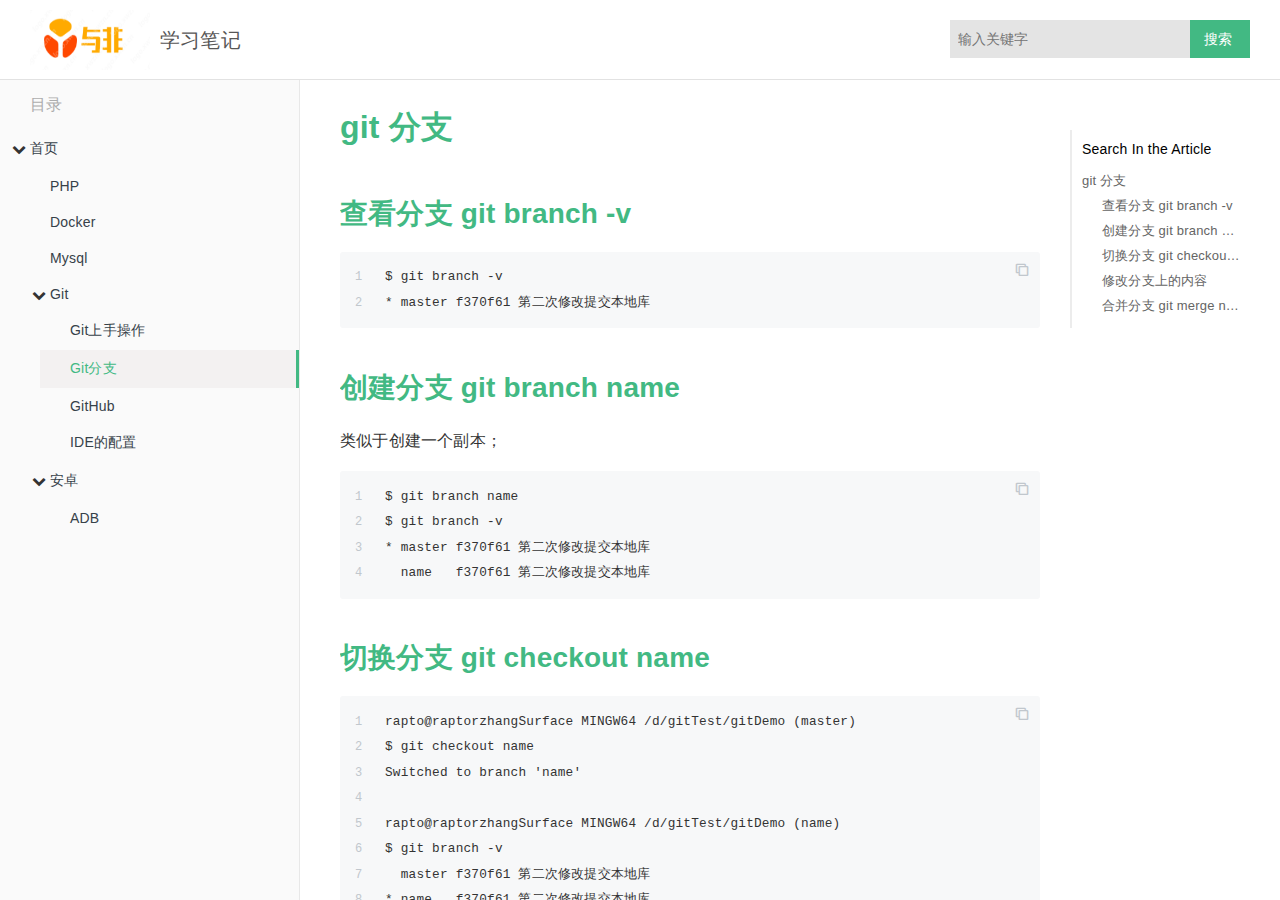
<file: git/fenzhi.html>
<!DOCTYPE HTML>
<html lang="" >
    <head>
        <meta charset="UTF-8">
        <meta content="text/html; charset=utf-8" http-equiv="Content-Type">
        <title>Git分支 · 学习笔记</title>
        <meta http-equiv="X-UA-Compatible" content="IE=edge" />
        <meta name="description" content="">
        <meta name="generator" content="GitBook 3.2.3">
        <meta name="author" content="RaptorZhang">
        
        
    
    
    <link rel="stylesheet" href="../gitbook/style.css">

    
            
                
                <link rel="stylesheet" href="../gitbook/gitbook-plugin-search-pro/search.css">
                
            
                
                <link rel="stylesheet" href="../gitbook/gitbook-plugin-code/plugin.css">
                
            
                
                <link rel="stylesheet" href="../gitbook/gitbook-plugin-back-to-top-button/plugin.css">
                
            
                
                <link rel="stylesheet" href="../gitbook/gitbook-plugin-expandable-chapters/expandable-chapters.css">
                
            
                
                <link rel="stylesheet" href="../gitbook/gitbook-plugin-tbfed-pagefooter/footer.css">
                
            
                
                <link rel="stylesheet" href="../gitbook/gitbook-plugin-mermaid-gb3/mermaid/mermaid.css">
                
            
                
                <link rel="stylesheet" href="../gitbook/gitbook-plugin-highlight/website.css">
                
            
                
                <link rel="stylesheet" href="../gitbook/gitbook-plugin-fontsettings/website.css">
                
            
                
                <link rel="stylesheet" href="../gitbook/gitbook-plugin-theme-lou/lou.css">
                
            
        

    

    
        
    
        
    
        
    
        
    
        
    
        
    


    

        
    
    
    <meta name="HandheldFriendly" content="true"/>
    <meta name="viewport" content="width=device-width, initial-scale=1, user-scalable=no">
    <meta name="apple-mobile-web-app-capable" content="yes">
    <meta name="apple-mobile-web-app-status-bar-style" content="black">
    <link rel="apple-touch-icon-precomposed" sizes="152x152" href="../gitbook/images/apple-touch-icon-precomposed-152.png">
    <link rel="shortcut icon" href="../gitbook/images/favicon.ico" type="image/x-icon">

    
    <link rel="next" href="github.html" />
    
    
    <link rel="prev" href="start.html" />
    

    </head>
    <body>
         

<div class="book">
  <div class="header-inner">
    <!-- LOGO -->
    <div class="logo"></div>
    <span class="title"></span>

    <!-- Search -->
    
<div id="book-search-input" role="search">
    <input type="text" placeholder="Type to search" />
</div>


    <!-- Nav -->
    <ul class="header-nav">
      
    </ul>
  </div>

  <div class="book-summary">
    <div class="book-summary-title">文档目录</div>
     
    <nav role="navigation">


<ul class="summary">
    
    

    

    
        
        
    
        <li class="chapter " data-level="1.1" data-path="../">
            
                <a href="../">
            
                    
                    首页
            
                </a>
            

            
            <ul class="articles">
                
    
        <li class="chapter " data-level="1.1.1" data-path="../php/">
            
                <a href="../php/">
            
                    
                    PHP
            
                </a>
            

            
        </li>
    
        <li class="chapter " data-level="1.1.2" data-path="../docker/">
            
                <a href="../docker/">
            
                    
                    Docker
            
                </a>
            

            
        </li>
    
        <li class="chapter " data-level="1.1.3" data-path="../mysql/">
            
                <a href="../mysql/">
            
                    
                    Mysql
            
                </a>
            

            
        </li>
    
        <li class="chapter " data-level="1.1.4" data-path="./">
            
                <a href="./">
            
                    
                    Git
            
                </a>
            

            
            <ul class="articles">
                
    
        <li class="chapter " data-level="1.1.4.1" data-path="start.html">
            
                <a href="start.html">
            
                    
                    Git上手操作
            
                </a>
            

            
        </li>
    
        <li class="chapter active" data-level="1.1.4.2" data-path="fenzhi.html">
            
                <a href="fenzhi.html">
            
                    
                    Git分支
            
                </a>
            

            
        </li>
    
        <li class="chapter " data-level="1.1.4.3" data-path="github.html">
            
                <a href="github.html">
            
                    
                    GitHub
            
                </a>
            

            
        </li>
    
        <li class="chapter " data-level="1.1.4.4" data-path="ide.html">
            
                <a href="ide.html">
            
                    
                    IDE的配置
            
                </a>
            

            
        </li>
    

            </ul>
            
        </li>
    
        <li class="chapter " data-level="1.1.5" data-path="../android/">
            
                <a href="../android/">
            
                    
                    安卓
            
                </a>
            

            
            <ul class="articles">
                
    
        <li class="chapter " data-level="1.1.5.1" data-path="../android/abb.html">
            
                <a href="../android/abb.html">
            
                    
                    ADB
            
                </a>
            

            
        </li>
    

            </ul>
            
        </li>
    

            </ul>
            
        </li>
    

    

    <li class="divider"></li>

    <li>
        <a href="https://www.gitbook.com" target="blank" class="gitbook-link">
            Published with GitBook
        </a>
    </li>
</ul>

</nav>
     
  </div>

  <!-- Content nav -->
  <div class="book-anchor">
    <div class="book-anchor-title"></div>

    <div class="book-anchor-body"></div>
  </div>

  <div class="book-body">
    
    <div class="body-inner">
       

<div class="book-header" role="navigation">
    

    <!-- Title -->
    <h1>
        <i class="fa fa-circle-o-notch fa-spin"></i>
        <a href=".." >Git分支</a>
    </h1>
</div>



      <div class="page-wrapper" tabindex="-1" role="main">
        <div class="page-inner">
          
<div id="book-search-results">
    <div class="search-noresults">
    
          <section class="normal markdown-section">
             <h1 id="git-&#x5206;&#x652F;">git &#x5206;&#x652F;</h1>
<h2 id="&#x67E5;&#x770B;&#x5206;&#x652F;-git-branch--v">&#x67E5;&#x770B;&#x5206;&#x652F; git branch -v</h2>
<pre><code>$ git branch -v
* master f370f61 &#x7B2C;&#x4E8C;&#x6B21;&#x4FEE;&#x6539;&#x63D0;&#x4EA4;&#x672C;&#x5730;&#x5E93;
</code></pre><h2 id="&#x521B;&#x5EFA;&#x5206;&#x652F;-git-branch-name">&#x521B;&#x5EFA;&#x5206;&#x652F; git branch name</h2>
<p>&#x7C7B;&#x4F3C;&#x4E8E;&#x521B;&#x5EFA;&#x4E00;&#x4E2A;&#x526F;&#x672C;&#xFF1B;</p>
<pre><code>$ git branch name
$ git branch -v
* master f370f61 &#x7B2C;&#x4E8C;&#x6B21;&#x4FEE;&#x6539;&#x63D0;&#x4EA4;&#x672C;&#x5730;&#x5E93;
  name   f370f61 &#x7B2C;&#x4E8C;&#x6B21;&#x4FEE;&#x6539;&#x63D0;&#x4EA4;&#x672C;&#x5730;&#x5E93;
</code></pre><h2 id="&#x5207;&#x6362;&#x5206;&#x652F;-git-checkout-name">&#x5207;&#x6362;&#x5206;&#x652F; git checkout name</h2>
<pre><code>rapto@raptorzhangSurface MINGW64 /d/gitTest/gitDemo (master)
$ git checkout name
Switched to branch &apos;name&apos;

rapto@raptorzhangSurface MINGW64 /d/gitTest/gitDemo (name)
$ git branch -v
  master f370f61 &#x7B2C;&#x4E8C;&#x6B21;&#x4FEE;&#x6539;&#x63D0;&#x4EA4;&#x672C;&#x5730;&#x5E93;
* name   f370f61 &#x7B2C;&#x4E8C;&#x6B21;&#x4FEE;&#x6539;&#x63D0;&#x4EA4;&#x672C;&#x5730;&#x5E93;
</code></pre><h2 id="&#x4FEE;&#x6539;&#x5206;&#x652F;&#x4E0A;&#x7684;&#x5185;&#x5BB9;">&#x4FEE;&#x6539;&#x5206;&#x652F;&#x4E0A;&#x7684;&#x5185;&#x5BB9;</h2>
<pre><code>    $ vim hello.txt

   rapto@raptorzhangSurface MINGW64 /d/gitTest/gitDemo (name)
   $ git status
   On branch name
   Changes not staged for commit:
     (use &quot;git add &lt;file&gt;...&quot; to update what will be committed)
     (use &quot;git restore &lt;file&gt;...&quot; to discard changes in working directory)
           modified:   hello.txt

   no changes added to commit (use &quot;git add&quot; and/or &quot;git commit -a&quot;)

   rapto@raptorzhangSurface MINGW64 /d/gitTest/gitDemo (name)
   $ git commmit -m &quot;name&#x5206;&#x652F;&#x7684;&#x7B2C;&#x4E00;&#x6B21;&#x4FEE;&#x6539;&#xFF01;&quot; name
   git: &apos;commmit&apos; is not a git command. See &apos;git --help&apos;.

   The most similar command is
           commit


   rapto@raptorzhangSurface MINGW64 /d/gitTest/gitDemo (name)
   $ git add hello.txt

   rapto@raptorzhangSurface MINGW64 /d/gitTest/gitDemo (name)
   $ git commit -m &quot;name&#x5206;&#x652F;&#x7684;&#x7B2C;&#x4E00;&#x6B21;&#x4FEE;&#x6539;&#xFF01;&quot; hello.txt
   [name 9690b39] name&#x5206;&#x652F;&#x7684;&#x7B2C;&#x4E00;&#x6B21;&#x4FEE;&#x6539;&#xFF01;
    1 file changed, 3 insertions(+)
</code></pre><h2 id="&#x5408;&#x5E76;&#x5206;&#x652F;-git-merge-name">&#x5408;&#x5E76;&#x5206;&#x652F; git merge name</h2>
<pre><code>&#x5F53;&#x524D;&#x5206;&#x652F;&#x4E0E;name&#x5206;&#x652F;&#x8FDB;&#x884C;&#x5408;&#x5E76;&#xFF1B;
</code></pre><pre><code>$ git checkout master
Switched to branch &apos;master&apos;

rapto@raptorzhangSurface MINGW64 /d/gitTest/gitDemo (master)
$ git merge name
Updating f370f61..9690b39
Fast-forward
 hello.txt | 3 +++
 1 file changed, 3 insertions(+)

rapto@raptorzhangSurface MINGW64 /d/gitTest/gitDemo (master)
</code></pre><p>&#x5F53;&#x51B2;&#x7A81;&#x5408;&#x5E76;&#x7684;&#x65F6;&#x5019;&#xFF0C;&#x4F60;&#x4F1A;&#x5904;&#x4E8E;1&#x4E2A;&#x4EE5;&#x5408;&#x5E76;&#x547D;&#x540D;&#x7684;&#x4E34;&#x65F6;&#x5206;&#x652F;&#xFF0C;&#x6574;&#x7406;&#x597D;&#x4EE3;&#x7801;commit&#x5C31;&#x53EF;&#x4EE5;&#x9000;&#x51FA;&#x8FD9;&#x4E2A;&#x4E34;&#x65F6;&#x7684;&#x5206;&#x652F;</p>
<footer class="page-footer"><span class="copyright">&#xA9; RaptorZhang  all right reserved&#xFF0C;powered by Gitbook</span><span class="footer-modification">&#x4E0A;&#x6B21;&#x4FEE;&#x8BA2;:
2023-03-26 18:32:58
</span></footer> 
          </section>
          
    </div>
    <div class="search-results">
        <div class="has-results">
            
            <h1 class="search-results-title"><span class='search-results-count'></span> results matching "<span class='search-query'></span>"</h1>
            <ul class="search-results-list"></ul>
            
        </div>
        <div class="no-results">
            
            <h1 class="search-results-title">No results matching "<span class='search-query'></span>"</h1>
            
        </div>
    </div>
</div>
 
          <div class="book-footer">
             
          </div>
          
        </div>
      </div>
      
    </div>

     
    <a
      href="start.html"
      class="
        navigation navigation-prev
        
      "
      aria-label="Previous page: Git上手操作"
    >
      <i class="fa fa-angle-left"></i>
    </a>
     
    <a
      href="github.html"
      class="
        navigation navigation-next
        
      "
      aria-label="Next page: GitHub"
    >
      <i class="fa fa-angle-right"></i>
    </a>
      
  </div>
  <script>
    function showModal() {
      document.getElementsByClassName("mask")[0].style.display = "block";
      document.getElementsByClassName("donate-modal")[0].style.display =
        "block";
    }
    // 切换赞赏码
    function showDonateImg(num) {
      let alipay = "";
      let wxpay = ""
      if(num){
        wxpay = "hidden"
      }else{
        alipay = "hidden"
      }
      document.getElementById("wxpay-code").hidden = wxpay;
      document.getElementById("alipay-code").hidden = alipay;
      document.getElementsByName("pay-way")[num].checked = "checked";
    }

    // 关闭赞赏框
    function closeDonateModal() {
      document.getElementsByClassName("mask")[0].style.display = "none";
      document.getElementsByClassName("donate-modal")[0].style.display = "none";
    }

    var gitbook = gitbook || [];
    gitbook.push(function () {
      gitbook.page.hasChanged({"page":{"title":"Git分支","level":"1.1.4.2","depth":3,"next":{"title":"GitHub","level":"1.1.4.3","depth":3,"path":"git/github.md","ref":"git/github.md","articles":[]},"previous":{"title":"Git上手操作","level":"1.1.4.1","depth":3,"path":"git/start.md","ref":"git/start.md","articles":[]},"dir":"ltr"},"config":{"plugins":["-lunr","-search","search-pro","code","back-to-top-button","expandable-chapters","tbfed-pagefooter","-sharing","sharing-plus","mermaid-gb3","theme-lou"],"styles":{"website":"styles/website.css","pdf":"styles/pdf.css","epub":"styles/epub.css","mobi":"styles/mobi.css","ebook":"styles/ebook.css","print":"styles/print.css"},"pluginsConfig":{"tbfed-pagefooter":{"copyright":"&copy RaptorZhang ","modify_label":"上次修订:","modify_format":"YYYY-MM-DD HH:mm:ss"},"search-pro":{},"sharing-plus":{"qq":false,"all":["facebook","google","twitter","instapaper","linkedin","pocket","stumbleupon"],"douban":false,"facebook":true,"weibo":false,"instapaper":false,"whatsapp":false,"hatenaBookmark":false,"twitter":true,"messenger":false,"line":false,"vk":false,"pocket":true,"google":false,"viber":false,"stumbleupon":false,"qzone":false,"linkedin":false},"code":{"copyButtons":true},"theme-lou":{"hide-elements":[".summary .gitbook-link",".summary .divider"],"color":"#42b983","book-anchor-title":"Search In the Article","copyright":{"author":"raptorzhang@gmail.com"},"forbidCopy":true,"logo":"./images/logo.png","book-summary-title":"目录","search-placeholder":"输入关键字","favicon":"./favicon.ico"},"fontsettings":{"theme":"white","family":"sans","size":2},"highlight":{},"mermaid-gb3":{},"back-to-top-button":{},"sharing":{"facebook":true,"google":true,"qq":true,"twitter":true,"weibo":true,"all":["facebook","google","twitter","weibo","instapaper","linkedin","qq","whatsapp"]},"theme-default":{"styles":{"website":"styles/website.css","pdf":"styles/pdf.css","epub":"styles/epub.css","mobi":"styles/mobi.css","ebook":"styles/ebook.css","print":"styles/print.css"},"showLevel":false},"expandable-chapters":{}},"theme":"default","author":"RaptorZhang","lang":"zh-cn","pdf":{"pageNumbers":true,"fontSize":12,"fontFamily":"Arial","paperSize":"a4","chapterMark":"pagebreak","pageBreaksBefore":"/","margin":{"right":62,"left":62,"top":56,"bottom":56}},"structure":{"langs":"LANGS.md","readme":"README.md","glossary":"GLOSSARY.md","summary":"SUMMARY.md"},"isbn":"","variables":{"themeLou":{"footer":{}}},"title":"学习笔记","links":{},"gitbook":"*","description":"张磊的学习笔记,主要书学习上的一些记录的东西"},"file":{"path":"git/fenzhi.md","mtime":"2023-03-26T10:32:58.721Z","type":"markdown"},"gitbook":{"version":"3.2.3","time":"2023-03-27T18:57:49.084Z"},"basePath":"..","book":{"language":""}});
    });
  </script>
</div>

        
    
    <script src="../gitbook/gitbook.js"></script>
    <script src="../gitbook/theme.js"></script>
    
        
        <script src="../gitbook/gitbook-plugin-search-pro/jquery.mark.min.js"></script>
        
    
        
        <script src="../gitbook/gitbook-plugin-search-pro/search.js"></script>
        
    
        
        <script src="../gitbook/gitbook-plugin-code/plugin.js"></script>
        
    
        
        <script src="../gitbook/gitbook-plugin-back-to-top-button/plugin.js"></script>
        
    
        
        <script src="../gitbook/gitbook-plugin-expandable-chapters/expandable-chapters.js"></script>
        
    
        
        <script src="../gitbook/gitbook-plugin-sharing-plus/buttons.js"></script>
        
    
        
        <script src="../gitbook/gitbook-plugin-mermaid-gb3/book/plugin.js"></script>
        
    
        
        <script src="../gitbook/gitbook-plugin-fontsettings/fontsettings.js"></script>
        
    
        
        <script src="../gitbook/gitbook-plugin-theme-lou/lou.js"></script>
        
    

    <script src="../gitbook/gitbook-plugin-mermaid-gb3/mermaid/mermaid.min.js"></script>

    </body>
</html>
</file>
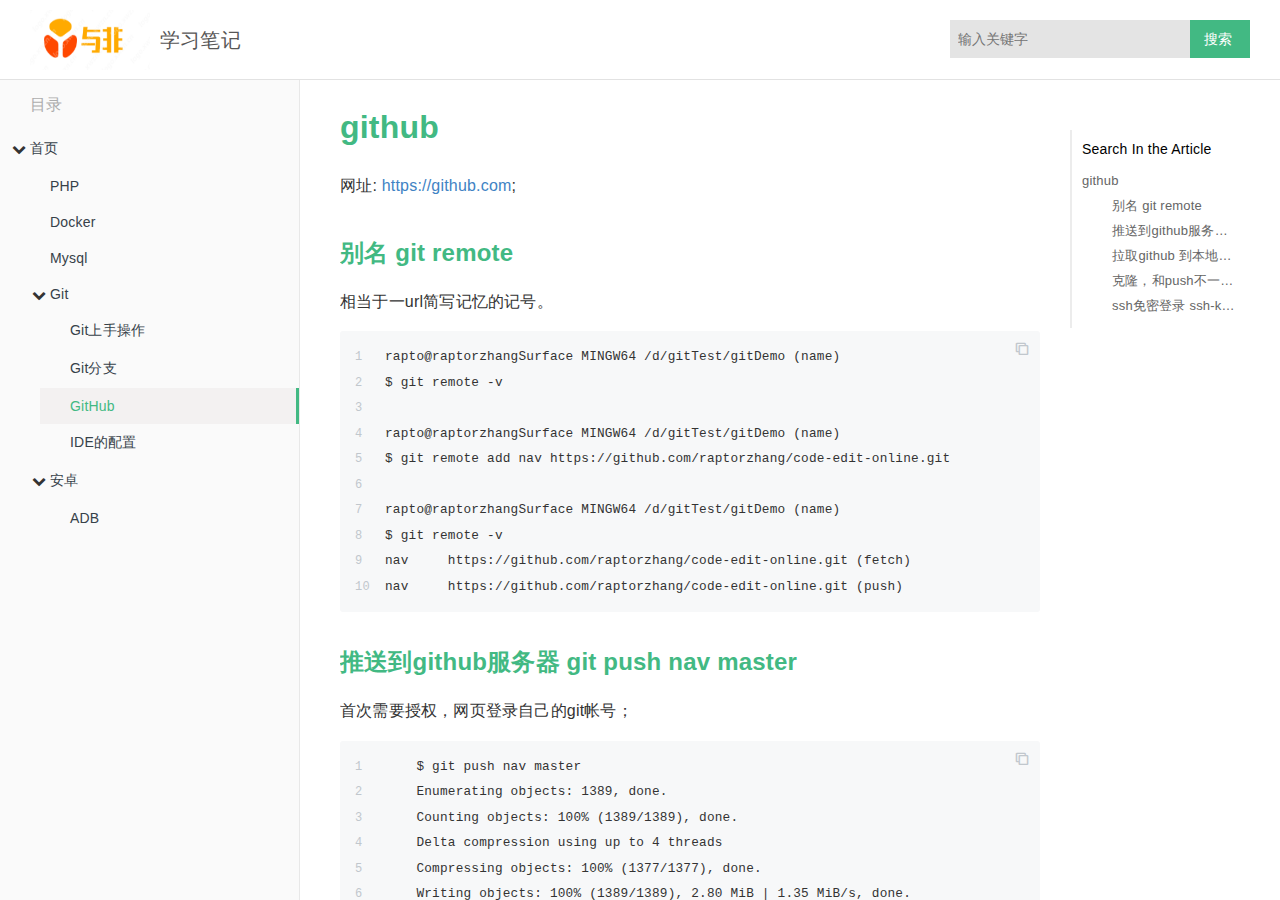
<file: git/github.html>
<!DOCTYPE HTML>
<html lang="" >
    <head>
        <meta charset="UTF-8">
        <meta content="text/html; charset=utf-8" http-equiv="Content-Type">
        <title>GitHub · 学习笔记</title>
        <meta http-equiv="X-UA-Compatible" content="IE=edge" />
        <meta name="description" content="">
        <meta name="generator" content="GitBook 3.2.3">
        <meta name="author" content="RaptorZhang">
        
        
    
    
    <link rel="stylesheet" href="../gitbook/style.css">

    
            
                
                <link rel="stylesheet" href="../gitbook/gitbook-plugin-search-pro/search.css">
                
            
                
                <link rel="stylesheet" href="../gitbook/gitbook-plugin-code/plugin.css">
                
            
                
                <link rel="stylesheet" href="../gitbook/gitbook-plugin-back-to-top-button/plugin.css">
                
            
                
                <link rel="stylesheet" href="../gitbook/gitbook-plugin-expandable-chapters/expandable-chapters.css">
                
            
                
                <link rel="stylesheet" href="../gitbook/gitbook-plugin-tbfed-pagefooter/footer.css">
                
            
                
                <link rel="stylesheet" href="../gitbook/gitbook-plugin-mermaid-gb3/mermaid/mermaid.css">
                
            
                
                <link rel="stylesheet" href="../gitbook/gitbook-plugin-highlight/website.css">
                
            
                
                <link rel="stylesheet" href="../gitbook/gitbook-plugin-fontsettings/website.css">
                
            
                
                <link rel="stylesheet" href="../gitbook/gitbook-plugin-theme-lou/lou.css">
                
            
        

    

    
        
    
        
    
        
    
        
    
        
    
        
    


    

        
    
    
    <meta name="HandheldFriendly" content="true"/>
    <meta name="viewport" content="width=device-width, initial-scale=1, user-scalable=no">
    <meta name="apple-mobile-web-app-capable" content="yes">
    <meta name="apple-mobile-web-app-status-bar-style" content="black">
    <link rel="apple-touch-icon-precomposed" sizes="152x152" href="../gitbook/images/apple-touch-icon-precomposed-152.png">
    <link rel="shortcut icon" href="../gitbook/images/favicon.ico" type="image/x-icon">

    
    <link rel="next" href="ide.html" />
    
    
    <link rel="prev" href="fenzhi.html" />
    

    </head>
    <body>
         

<div class="book">
  <div class="header-inner">
    <!-- LOGO -->
    <div class="logo"></div>
    <span class="title"></span>

    <!-- Search -->
    
<div id="book-search-input" role="search">
    <input type="text" placeholder="Type to search" />
</div>


    <!-- Nav -->
    <ul class="header-nav">
      
    </ul>
  </div>

  <div class="book-summary">
    <div class="book-summary-title">文档目录</div>
     
    <nav role="navigation">


<ul class="summary">
    
    

    

    
        
        
    
        <li class="chapter " data-level="1.1" data-path="../">
            
                <a href="../">
            
                    
                    首页
            
                </a>
            

            
            <ul class="articles">
                
    
        <li class="chapter " data-level="1.1.1" data-path="../php/">
            
                <a href="../php/">
            
                    
                    PHP
            
                </a>
            

            
        </li>
    
        <li class="chapter " data-level="1.1.2" data-path="../docker/">
            
                <a href="../docker/">
            
                    
                    Docker
            
                </a>
            

            
        </li>
    
        <li class="chapter " data-level="1.1.3" data-path="../mysql/">
            
                <a href="../mysql/">
            
                    
                    Mysql
            
                </a>
            

            
        </li>
    
        <li class="chapter " data-level="1.1.4" data-path="./">
            
                <a href="./">
            
                    
                    Git
            
                </a>
            

            
            <ul class="articles">
                
    
        <li class="chapter " data-level="1.1.4.1" data-path="start.html">
            
                <a href="start.html">
            
                    
                    Git上手操作
            
                </a>
            

            
        </li>
    
        <li class="chapter " data-level="1.1.4.2" data-path="fenzhi.html">
            
                <a href="fenzhi.html">
            
                    
                    Git分支
            
                </a>
            

            
        </li>
    
        <li class="chapter active" data-level="1.1.4.3" data-path="github.html">
            
                <a href="github.html">
            
                    
                    GitHub
            
                </a>
            

            
        </li>
    
        <li class="chapter " data-level="1.1.4.4" data-path="ide.html">
            
                <a href="ide.html">
            
                    
                    IDE的配置
            
                </a>
            

            
        </li>
    

            </ul>
            
        </li>
    
        <li class="chapter " data-level="1.1.5" data-path="../android/">
            
                <a href="../android/">
            
                    
                    安卓
            
                </a>
            

            
            <ul class="articles">
                
    
        <li class="chapter " data-level="1.1.5.1" data-path="../android/abb.html">
            
                <a href="../android/abb.html">
            
                    
                    ADB
            
                </a>
            

            
        </li>
    

            </ul>
            
        </li>
    

            </ul>
            
        </li>
    

    

    <li class="divider"></li>

    <li>
        <a href="https://www.gitbook.com" target="blank" class="gitbook-link">
            Published with GitBook
        </a>
    </li>
</ul>

</nav>
     
  </div>

  <!-- Content nav -->
  <div class="book-anchor">
    <div class="book-anchor-title"></div>

    <div class="book-anchor-body"></div>
  </div>

  <div class="book-body">
    
    <div class="body-inner">
       

<div class="book-header" role="navigation">
    

    <!-- Title -->
    <h1>
        <i class="fa fa-circle-o-notch fa-spin"></i>
        <a href=".." >GitHub</a>
    </h1>
</div>



      <div class="page-wrapper" tabindex="-1" role="main">
        <div class="page-inner">
          
<div id="book-search-results">
    <div class="search-noresults">
    
          <section class="normal markdown-section">
             <h1 id="github">github</h1>
<p>&#x7F51;&#x5740;:  <a href="https://github.com" target="_blank">https://github.com</a>;</p>
<h3 id="&#x522B;&#x540D;-git-remote">&#x522B;&#x540D; git remote</h3>
<p>   &#x76F8;&#x5F53;&#x4E8E;&#x4E00;url&#x7B80;&#x5199;&#x8BB0;&#x5FC6;&#x7684;&#x8BB0;&#x53F7;&#x3002;</p>
<pre><code>rapto@raptorzhangSurface MINGW64 /d/gitTest/gitDemo (name)
$ git remote -v

rapto@raptorzhangSurface MINGW64 /d/gitTest/gitDemo (name)
$ git remote add nav https://github.com/raptorzhang/code-edit-online.git

rapto@raptorzhangSurface MINGW64 /d/gitTest/gitDemo (name)
$ git remote -v
nav     https://github.com/raptorzhang/code-edit-online.git (fetch)
nav     https://github.com/raptorzhang/code-edit-online.git (push)
</code></pre><h3 id="&#x63A8;&#x9001;&#x5230;github&#x670D;&#x52A1;&#x5668;-git-push-nav-master">&#x63A8;&#x9001;&#x5230;github&#x670D;&#x52A1;&#x5668; git push nav master</h3>
<p>   &#x9996;&#x6B21;&#x9700;&#x8981;&#x6388;&#x6743;&#xFF0C;&#x7F51;&#x9875;&#x767B;&#x5F55;&#x81EA;&#x5DF1;&#x7684;git&#x5E10;&#x53F7;&#xFF1B;</p>
<pre><code>    $ git push nav master
    Enumerating objects: 1389, done.
    Counting objects: 100% (1389/1389), done.
    Delta compression using up to 4 threads
    Compressing objects: 100% (1377/1377), done.
    Writing objects: 100% (1389/1389), 2.80 MiB | 1.35 MiB/s, done.
    Total 1389 (delta 138), reused 0 (delta 0), pack-reused 0
    remote: Resolving deltas: 100% (138/138), done.
    To https://github.com/raptorzhang/code-edit-online.git
     * [new branch]      master -&gt; master
</code></pre><h3 id="&#x62C9;&#x53D6;github-&#x5230;&#x672C;&#x5730;&#xFF1B;-git-pull-nav-master">&#x62C9;&#x53D6;github &#x5230;&#x672C;&#x5730;&#xFF1B; git pull nav master</h3>
<pre><code>rapto@raptorzhangSurface MINGW64 /d/navfile (master)
$ git pull nav master
remote: Enumerating objects: 5, done.
remote: Counting objects: 100% (5/5), done.
remote: Compressing objects: 100% (3/3), done.
remote: Total 3 (delta 2), reused 0 (delta 0), pack-reused 0
Unpacking objects: 100% (3/3), 686 bytes | 76.00 KiB/s, done.
From https://github.com/raptorzhang/code-edit-online
 * branch            master     -&gt; FETCH_HEAD
   1fc0fc7..1e375dd  master     -&gt; nav/master
Updating 1fc0fc7..1e375dd
Fast-forward
 config.php | 2 +-
 1 file changed, 1 insertion(+), 1 deletion(-)
</code></pre><h3 id="&#x514B;&#x9686;&#xFF0C;&#x548C;push&#x4E0D;&#x4E00;&#x6837;&#x7684;&#x662F;&#x4F60;&#x5F00;&#x6E90;&#x7406;&#x89E3;&#x662F;&#x62FF;&#x522B;&#x4EBA;&#x7684;&#x4EE3;&#x7801;-clone">&#x514B;&#x9686;&#xFF0C;&#x548C;push&#x4E0D;&#x4E00;&#x6837;&#x7684;&#x662F;&#x4F60;&#x5F00;&#x6E90;&#x7406;&#x89E3;&#x662F;&#x62FF;&#x522B;&#x4EBA;&#x7684;&#x4EE3;&#x7801; clone</h3>
<p>   &#x4F60;&#x4E0D;&#x9700;&#x8981;&#x8D26;&#x53F7;&#x9A8C;&#x8BC1;&#x767B;&#x5F55;&#xFF0C;&#x5982;&#x679C;&#x5206;&#x652F;&#x662F;public &#x751A;&#x81F3;&#x4E0D;&#x9700;&#x8981;&#x521D;&#x59CB;&#x5316;, &#x4E5F;&#x4E0D;&#x9700;&#x8981;&#x521B;&#x5EFA;&#x522B;&#x540D;&#xFF1B;
    &#x4E0B;&#x9762;&#x6709;&#x4E00;&#x4E2A;&#x5B89;&#x5168;&#x56E0;&#x7D20;&#x6392;&#x9664;&#x540E;&#xFF0C;&#x53EA;&#x8981;&#x8FDB;&#x5165;&#x76EE;&#x5F55;&#x5C31;&#x81EA;&#x52A8;&#x8FDB;&#x5165;&#x65B0;&#x7684;master&#x5206;&#x652F;&#xFF1B;</p>
<pre><code>rapto@raptorzhangSurface MINGW64 /f/gitcolontest
$ git clone https://github.com/raptorzhang/code-edit-online.git
Cloning into &apos;code-edit-online&apos;...
remote: Enumerating objects: 1392, done.
remote: Counting objects: 100% (1392/1392), done.
remote: Compressing objects: 100% (1242/1242), done.
remote: Total 1392 (delta 140), reused 1387 (delta 138), pack-reused 0
Receiving objects: 100% (1392/1392), 2.80 MiB | 60.00 KiB/s, done.
Resolving deltas: 100% (140/140), done.
Updating files: 100% (1336/1336), done.

rapto@raptorzhangSurface MINGW64 /f/gitcolontest

$ cd code-edit-online/
rapto@raptorzhangSurface MINGW64 /f/gitcolontest/code-edit-online
$ git remote -v
    fatal: detected dubious ownership in repository at &apos;F:/gitcolontest/code-edit-online&apos;
   &apos;F:/gitcolontest/code-edit-online&apos; is on a file system that does not record ownership
   To add an exception for this directory, call:

    git config --global --add safe.directory F:/gitcolontest/code-edit-online

rapto@raptorzhangSurface MINGW64 /f/gitcolontest/code-edit-online
$ git config --global --add safe.directory F:/gitcolontest/code-edit-online
rapto@raptorzhangSurface MINGW64 /f/gitcolontest/code-edit-online (master)
</code></pre><h3 id="ssh&#x514D;&#x5BC6;&#x767B;&#x5F55;-ssh-keygen--t-rsa--c-raptorzhang163com">ssh&#x514D;&#x5BC6;&#x767B;&#x5F55; ssh-keygen -t rsa -C raptorzhang@163.com</h3>
<pre><code>&#x5B8C;&#x6210;&#x6572;3&#x6B21;&#x56DE;&#x8F66;
</code></pre><p>   &#x751F;&#x6210;&#x6210;&#x529F;&#x540E;&#x628A;user/.ssh/id_rsa.pub &#x6DFB;&#x52A0;&#x5230;github&#x7684;&#x540E;&#x53F0;&#x7684; setting/SSH and GPG keys
&#x7136;&#x540E;&#x5C31;&#x5F00;&#x4EE5;&#x767B;&#x5F55;&#x4E86;&#xFF0C;&#x9996;&#x6B21;&#x4F1A;&#x6709;&#x4E00;&#x4E2A;confirm.&#x4EE5;&#x540E;&#x5C31;&#x6B63;&#x5E38;&#x4E86;&#xFF01;</p>
<pre><code>$ ssh-keygen -t rsa -C raptorxxxxx@163.com
Generating public/private rsa key pair.
Enter file in which to save the key (/c/Users/rapto/.ssh/id_rsa):
Enter passphrase (empty for no passphrase):
Enter same passphrase again:
Your identification has been saved in /c/Users/rapto/.ssh/id_rsa
Your public key has been saved in /c/Users/rapto/.ssh/id_rsa.pub
The key fingerprint is:
SHA256:JmrzymI1fVjn6Wa6lfnWxyT/qXZsWfu3PHQxSyyRDFk raptorxxxxx@163.com
The key&apos;s randomart image is:
+---[RSA 3072]----+
|           o=H.  |
|           . o   |
|              o  |
|        . .  . = |
|     ..oSo .  o +|
|    o.oo. o  i.o+|
|   .+. . .  + o*=|
|  oo o    =. ooBB|
| . .o..  +...o=+X|
rapto@raptorzhangSurface MINGW64 /d/navfile (master)
$  git pull git@github.com:raptorzhang/code-edit-online.git master
The authenticity of host &apos;github.com (20.205.243.166)&apos; can&apos;t be established.
ED25519 key fingerprint is SHA256:+DiY3wvvV6TuJJhbpZisF/zLDA0zPMSvHdkr4UvCOqU.
This key is not known by any other names.
Are you sure you want to continue connecting (yes/no/[fingerprint])? yes
Warning: Permanently added &apos;github.com&apos; (ED25519) to the list of known hosts.
From github.com:raptorzhang/code-edit-online
 * branch            master     -&gt; FETCH_HEAD
Updating 6969aca..758fcb4
Fast-forward
 index.php | 5 +++++
 1 file changed, 5 insertions(+)

rapto@raptorzhangSurface MINGW64 /d/navfile (master)
</code></pre><footer class="page-footer"><span class="copyright">&#xA9; RaptorZhang  all right reserved&#xFF0C;powered by Gitbook</span><span class="footer-modification">&#x4E0A;&#x6B21;&#x4FEE;&#x8BA2;:
2023-03-27 02:09:02
</span></footer> 
          </section>
          
    </div>
    <div class="search-results">
        <div class="has-results">
            
            <h1 class="search-results-title"><span class='search-results-count'></span> results matching "<span class='search-query'></span>"</h1>
            <ul class="search-results-list"></ul>
            
        </div>
        <div class="no-results">
            
            <h1 class="search-results-title">No results matching "<span class='search-query'></span>"</h1>
            
        </div>
    </div>
</div>
 
          <div class="book-footer">
             
          </div>
          
        </div>
      </div>
      
    </div>

     
    <a
      href="fenzhi.html"
      class="
        navigation navigation-prev
        
      "
      aria-label="Previous page: Git分支"
    >
      <i class="fa fa-angle-left"></i>
    </a>
     
    <a
      href="ide.html"
      class="
        navigation navigation-next
        
      "
      aria-label="Next page: IDE的配置"
    >
      <i class="fa fa-angle-right"></i>
    </a>
      
  </div>
  <script>
    function showModal() {
      document.getElementsByClassName("mask")[0].style.display = "block";
      document.getElementsByClassName("donate-modal")[0].style.display =
        "block";
    }
    // 切换赞赏码
    function showDonateImg(num) {
      let alipay = "";
      let wxpay = ""
      if(num){
        wxpay = "hidden"
      }else{
        alipay = "hidden"
      }
      document.getElementById("wxpay-code").hidden = wxpay;
      document.getElementById("alipay-code").hidden = alipay;
      document.getElementsByName("pay-way")[num].checked = "checked";
    }

    // 关闭赞赏框
    function closeDonateModal() {
      document.getElementsByClassName("mask")[0].style.display = "none";
      document.getElementsByClassName("donate-modal")[0].style.display = "none";
    }

    var gitbook = gitbook || [];
    gitbook.push(function () {
      gitbook.page.hasChanged({"page":{"title":"GitHub","level":"1.1.4.3","depth":3,"next":{"title":"IDE的配置","level":"1.1.4.4","depth":3,"path":"git/ide.md","ref":"git/ide.md","articles":[]},"previous":{"title":"Git分支","level":"1.1.4.2","depth":3,"path":"git/fenzhi.md","ref":"git/fenzhi.md","articles":[]},"dir":"ltr"},"config":{"plugins":["-lunr","-search","search-pro","code","back-to-top-button","expandable-chapters","tbfed-pagefooter","-sharing","sharing-plus","mermaid-gb3","theme-lou"],"styles":{"website":"styles/website.css","pdf":"styles/pdf.css","epub":"styles/epub.css","mobi":"styles/mobi.css","ebook":"styles/ebook.css","print":"styles/print.css"},"pluginsConfig":{"tbfed-pagefooter":{"copyright":"&copy RaptorZhang ","modify_label":"上次修订:","modify_format":"YYYY-MM-DD HH:mm:ss"},"search-pro":{},"sharing-plus":{"qq":false,"all":["facebook","google","twitter","instapaper","linkedin","pocket","stumbleupon"],"douban":false,"facebook":true,"weibo":false,"instapaper":false,"whatsapp":false,"hatenaBookmark":false,"twitter":true,"messenger":false,"line":false,"vk":false,"pocket":true,"google":false,"viber":false,"stumbleupon":false,"qzone":false,"linkedin":false},"code":{"copyButtons":true},"theme-lou":{"hide-elements":[".summary .gitbook-link",".summary .divider"],"color":"#42b983","book-anchor-title":"Search In the Article","copyright":{"author":"raptorzhang@gmail.com"},"forbidCopy":true,"logo":"./images/logo.png","book-summary-title":"目录","search-placeholder":"输入关键字","favicon":"./favicon.ico"},"fontsettings":{"theme":"white","family":"sans","size":2},"highlight":{},"mermaid-gb3":{},"back-to-top-button":{},"sharing":{"facebook":true,"google":true,"qq":true,"twitter":true,"weibo":true,"all":["facebook","google","twitter","weibo","instapaper","linkedin","qq","whatsapp"]},"theme-default":{"styles":{"website":"styles/website.css","pdf":"styles/pdf.css","epub":"styles/epub.css","mobi":"styles/mobi.css","ebook":"styles/ebook.css","print":"styles/print.css"},"showLevel":false},"expandable-chapters":{}},"theme":"default","author":"RaptorZhang","lang":"zh-cn","pdf":{"pageNumbers":true,"fontSize":12,"fontFamily":"Arial","paperSize":"a4","chapterMark":"pagebreak","pageBreaksBefore":"/","margin":{"right":62,"left":62,"top":56,"bottom":56}},"structure":{"langs":"LANGS.md","readme":"README.md","glossary":"GLOSSARY.md","summary":"SUMMARY.md"},"isbn":"","variables":{"themeLou":{"footer":{}}},"title":"学习笔记","links":{},"gitbook":"*","description":"张磊的学习笔记,主要书学习上的一些记录的东西"},"file":{"path":"git/github.md","mtime":"2023-03-26T18:09:02.326Z","type":"markdown"},"gitbook":{"version":"3.2.3","time":"2023-03-27T18:57:49.084Z"},"basePath":"..","book":{"language":""}});
    });
  </script>
</div>

        
    
    <script src="../gitbook/gitbook.js"></script>
    <script src="../gitbook/theme.js"></script>
    
        
        <script src="../gitbook/gitbook-plugin-search-pro/jquery.mark.min.js"></script>
        
    
        
        <script src="../gitbook/gitbook-plugin-search-pro/search.js"></script>
        
    
        
        <script src="../gitbook/gitbook-plugin-code/plugin.js"></script>
        
    
        
        <script src="../gitbook/gitbook-plugin-back-to-top-button/plugin.js"></script>
        
    
        
        <script src="../gitbook/gitbook-plugin-expandable-chapters/expandable-chapters.js"></script>
        
    
        
        <script src="../gitbook/gitbook-plugin-sharing-plus/buttons.js"></script>
        
    
        
        <script src="../gitbook/gitbook-plugin-mermaid-gb3/book/plugin.js"></script>
        
    
        
        <script src="../gitbook/gitbook-plugin-fontsettings/fontsettings.js"></script>
        
    
        
        <script src="../gitbook/gitbook-plugin-theme-lou/lou.js"></script>
        
    

    <script src="../gitbook/gitbook-plugin-mermaid-gb3/mermaid/mermaid.min.js"></script>

    </body>
</html>
</file>
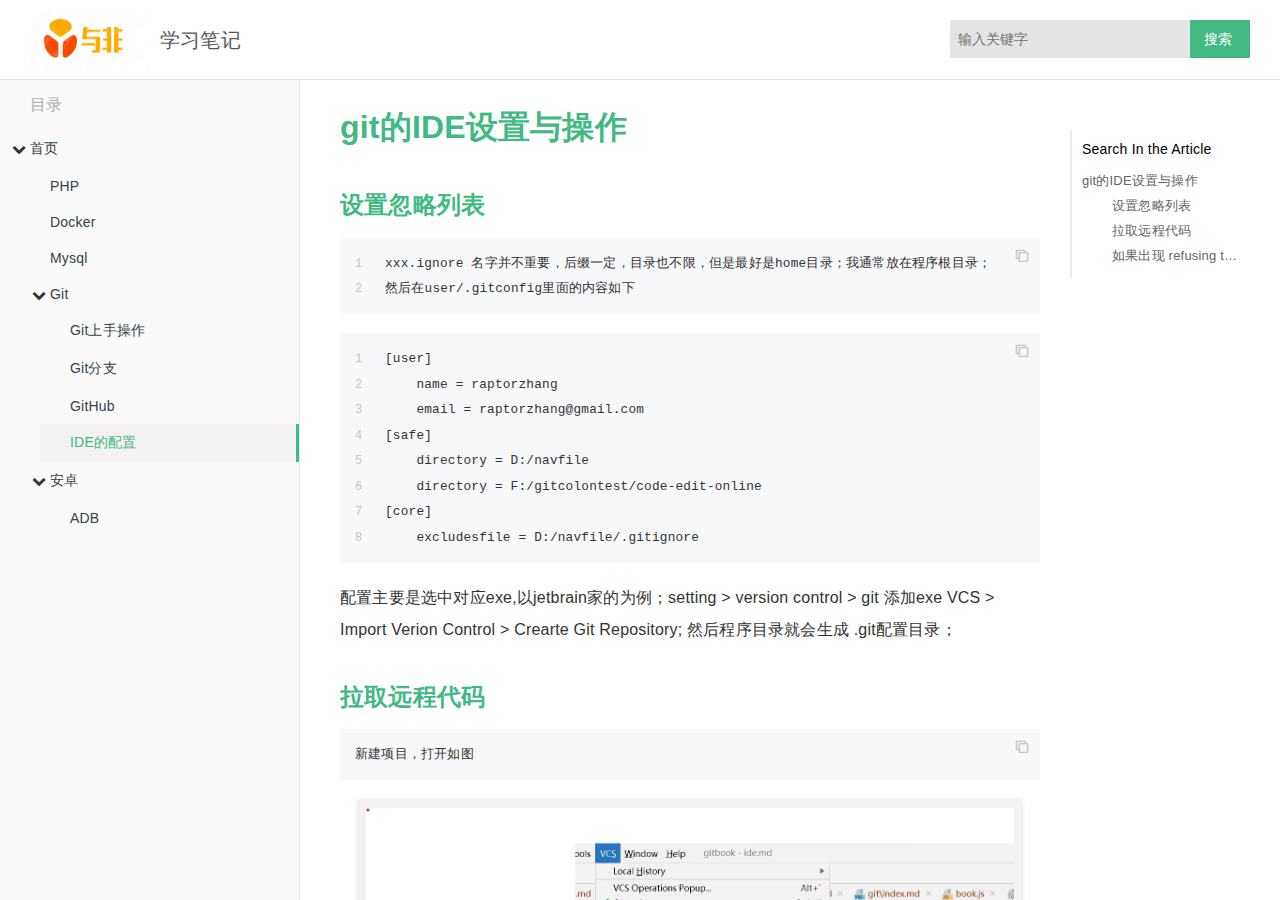
<file: git/ide.html>
<!DOCTYPE HTML>
<html lang="" >
    <head>
        <meta charset="UTF-8">
        <meta content="text/html; charset=utf-8" http-equiv="Content-Type">
        <title>IDE的配置 · 学习笔记</title>
        <meta http-equiv="X-UA-Compatible" content="IE=edge" />
        <meta name="description" content="">
        <meta name="generator" content="GitBook 3.2.3">
        <meta name="author" content="RaptorZhang">
        
        
    
    
    <link rel="stylesheet" href="../gitbook/style.css">

    
            
                
                <link rel="stylesheet" href="../gitbook/gitbook-plugin-search-pro/search.css">
                
            
                
                <link rel="stylesheet" href="../gitbook/gitbook-plugin-code/plugin.css">
                
            
                
                <link rel="stylesheet" href="../gitbook/gitbook-plugin-back-to-top-button/plugin.css">
                
            
                
                <link rel="stylesheet" href="../gitbook/gitbook-plugin-expandable-chapters/expandable-chapters.css">
                
            
                
                <link rel="stylesheet" href="../gitbook/gitbook-plugin-tbfed-pagefooter/footer.css">
                
            
                
                <link rel="stylesheet" href="../gitbook/gitbook-plugin-mermaid-gb3/mermaid/mermaid.css">
                
            
                
                <link rel="stylesheet" href="../gitbook/gitbook-plugin-highlight/website.css">
                
            
                
                <link rel="stylesheet" href="../gitbook/gitbook-plugin-fontsettings/website.css">
                
            
                
                <link rel="stylesheet" href="../gitbook/gitbook-plugin-theme-lou/lou.css">
                
            
        

    

    
        
    
        
    
        
    
        
    
        
    
        
    


    

        
    
    
    <meta name="HandheldFriendly" content="true"/>
    <meta name="viewport" content="width=device-width, initial-scale=1, user-scalable=no">
    <meta name="apple-mobile-web-app-capable" content="yes">
    <meta name="apple-mobile-web-app-status-bar-style" content="black">
    <link rel="apple-touch-icon-precomposed" sizes="152x152" href="../gitbook/images/apple-touch-icon-precomposed-152.png">
    <link rel="shortcut icon" href="../gitbook/images/favicon.ico" type="image/x-icon">

    
    <link rel="next" href="../android/" />
    
    
    <link rel="prev" href="github.html" />
    

    </head>
    <body>
         

<div class="book">
  <div class="header-inner">
    <!-- LOGO -->
    <div class="logo"></div>
    <span class="title"></span>

    <!-- Search -->
    
<div id="book-search-input" role="search">
    <input type="text" placeholder="Type to search" />
</div>


    <!-- Nav -->
    <ul class="header-nav">
      
    </ul>
  </div>

  <div class="book-summary">
    <div class="book-summary-title">文档目录</div>
     
    <nav role="navigation">


<ul class="summary">
    
    

    

    
        
        
    
        <li class="chapter " data-level="1.1" data-path="../">
            
                <a href="../">
            
                    
                    首页
            
                </a>
            

            
            <ul class="articles">
                
    
        <li class="chapter " data-level="1.1.1" data-path="../php/">
            
                <a href="../php/">
            
                    
                    PHP
            
                </a>
            

            
        </li>
    
        <li class="chapter " data-level="1.1.2" data-path="../docker/">
            
                <a href="../docker/">
            
                    
                    Docker
            
                </a>
            

            
        </li>
    
        <li class="chapter " data-level="1.1.3" data-path="../mysql/">
            
                <a href="../mysql/">
            
                    
                    Mysql
            
                </a>
            

            
        </li>
    
        <li class="chapter " data-level="1.1.4" data-path="./">
            
                <a href="./">
            
                    
                    Git
            
                </a>
            

            
            <ul class="articles">
                
    
        <li class="chapter " data-level="1.1.4.1" data-path="start.html">
            
                <a href="start.html">
            
                    
                    Git上手操作
            
                </a>
            

            
        </li>
    
        <li class="chapter " data-level="1.1.4.2" data-path="fenzhi.html">
            
                <a href="fenzhi.html">
            
                    
                    Git分支
            
                </a>
            

            
        </li>
    
        <li class="chapter " data-level="1.1.4.3" data-path="github.html">
            
                <a href="github.html">
            
                    
                    GitHub
            
                </a>
            

            
        </li>
    
        <li class="chapter active" data-level="1.1.4.4" data-path="ide.html">
            
                <a href="ide.html">
            
                    
                    IDE的配置
            
                </a>
            

            
        </li>
    

            </ul>
            
        </li>
    
        <li class="chapter " data-level="1.1.5" data-path="../android/">
            
                <a href="../android/">
            
                    
                    安卓
            
                </a>
            

            
            <ul class="articles">
                
    
        <li class="chapter " data-level="1.1.5.1" data-path="../android/abb.html">
            
                <a href="../android/abb.html">
            
                    
                    ADB
            
                </a>
            

            
        </li>
    

            </ul>
            
        </li>
    

            </ul>
            
        </li>
    

    

    <li class="divider"></li>

    <li>
        <a href="https://www.gitbook.com" target="blank" class="gitbook-link">
            Published with GitBook
        </a>
    </li>
</ul>

</nav>
     
  </div>

  <!-- Content nav -->
  <div class="book-anchor">
    <div class="book-anchor-title"></div>

    <div class="book-anchor-body"></div>
  </div>

  <div class="book-body">
    
    <div class="body-inner">
       

<div class="book-header" role="navigation">
    

    <!-- Title -->
    <h1>
        <i class="fa fa-circle-o-notch fa-spin"></i>
        <a href=".." >IDE的配置</a>
    </h1>
</div>



      <div class="page-wrapper" tabindex="-1" role="main">
        <div class="page-inner">
          
<div id="book-search-results">
    <div class="search-noresults">
    
          <section class="normal markdown-section">
             <h1 id="git&#x7684;ide&#x8BBE;&#x7F6E;&#x4E0E;&#x64CD;&#x4F5C;">git&#x7684;IDE&#x8BBE;&#x7F6E;&#x4E0E;&#x64CD;&#x4F5C;</h1>
<h3 id="&#x8BBE;&#x7F6E;&#x5FFD;&#x7565;&#x5217;&#x8868;">&#x8BBE;&#x7F6E;&#x5FFD;&#x7565;&#x5217;&#x8868;</h3>
<pre><code>xxx.ignore &#x540D;&#x5B57;&#x5E76;&#x4E0D;&#x91CD;&#x8981;&#xFF0C;&#x540E;&#x7F00;&#x4E00;&#x5B9A;&#xFF0C;&#x76EE;&#x5F55;&#x4E5F;&#x4E0D;&#x9650;&#xFF0C;&#x4F46;&#x662F;&#x6700;&#x597D;&#x662F;home&#x76EE;&#x5F55;&#xFF1B;&#x6211;&#x901A;&#x5E38;&#x653E;&#x5728;&#x7A0B;&#x5E8F;&#x6839;&#x76EE;&#x5F55;&#xFF1B;
&#x7136;&#x540E;&#x5728;user/.gitconfig&#x91CC;&#x9762;&#x7684;&#x5185;&#x5BB9;&#x5982;&#x4E0B;
</code></pre><pre><code>[user]
    name = raptorzhang
    email = raptorzhang@gmail.com
[safe]
    directory = D:/navfile
    directory = F:/gitcolontest/code-edit-online
[core]
    excludesfile = D:/navfile/.gitignore
</code></pre><p>&#x914D;&#x7F6E;&#x4E3B;&#x8981;&#x662F;&#x9009;&#x4E2D;&#x5BF9;&#x5E94;exe,&#x4EE5;jetbrain&#x5BB6;&#x7684;&#x4E3A;&#x4F8B;&#xFF1B;setting &gt; version control &gt; git &#x6DFB;&#x52A0;exe
VCS &gt; Import Verion Control &gt; Crearte  Git Repository;
&#x7136;&#x540E;&#x7A0B;&#x5E8F;&#x76EE;&#x5F55;&#x5C31;&#x4F1A;&#x751F;&#x6210; .git&#x914D;&#x7F6E;&#x76EE;&#x5F55;&#xFF1B;</p>
<h3 id="&#x62C9;&#x53D6;&#x8FDC;&#x7A0B;&#x4EE3;&#x7801;">&#x62C9;&#x53D6;&#x8FDC;&#x7A0B;&#x4EE3;&#x7801;</h3>
<pre><code>&#x65B0;&#x5EFA;&#x9879;&#x76EE;&#xFF0C;&#x6253;&#x5F00;&#x5982;&#x56FE;
</code></pre><p><img src="../images/20230327/2023-03-27174702.jpg" alt="&#x65B0;&#x5EFA;&#x9879;&#x76EE;&#xFF0C;&#x6253;&#x5F00;&#x5982;&#x56FE;" title="&#x65B0;&#x5EFA;&#x9879;&#x76EE;&#xFF0C;&#x6253;&#x5F00;&#x5982;&#x56FE;"></p>
<pre><code>&#x6DFB;&#x52A0;&#x4E00;&#x4E2A;&#x8FDC;&#x7AEF;&#x7684;&#x5730;&#x5740;
</code></pre><p><img src="../images/20230327/2023-03-27 175055.jpg" alt="&#x6DFB;&#x52A0;&#x4E00;&#x4E2A;&#x8FDC;&#x7AEF;&#x7684;&#x5730;&#x5740;" title="&#x6DFB;&#x52A0;&#x4E00;&#x4E2A;&#x8FDC;&#x7AEF;&#x7684;&#x5730;&#x5740;"></p>
<pre><code>&#x628A;code&#x91CC;&#x9762;&#x7684;ssh&#x586B;&#x5199;&#xFF0C;&#x6CE8;&#x610F;http&#x4F1A;&#x5F88;&#x5361;
</code></pre><p><img src="../images/20230327/2023-03-27 175225.jpg" alt="&#x628A;code&#x91CC;&#x9762;&#x7684;ssh&#x586B;&#x5199;&#xFF0C;&#x6CE8;&#x610F;http&#x4F1A;&#x5F88;&#x5361;"></p>
<pre><code>fetch&#x4E00;&#x4E0B;&#xFF0C;&#x53EF;&#x4EE5;&#x66F4;&#x65B0;&#x4E0A;&#x9762;&#x7684;&#x8FDC;&#x7AEF;&#x8282;&#x70B9;
</code></pre><p><img src="../images/20230327/2023-03-27 1753391.jpg" alt="fetch&#x4E00;&#x4E0B;&#xFF0C;&#x53EF;&#x4EE5;&#x66F4;&#x65B0;&#x4E0A;&#x9762;&#x7684;&#x8FDC;&#x7AEF;&#x8282;&#x70B9;"></p>
<pre><code>&#x9009;&#x62E9;pull
</code></pre><p><img src="../images/20230327/2023-03-27 175339.jpg" alt="&#x9009;&#x62E9;pull">   </p>
<pre><code>&#x9009;&#x62E9;&#x8981;pull&#x7684;&#x8FDC;&#x7A0B;&#x5206;&#x652F;
</code></pre><p><img src="../images/20230327/2023-03-27 175821.jpg" alt="&#x9009;&#x62E9;&#x8981;pull&#x7684;&#x8FDC;&#x7A0B;&#x5206;&#x652F;"> </p>
<pre><code>&#x73B0;&#x5728;&#x4F60;&#x7684;master&#x4E0A;&#x9762;&#x5C31;&#x5DF2;&#x7ECF;&#x90E8;&#x7F72;&#x4E86;&#x8FDC;&#x7A0B;&#x7AEF;&#x70B9;&#x7684;&#x4EE3;&#x7801;&#x4E86;
</code></pre><p><img src="../images/20230327/2023-03-27 180104.jpg" alt="&#x73B0;&#x5728;&#x4F60;&#x7684;master&#x4E0A;&#x9762;&#x5C31;&#x5DF2;&#x7ECF;&#x90E8;&#x7F72;&#x4E86;&#x8FDC;&#x7A0B;&#x7AEF;&#x70B9;&#x7684;&#x4EE3;&#x7801;&#x4E86;"> </p>
<h3 id="&#x5982;&#x679C;&#x51FA;&#x73B0;-refusing-to-merge-unrelated-histories">&#x5982;&#x679C;&#x51FA;&#x73B0; refusing to merge unrelated histories</h3>
<pre><code>&#x5982;&#x679C;&#x662F;&#x8FD9;&#x6837;&#x7684;&#x8BDD;&#x5C31;&#x610F;&#x5473;&#x7740;&#xFF0C;&#x4E4B;&#x524D;&#x4E24;&#x4E2A;&#x72EC;&#x7ACB;&#x5206;&#x652F;&#x6CA1;&#x6709;&#x4EA4;&#x96C6;&#xFF0C;&#x9700;&#x8981;&#x7528;&#x4EE3;&#x7801;&#x5F3A;&#x5236;&#x53D1;&#x751F;&#x4EA4;&#x96C6;&#x4E00;&#x4E0B;
</code></pre><pre><code>$ git pull github-erp-ssh master --allow-unrelated-histories
From github.com:raptorzhang/erp
 * branch            master     -&gt; FETCH_HEAD
Merge made by the &apos;ort&apos; strategy.
</code></pre><footer class="page-footer"><span class="copyright">&#xA9; RaptorZhang  all right reserved&#xFF0C;powered by Gitbook</span><span class="footer-modification">&#x4E0A;&#x6B21;&#x4FEE;&#x8BA2;:
2023-03-27 20:26:49
</span></footer> 
          </section>
          
    </div>
    <div class="search-results">
        <div class="has-results">
            
            <h1 class="search-results-title"><span class='search-results-count'></span> results matching "<span class='search-query'></span>"</h1>
            <ul class="search-results-list"></ul>
            
        </div>
        <div class="no-results">
            
            <h1 class="search-results-title">No results matching "<span class='search-query'></span>"</h1>
            
        </div>
    </div>
</div>
 
          <div class="book-footer">
             
          </div>
          
        </div>
      </div>
      
    </div>

     
    <a
      href="github.html"
      class="
        navigation navigation-prev
        
      "
      aria-label="Previous page: GitHub"
    >
      <i class="fa fa-angle-left"></i>
    </a>
     
    <a
      href="../android/"
      class="
        navigation navigation-next
        
      "
      aria-label="Next page: 安卓"
    >
      <i class="fa fa-angle-right"></i>
    </a>
      
  </div>
  <script>
    function showModal() {
      document.getElementsByClassName("mask")[0].style.display = "block";
      document.getElementsByClassName("donate-modal")[0].style.display =
        "block";
    }
    // 切换赞赏码
    function showDonateImg(num) {
      let alipay = "";
      let wxpay = ""
      if(num){
        wxpay = "hidden"
      }else{
        alipay = "hidden"
      }
      document.getElementById("wxpay-code").hidden = wxpay;
      document.getElementById("alipay-code").hidden = alipay;
      document.getElementsByName("pay-way")[num].checked = "checked";
    }

    // 关闭赞赏框
    function closeDonateModal() {
      document.getElementsByClassName("mask")[0].style.display = "none";
      document.getElementsByClassName("donate-modal")[0].style.display = "none";
    }

    var gitbook = gitbook || [];
    gitbook.push(function () {
      gitbook.page.hasChanged({"page":{"title":"IDE的配置","level":"1.1.4.4","depth":3,"next":{"title":"安卓","level":"1.1.5","depth":2,"path":"android/index.md","ref":"android/index.md","articles":[{"title":"ADB","level":"1.1.5.1","depth":3,"path":"android/abb.md","ref":"android/abb.md","articles":[]}]},"previous":{"title":"GitHub","level":"1.1.4.3","depth":3,"path":"git/github.md","ref":"git/github.md","articles":[]},"dir":"ltr"},"config":{"plugins":["-lunr","-search","search-pro","code","back-to-top-button","expandable-chapters","tbfed-pagefooter","-sharing","sharing-plus","mermaid-gb3","theme-lou"],"styles":{"website":"styles/website.css","pdf":"styles/pdf.css","epub":"styles/epub.css","mobi":"styles/mobi.css","ebook":"styles/ebook.css","print":"styles/print.css"},"pluginsConfig":{"tbfed-pagefooter":{"copyright":"&copy RaptorZhang ","modify_label":"上次修订:","modify_format":"YYYY-MM-DD HH:mm:ss"},"search-pro":{},"sharing-plus":{"qq":false,"all":["facebook","google","twitter","instapaper","linkedin","pocket","stumbleupon"],"douban":false,"facebook":true,"weibo":false,"instapaper":false,"whatsapp":false,"hatenaBookmark":false,"twitter":true,"messenger":false,"line":false,"vk":false,"pocket":true,"google":false,"viber":false,"stumbleupon":false,"qzone":false,"linkedin":false},"code":{"copyButtons":true},"theme-lou":{"hide-elements":[".summary .gitbook-link",".summary .divider"],"color":"#42b983","book-anchor-title":"Search In the Article","copyright":{"author":"raptorzhang@gmail.com"},"forbidCopy":true,"logo":"./images/logo.png","book-summary-title":"目录","search-placeholder":"输入关键字","favicon":"./favicon.ico"},"fontsettings":{"theme":"white","family":"sans","size":2},"highlight":{},"mermaid-gb3":{},"back-to-top-button":{},"sharing":{"facebook":true,"google":true,"qq":true,"twitter":true,"weibo":true,"all":["facebook","google","twitter","weibo","instapaper","linkedin","qq","whatsapp"]},"theme-default":{"styles":{"website":"styles/website.css","pdf":"styles/pdf.css","epub":"styles/epub.css","mobi":"styles/mobi.css","ebook":"styles/ebook.css","print":"styles/print.css"},"showLevel":false},"expandable-chapters":{}},"theme":"default","author":"RaptorZhang","lang":"zh-cn","pdf":{"pageNumbers":true,"fontSize":12,"fontFamily":"Arial","paperSize":"a4","chapterMark":"pagebreak","pageBreaksBefore":"/","margin":{"right":62,"left":62,"top":56,"bottom":56}},"structure":{"langs":"LANGS.md","readme":"README.md","glossary":"GLOSSARY.md","summary":"SUMMARY.md"},"isbn":"","variables":{"themeLou":{"footer":{}}},"title":"学习笔记","links":{},"gitbook":"*","description":"张磊的学习笔记,主要书学习上的一些记录的东西"},"file":{"path":"git/ide.md","mtime":"2023-03-27T12:26:49.599Z","type":"markdown"},"gitbook":{"version":"3.2.3","time":"2023-03-27T18:57:49.084Z"},"basePath":"..","book":{"language":""}});
    });
  </script>
</div>

        
    
    <script src="../gitbook/gitbook.js"></script>
    <script src="../gitbook/theme.js"></script>
    
        
        <script src="../gitbook/gitbook-plugin-search-pro/jquery.mark.min.js"></script>
        
    
        
        <script src="../gitbook/gitbook-plugin-search-pro/search.js"></script>
        
    
        
        <script src="../gitbook/gitbook-plugin-code/plugin.js"></script>
        
    
        
        <script src="../gitbook/gitbook-plugin-back-to-top-button/plugin.js"></script>
        
    
        
        <script src="../gitbook/gitbook-plugin-expandable-chapters/expandable-chapters.js"></script>
        
    
        
        <script src="../gitbook/gitbook-plugin-sharing-plus/buttons.js"></script>
        
    
        
        <script src="../gitbook/gitbook-plugin-mermaid-gb3/book/plugin.js"></script>
        
    
        
        <script src="../gitbook/gitbook-plugin-fontsettings/fontsettings.js"></script>
        
    
        
        <script src="../gitbook/gitbook-plugin-theme-lou/lou.js"></script>
        
    

    <script src="../gitbook/gitbook-plugin-mermaid-gb3/mermaid/mermaid.min.js"></script>

    </body>
</html>
</file>
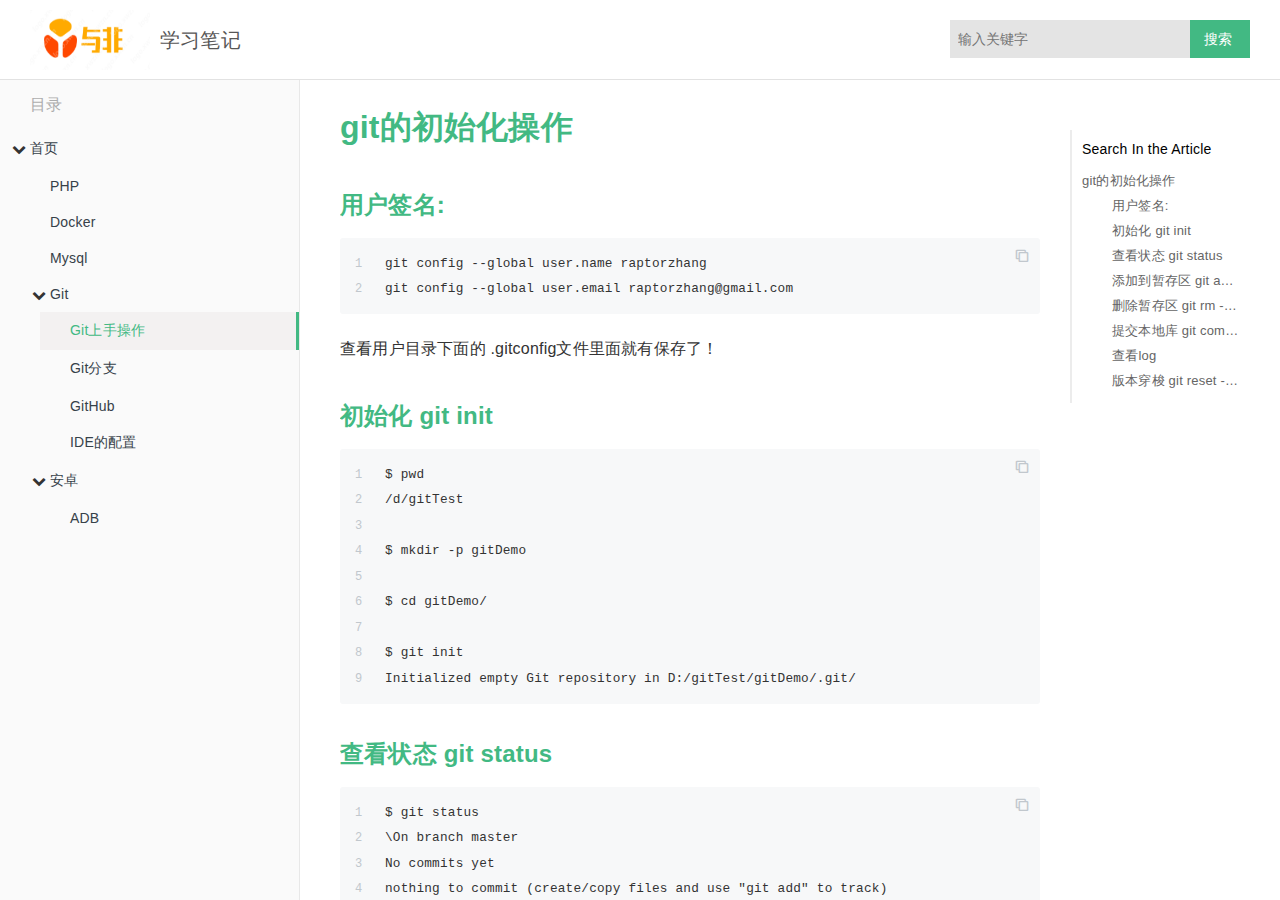
<file: git/start.html>
<!DOCTYPE HTML>
<html lang="" >
    <head>
        <meta charset="UTF-8">
        <meta content="text/html; charset=utf-8" http-equiv="Content-Type">
        <title>Git上手操作 · 学习笔记</title>
        <meta http-equiv="X-UA-Compatible" content="IE=edge" />
        <meta name="description" content="">
        <meta name="generator" content="GitBook 3.2.3">
        <meta name="author" content="RaptorZhang">
        
        
    
    
    <link rel="stylesheet" href="../gitbook/style.css">

    
            
                
                <link rel="stylesheet" href="../gitbook/gitbook-plugin-search-pro/search.css">
                
            
                
                <link rel="stylesheet" href="../gitbook/gitbook-plugin-code/plugin.css">
                
            
                
                <link rel="stylesheet" href="../gitbook/gitbook-plugin-back-to-top-button/plugin.css">
                
            
                
                <link rel="stylesheet" href="../gitbook/gitbook-plugin-expandable-chapters/expandable-chapters.css">
                
            
                
                <link rel="stylesheet" href="../gitbook/gitbook-plugin-tbfed-pagefooter/footer.css">
                
            
                
                <link rel="stylesheet" href="../gitbook/gitbook-plugin-mermaid-gb3/mermaid/mermaid.css">
                
            
                
                <link rel="stylesheet" href="../gitbook/gitbook-plugin-highlight/website.css">
                
            
                
                <link rel="stylesheet" href="../gitbook/gitbook-plugin-fontsettings/website.css">
                
            
                
                <link rel="stylesheet" href="../gitbook/gitbook-plugin-theme-lou/lou.css">
                
            
        

    

    
        
    
        
    
        
    
        
    
        
    
        
    


    

        
    
    
    <meta name="HandheldFriendly" content="true"/>
    <meta name="viewport" content="width=device-width, initial-scale=1, user-scalable=no">
    <meta name="apple-mobile-web-app-capable" content="yes">
    <meta name="apple-mobile-web-app-status-bar-style" content="black">
    <link rel="apple-touch-icon-precomposed" sizes="152x152" href="../gitbook/images/apple-touch-icon-precomposed-152.png">
    <link rel="shortcut icon" href="../gitbook/images/favicon.ico" type="image/x-icon">

    
    <link rel="next" href="fenzhi.html" />
    
    
    <link rel="prev" href="./" />
    

    </head>
    <body>
         

<div class="book">
  <div class="header-inner">
    <!-- LOGO -->
    <div class="logo"></div>
    <span class="title"></span>

    <!-- Search -->
    
<div id="book-search-input" role="search">
    <input type="text" placeholder="Type to search" />
</div>


    <!-- Nav -->
    <ul class="header-nav">
      
    </ul>
  </div>

  <div class="book-summary">
    <div class="book-summary-title">文档目录</div>
     
    <nav role="navigation">


<ul class="summary">
    
    

    

    
        
        
    
        <li class="chapter " data-level="1.1" data-path="../">
            
                <a href="../">
            
                    
                    首页
            
                </a>
            

            
            <ul class="articles">
                
    
        <li class="chapter " data-level="1.1.1" data-path="../php/">
            
                <a href="../php/">
            
                    
                    PHP
            
                </a>
            

            
        </li>
    
        <li class="chapter " data-level="1.1.2" data-path="../docker/">
            
                <a href="../docker/">
            
                    
                    Docker
            
                </a>
            

            
        </li>
    
        <li class="chapter " data-level="1.1.3" data-path="../mysql/">
            
                <a href="../mysql/">
            
                    
                    Mysql
            
                </a>
            

            
        </li>
    
        <li class="chapter " data-level="1.1.4" data-path="./">
            
                <a href="./">
            
                    
                    Git
            
                </a>
            

            
            <ul class="articles">
                
    
        <li class="chapter active" data-level="1.1.4.1" data-path="start.html">
            
                <a href="start.html">
            
                    
                    Git上手操作
            
                </a>
            

            
        </li>
    
        <li class="chapter " data-level="1.1.4.2" data-path="fenzhi.html">
            
                <a href="fenzhi.html">
            
                    
                    Git分支
            
                </a>
            

            
        </li>
    
        <li class="chapter " data-level="1.1.4.3" data-path="github.html">
            
                <a href="github.html">
            
                    
                    GitHub
            
                </a>
            

            
        </li>
    
        <li class="chapter " data-level="1.1.4.4" data-path="ide.html">
            
                <a href="ide.html">
            
                    
                    IDE的配置
            
                </a>
            

            
        </li>
    

            </ul>
            
        </li>
    
        <li class="chapter " data-level="1.1.5" data-path="../android/">
            
                <a href="../android/">
            
                    
                    安卓
            
                </a>
            

            
            <ul class="articles">
                
    
        <li class="chapter " data-level="1.1.5.1" data-path="../android/abb.html">
            
                <a href="../android/abb.html">
            
                    
                    ADB
            
                </a>
            

            
        </li>
    

            </ul>
            
        </li>
    

            </ul>
            
        </li>
    

    

    <li class="divider"></li>

    <li>
        <a href="https://www.gitbook.com" target="blank" class="gitbook-link">
            Published with GitBook
        </a>
    </li>
</ul>

</nav>
     
  </div>

  <!-- Content nav -->
  <div class="book-anchor">
    <div class="book-anchor-title"></div>

    <div class="book-anchor-body"></div>
  </div>

  <div class="book-body">
    
    <div class="body-inner">
       

<div class="book-header" role="navigation">
    

    <!-- Title -->
    <h1>
        <i class="fa fa-circle-o-notch fa-spin"></i>
        <a href=".." >Git上手操作</a>
    </h1>
</div>



      <div class="page-wrapper" tabindex="-1" role="main">
        <div class="page-inner">
          
<div id="book-search-results">
    <div class="search-noresults">
    
          <section class="normal markdown-section">
             <h1 id="git&#x7684;&#x521D;&#x59CB;&#x5316;&#x64CD;&#x4F5C;">git&#x7684;&#x521D;&#x59CB;&#x5316;&#x64CD;&#x4F5C;</h1>
<h3 id="&#x7528;&#x6237;&#x7B7E;&#x540D;">&#x7528;&#x6237;&#x7B7E;&#x540D;:</h3>
<pre><code class="lang-git">git config --global user.name raptorzhang
git config --global user.email raptorzhang@gmail.com
</code></pre>
<p>&#x67E5;&#x770B;&#x7528;&#x6237;&#x76EE;&#x5F55;&#x4E0B;&#x9762;&#x7684; .gitconfig&#x6587;&#x4EF6;&#x91CC;&#x9762;&#x5C31;&#x6709;&#x4FDD;&#x5B58;&#x4E86;&#xFF01;</p>
<h3 id="&#x521D;&#x59CB;&#x5316;-git-init">&#x521D;&#x59CB;&#x5316; git init</h3>
<pre><code>$ pwd
/d/gitTest

$ mkdir -p gitDemo

$ cd gitDemo/

$ git init
Initialized empty Git repository in D:/gitTest/gitDemo/.git/
</code></pre><h3 id="&#x67E5;&#x770B;&#x72B6;&#x6001;-git-status">&#x67E5;&#x770B;&#x72B6;&#x6001; git status</h3>
<pre><code>$ git status
\On branch master
No commits yet
nothing to commit (create/copy files and use &quot;git add&quot; to track)
$ echo &quot;hello \n hello git!&quot; &gt;&gt; hello.txt

$ ll
total 1
-rw-r--r-- 1 rapto 197609 20 Mar 22 23:24 hello.txt

$ cat hello.txt
hello \n hello git!

$ git status
On branch master

No commits yet

Untracked files:
  (use &quot;git add &lt;file&gt;...&quot; to include in what will be committed)
        hello.txt

nothing added to commit but untracked files present (use &quot;git add&quot; to track)
</code></pre><h3 id="&#x6DFB;&#x52A0;&#x5230;&#x6682;&#x5B58;&#x533A;-git-add-hellotxt">&#x6DFB;&#x52A0;&#x5230;&#x6682;&#x5B58;&#x533A; git add hello.txt</h3>
<pre><code>$ git add hello.txt
warning: in the working copy of &apos;hello.txt&apos;, LF will be replaced by CRLF the next time Git touches it
$ git status
On branch master

No commits yet

Changes to be committed:
  (use &quot;git rm --cached &lt;file&gt;...&quot; to unstage)
        new file:   hello.txt
</code></pre><h3 id="&#x5220;&#x9664;&#x6682;&#x5B58;&#x533A;-git-rm--f-hellotxt">&#x5220;&#x9664;&#x6682;&#x5B58;&#x533A; git rm -f hello.txt</h3>
<pre><code>
$ cp hello.txt hello2.txt
$ ll
total 2
-rw-r--r-- 1 rapto 197609 20 Mar 22 23:24 hello.txt
-rw-r--r-- 1 rapto 197609 20 Mar 22 23:30 hello2.txt

$ git add hello2.txt
warning: in the working copy of &apos;hello2.txt&apos;, LF will be replaced by CRLF the next time Git touches it

$ git rm hello2.txt
error: the following file has changes staged in the index:
    hello2.txt
(use --cached to keep the file, or -f to force removal)

$ git rm -f hello2.txt
rm &apos;hello2.txt&apos;
</code></pre><h3 id="&#x63D0;&#x4EA4;&#x672C;&#x5730;&#x5E93;-git-commit--m-&#x63CF;&#x8FF0;&#x4FE1;&#x606F;-hellotxt">&#x63D0;&#x4EA4;&#x672C;&#x5730;&#x5E93; git commit -m &quot;&#x63CF;&#x8FF0;&#x4FE1;&#x606F;&quot; hello.txt</h3>
<pre><code>$ git commit -m &quot;&#x63CF;&#x8FF0;&#x4FE1;&#x606F;&quot; hello.txt
warning: in the working copy of &apos;hello.txt&apos;, LF will be replaced by CRLF the next time Git touches it
[master (root-commit) 1c0e522] &#x63CF;&#x8FF0;&#x4FE1;&#x606F;
 1 file changed, 1 insertion(+)
 create mode 100644 hello.txt

$ git status
On branch master
nothing to commit, working tree clean
</code></pre><h3 id="&#x67E5;&#x770B;log">&#x67E5;&#x770B;log</h3>
<pre><code>$ git reflog
1c0e522 (HEAD -&gt; master) HEAD@{0}: commit (initial): &#x63CF;&#x8FF0;&#x4FE1;&#x606F;

$ git log
commit 1c0e522f0b3b8b1e7d54ace43e21cc787a72fa00 (HEAD -&gt; master)
Author: raptorzhang &lt;raptorzhang@gmail.com&gt;
Date:   Wed Mar 22 23:35:57 2023 +0800
    &#x63CF;&#x8FF0;&#x4FE1;&#x606F;
</code></pre><h3 id="&#x7248;&#x672C;&#x7A7F;&#x68AD;-git-reset---hard-&#x7248;&#x672C;&#x53F7;">&#x7248;&#x672C;&#x7A7F;&#x68AD; git reset --hard &#x7248;&#x672C;&#x53F7;</h3>
<pre><code>$ git reflog
513f64c (HEAD -&gt; master) HEAD@{0}: commit: &#x7B2C;&#x4E09;&#x6B21;&#x4FEE;&#x6539;&#xFF01;
f370f61 HEAD@{1}: commit: &#x7B2C;&#x4E8C;&#x6B21;&#x4FEE;&#x6539;&#x63D0;&#x4EA4;&#x672C;&#x5730;&#x5E93;
1c0e522 HEAD@{2}: commit (initial): &#x63CF;&#x8FF0;&#x4FE1;&#x606F;

$ git reset --hard f370f61
HEAD is now at f370f61 &#x7B2C;&#x4E8C;&#x6B21;&#x4FEE;&#x6539;&#x63D0;&#x4EA4;&#x672C;&#x5730;&#x5E93;

$ git reflog
f370f61 (HEAD -&gt; master) HEAD@{0}: reset: moving to f370f61
513f64c HEAD@{1}: commit: &#x7B2C;&#x4E09;&#x6B21;&#x4FEE;&#x6539;&#xFF01;
f370f61 (HEAD -&gt; master) HEAD@{2}: commit: &#x7B2C;&#x4E8C;&#x6B21;&#x4FEE;&#x6539;&#x63D0;&#x4EA4;&#x672C;&#x5730;&#x5E93;
1c0e522 HEAD@{3}: commit (initial): &#x63CF;&#x8FF0;&#x4FE1;&#x606F;
</code></pre><footer class="page-footer"><span class="copyright">&#xA9; RaptorZhang  all right reserved&#xFF0C;powered by Gitbook</span><span class="footer-modification">&#x4E0A;&#x6B21;&#x4FEE;&#x8BA2;:
2023-03-22 23:53:21
</span></footer> 
          </section>
          
    </div>
    <div class="search-results">
        <div class="has-results">
            
            <h1 class="search-results-title"><span class='search-results-count'></span> results matching "<span class='search-query'></span>"</h1>
            <ul class="search-results-list"></ul>
            
        </div>
        <div class="no-results">
            
            <h1 class="search-results-title">No results matching "<span class='search-query'></span>"</h1>
            
        </div>
    </div>
</div>
 
          <div class="book-footer">
             
          </div>
          
        </div>
      </div>
      
    </div>

     
    <a
      href="./"
      class="
        navigation navigation-prev
        
      "
      aria-label="Previous page: Git"
    >
      <i class="fa fa-angle-left"></i>
    </a>
     
    <a
      href="fenzhi.html"
      class="
        navigation navigation-next
        
      "
      aria-label="Next page: Git分支"
    >
      <i class="fa fa-angle-right"></i>
    </a>
      
  </div>
  <script>
    function showModal() {
      document.getElementsByClassName("mask")[0].style.display = "block";
      document.getElementsByClassName("donate-modal")[0].style.display =
        "block";
    }
    // 切换赞赏码
    function showDonateImg(num) {
      let alipay = "";
      let wxpay = ""
      if(num){
        wxpay = "hidden"
      }else{
        alipay = "hidden"
      }
      document.getElementById("wxpay-code").hidden = wxpay;
      document.getElementById("alipay-code").hidden = alipay;
      document.getElementsByName("pay-way")[num].checked = "checked";
    }

    // 关闭赞赏框
    function closeDonateModal() {
      document.getElementsByClassName("mask")[0].style.display = "none";
      document.getElementsByClassName("donate-modal")[0].style.display = "none";
    }

    var gitbook = gitbook || [];
    gitbook.push(function () {
      gitbook.page.hasChanged({"page":{"title":"Git上手操作","level":"1.1.4.1","depth":3,"next":{"title":"Git分支","level":"1.1.4.2","depth":3,"path":"git/fenzhi.md","ref":"git/fenzhi.md","articles":[]},"previous":{"title":"Git","level":"1.1.4","depth":2,"path":"git/index.md","ref":"git/index.md","articles":[{"title":"Git上手操作","level":"1.1.4.1","depth":3,"path":"git/start.md","ref":"git/start.md","articles":[]},{"title":"Git分支","level":"1.1.4.2","depth":3,"path":"git/fenzhi.md","ref":"git/fenzhi.md","articles":[]},{"title":"GitHub","level":"1.1.4.3","depth":3,"path":"git/github.md","ref":"git/github.md","articles":[]},{"title":"IDE的配置","level":"1.1.4.4","depth":3,"path":"git/ide.md","ref":"git/ide.md","articles":[]}]},"dir":"ltr"},"config":{"plugins":["-lunr","-search","search-pro","code","back-to-top-button","expandable-chapters","tbfed-pagefooter","-sharing","sharing-plus","mermaid-gb3","theme-lou"],"styles":{"website":"styles/website.css","pdf":"styles/pdf.css","epub":"styles/epub.css","mobi":"styles/mobi.css","ebook":"styles/ebook.css","print":"styles/print.css"},"pluginsConfig":{"tbfed-pagefooter":{"copyright":"&copy RaptorZhang ","modify_label":"上次修订:","modify_format":"YYYY-MM-DD HH:mm:ss"},"search-pro":{},"sharing-plus":{"qq":false,"all":["facebook","google","twitter","instapaper","linkedin","pocket","stumbleupon"],"douban":false,"facebook":true,"weibo":false,"instapaper":false,"whatsapp":false,"hatenaBookmark":false,"twitter":true,"messenger":false,"line":false,"vk":false,"pocket":true,"google":false,"viber":false,"stumbleupon":false,"qzone":false,"linkedin":false},"code":{"copyButtons":true},"theme-lou":{"hide-elements":[".summary .gitbook-link",".summary .divider"],"color":"#42b983","book-anchor-title":"Search In the Article","copyright":{"author":"raptorzhang@gmail.com"},"forbidCopy":true,"logo":"./images/logo.png","book-summary-title":"目录","search-placeholder":"输入关键字","favicon":"./favicon.ico"},"fontsettings":{"theme":"white","family":"sans","size":2},"highlight":{},"mermaid-gb3":{},"back-to-top-button":{},"sharing":{"facebook":true,"google":true,"qq":true,"twitter":true,"weibo":true,"all":["facebook","google","twitter","weibo","instapaper","linkedin","qq","whatsapp"]},"theme-default":{"styles":{"website":"styles/website.css","pdf":"styles/pdf.css","epub":"styles/epub.css","mobi":"styles/mobi.css","ebook":"styles/ebook.css","print":"styles/print.css"},"showLevel":false},"expandable-chapters":{}},"theme":"default","author":"RaptorZhang","lang":"zh-cn","pdf":{"pageNumbers":true,"fontSize":12,"fontFamily":"Arial","paperSize":"a4","chapterMark":"pagebreak","pageBreaksBefore":"/","margin":{"right":62,"left":62,"top":56,"bottom":56}},"structure":{"langs":"LANGS.md","readme":"README.md","glossary":"GLOSSARY.md","summary":"SUMMARY.md"},"isbn":"","variables":{"themeLou":{"footer":{}}},"title":"学习笔记","links":{},"gitbook":"*","description":"张磊的学习笔记,主要书学习上的一些记录的东西"},"file":{"path":"git/start.md","mtime":"2023-03-22T15:53:21.789Z","type":"markdown"},"gitbook":{"version":"3.2.3","time":"2023-03-27T18:57:49.084Z"},"basePath":"..","book":{"language":""}});
    });
  </script>
</div>

        
    
    <script src="../gitbook/gitbook.js"></script>
    <script src="../gitbook/theme.js"></script>
    
        
        <script src="../gitbook/gitbook-plugin-search-pro/jquery.mark.min.js"></script>
        
    
        
        <script src="../gitbook/gitbook-plugin-search-pro/search.js"></script>
        
    
        
        <script src="../gitbook/gitbook-plugin-code/plugin.js"></script>
        
    
        
        <script src="../gitbook/gitbook-plugin-back-to-top-button/plugin.js"></script>
        
    
        
        <script src="../gitbook/gitbook-plugin-expandable-chapters/expandable-chapters.js"></script>
        
    
        
        <script src="../gitbook/gitbook-plugin-sharing-plus/buttons.js"></script>
        
    
        
        <script src="../gitbook/gitbook-plugin-mermaid-gb3/book/plugin.js"></script>
        
    
        
        <script src="../gitbook/gitbook-plugin-fontsettings/fontsettings.js"></script>
        
    
        
        <script src="../gitbook/gitbook-plugin-theme-lou/lou.js"></script>
        
    

    <script src="../gitbook/gitbook-plugin-mermaid-gb3/mermaid/mermaid.min.js"></script>

    </body>
</html>
</file>
<file: gitbook/gitbook-plugin-search-pro/search.css>
/*
    This CSS only styled the search results section, not the search input
    It defines the basic interraction to hide content when displaying results, etc
*/
#book-search-input {
  background: inherit;
}
#book-search-results .search-results {
  display: none;
}
#book-search-results .search-results ul.search-results-list {
  list-style-type: none;
  padding-left: 0;
}
#book-search-results .search-results ul.search-results-list li {
  margin-bottom: 1.5rem;
  padding-bottom: 0.5rem;
  /* Highlight results */
}
#book-search-results .search-results ul.search-results-list li p em {
  background-color: rgba(255, 220, 0, 0.4);
  font-style: normal;
}
#book-search-results .search-results .no-results {
  display: none;
}
#book-search-results.open .search-results {
  display: block;
}
#book-search-results.open .search-noresults {
  display: none;
}
#book-search-results.no-results .search-results .has-results {
  display: none;
}
#book-search-results.no-results .search-results .no-results {
  display: block;
}
#book-search-results span.search-highlight-keyword {
  background: #ff0;
}
</file>
<file: gitbook/gitbook-plugin-code/plugin.css>
#code-textarea {
  height: 0;
  position: fixed;
  top: -1000px;
  width: 0;
}

.code-wrapper {
  position: relative;
}

.code-wrapper i {
  color: #c1c7cd;
  cursor: pointer;
  font-size: 12px;
  font-weight: bold;
  position: absolute;
  right: 1em;
  top: 1em;
}

.code-wrapper pre {
  background: #f7f8f9;
  border-radius: 3px;
  counter-reset: line;
  font-size: 15px;
}

.code-wrapper pre > code > span.code-line:before {
  counter-increment: line;
  color: #c1c7cd;
  content: counter(line);
  display: inline-block;
  font-size: 12px;
  margin-right: 1.5em;
  width: 1em;
}
</file>
<file: gitbook/gitbook-plugin-back-to-top-button/plugin.css>
.back-to-top {
    position: fixed;
    bottom: 25px;
    right: 25px;
    background: rgba(0, 0, 0, 0.5);
    width: 50px;
    height: 50px;
    display: block;
    text-decoration: none;
    -webkit-border-radius: 35px;
    -moz-border-radius: 35px;
    border-radius: 35px;
    display: none;
}
.back-to-top i {
    color: #fff;
    margin: 0;
    position: relative;
    left: 15px;
    top: 14px;
    font-size: 22px;
}
.back-to-top:hover {
    background: rgba(0, 0, 0, 0.9);
    cursor: pointer;	
}
.book.color-theme-1 .back-to-top {
    background: rgba(112, 66, 20, 0.5);
}
.book.color-theme-1 .back-to-top i {
    color: #f3eacb;
}
.book.color-theme-1 .back-to-top:hover {
    background: rgba(112, 66, 20, 0.9);
}
.book.color-theme-2 .back-to-top {
    background: rgba(189, 202, 219, 0.5);
}
.book.color-theme-2 .back-to-top i {
    color: #1C1F2B;
}
.book.color-theme-2 .back-to-top:hover {
    background: rgba(189, 202, 219, 0.9);
}

@media only screen 
  and (min-device-width: 320px) 
  and (max-device-width: 480px)
  and (-webkit-min-device-pixel-ratio: 2)
  and (orientation: portrait) {
	.back-to-top {
		bottom: 10px;
		right: 10px;
	}
}
</file>
<file: gitbook/gitbook-plugin-expandable-chapters/expandable-chapters.css>
.book .book-summary .chapter > .articles {
	overflow: hidden;
	max-height: 0px;
}

.book .book-summary .chapter.expanded > .articles {
	max-height: 9999px;
}

.book .book-summary .exc-trigger {
	position: absolute;
  	left: 12px;
  	top: 12px;
}

.book .book-summary ul.summary li a,
.book .book-summary ul.summary li span {
	padding-left: 30px;
	cursor: pointer;
}

.book .book-summary .exc-trigger:before {
  	content: "\f054";
}

.book .book-summary .expanded > a .exc-trigger:before,
.book .book-summary .expanded > span .exc-trigger:before {
	content: "\f078";
}
</file>
<file: gitbook/gitbook-plugin-tbfed-pagefooter/footer.css>
.page-footer {
  margin-top: 50px;
  border-top: 1px solid #ccc;
  overflow: hidden;
  padding: 10px 0;
  font-size: 12px;
  color: #808080;
}
.page-footer a {
  color: #808080!important;
  text-decoration: underline!important;
}
.footer-modification {
  float: right;
}
</file>
<file: gitbook/gitbook-plugin-mermaid-gb3/mermaid/mermaid.css>
/* Flowchart variables */
/* Sequence Diagram variables */
/* Gantt chart variables */
.mermaid .label {
  color: #333;
}
.node rect,
.node circle,
.node ellipse,
.node polygon {
  fill: #ECECFF;
  stroke: #CCCCFF;
  stroke-width: 1px;
}
.arrowheadPath {
  fill: #333333;
}
.edgePath .path {
  stroke: #333333;
}
.edgeLabel {
  background-color: #e8e8e8;
}
.cluster rect {
  fill: #ffffde !important;
  rx: 4 !important;
  stroke: #aaaa33 !important;
  stroke-width: 1px !important;
}
.cluster text {
  fill: #333;
}
.actor {
  stroke: #CCCCFF;
  fill: #ECECFF;
}
text.actor {
  fill: black;
  stroke: none;
}
.actor-line {
  stroke: grey;
}
.messageLine0 {
  stroke-width: 1.5;
  stroke-dasharray: "2 2";
  marker-end: "url(#arrowhead)";
  stroke: #333;
}
.messageLine1 {
  stroke-width: 1.5;
  stroke-dasharray: "2 2";
  stroke: #333;
}
#arrowhead {
  fill: #333;
}
#crosshead path {
  fill: #333 !important;
  stroke: #333 !important;
}
.messageText {
  fill: #333;
  stroke: none;
}
.labelBox {
  stroke: #CCCCFF;
  fill: #ECECFF;
}
.labelText {
  fill: black;
  stroke: none;
}
.loopText {
  fill: black;
  stroke: none;
}
.loopLine {
  stroke-width: 2;
  stroke-dasharray: "2 2";
  marker-end: "url(#arrowhead)";
  stroke: #CCCCFF;
}
.note {
  stroke: #aaaa33;
  fill: #fff5ad;
}
.noteText {
  fill: black;
  stroke: none;
  font-family: 'trebuchet ms', verdana, arial;
  font-size: 14px;
}
/** Section styling */
.section {
  stroke: none;
  opacity: 0.2;
}
.section0 {
  fill: rgba(102, 102, 255, 0.49);
}
.section2 {
  fill: #fff400;
}
.section1,
.section3 {
  fill: white;
  opacity: 0.2;
}
.sectionTitle0 {
  fill: #333;
}
.sectionTitle1 {
  fill: #333;
}
.sectionTitle2 {
  fill: #333;
}
.sectionTitle3 {
  fill: #333;
}
.sectionTitle {
  text-anchor: start;
  font-size: 11px;
  text-height: 14px;
}
/* Grid and axis */
.grid .tick {
  stroke: lightgrey;
  opacity: 0.3;
  shape-rendering: crispEdges;
}
.grid path {
  stroke-width: 0;
}
/* Today line */
.today {
  fill: none;
  stroke: red;
  stroke-width: 2px;
}
/* Task styling */
/* Default task */
.task {
  stroke-width: 2;
}
.taskText {
  text-anchor: middle;
  font-size: 11px;
}
.taskTextOutsideRight {
  fill: black;
  text-anchor: start;
  font-size: 11px;
}
.taskTextOutsideLeft {
  fill: black;
  text-anchor: end;
  font-size: 11px;
}
/* Specific task settings for the sections*/
.taskText0,
.taskText1,
.taskText2,
.taskText3 {
  fill: white;
}
.task0,
.task1,
.task2,
.task3 {
  fill: #8a90dd;
  stroke: #534fbc;
}
.taskTextOutside0,
.taskTextOutside2 {
  fill: black;
}
.taskTextOutside1,
.taskTextOutside3 {
  fill: black;
}
/* Active task */
.active0,
.active1,
.active2,
.active3 {
  fill: #bfc7ff;
  stroke: #534fbc;
}
.activeText0,
.activeText1,
.activeText2,
.activeText3 {
  fill: black !important;
}
/* Completed task */
.done0,
.done1,
.done2,
.done3 {
  stroke: grey;
  fill: lightgrey;
  stroke-width: 2;
}
.doneText0,
.doneText1,
.doneText2,
.doneText3 {
  fill: black !important;
}
/* Tasks on the critical line */
.crit0,
.crit1,
.crit2,
.crit3 {
  stroke: #ff8888;
  fill: red;
  stroke-width: 2;
}
.activeCrit0,
.activeCrit1,
.activeCrit2,
.activeCrit3 {
  stroke: #ff8888;
  fill: #bfc7ff;
  stroke-width: 2;
}
.doneCrit0,
.doneCrit1,
.doneCrit2,
.doneCrit3 {
  stroke: #ff8888;
  fill: lightgrey;
  stroke-width: 2;
  cursor: pointer;
  shape-rendering: crispEdges;
}
.doneCritText0,
.doneCritText1,
.doneCritText2,
.doneCritText3 {
  fill: black !important;
}
.activeCritText0,
.activeCritText1,
.activeCritText2,
.activeCritText3 {
  fill: black !important;
}
.titleText {
  text-anchor: middle;
  font-size: 18px;
  fill: black;
}
g.classGroup text {
  fill: #9370DB;
  stroke: none;
  font-family: 'trebuchet ms', verdana, arial;
  font-size: 10px;
}
g.classGroup rect {
  fill: #ECECFF;
  stroke: #9370DB;
}
g.classGroup line {
  stroke: #9370DB;
  stroke-width: 1;
}
svg .classLabel .box {
  stroke: none;
  stroke-width: 0;
  fill: #ECECFF;
  opacity: 0.5;
}
svg .classLabel .label {
  fill: #9370DB;
  font-size: 10px;
}
.relation {
  stroke: #9370DB;
  stroke-width: 1;
  fill: none;
}
.composition {
  fill: #9370DB;
  stroke: #9370DB;
  stroke-width: 1;
}
#compositionStart {
  fill: #9370DB;
  stroke: #9370DB;
  stroke-width: 1;
}
#compositionEnd {
  fill: #9370DB;
  stroke: #9370DB;
  stroke-width: 1;
}
.aggregation {
  fill: #ECECFF;
  stroke: #9370DB;
  stroke-width: 1;
}
#aggregationStart {
  fill: #ECECFF;
  stroke: #9370DB;
  stroke-width: 1;
}
#aggregationEnd {
  fill: #ECECFF;
  stroke: #9370DB;
  stroke-width: 1;
}
#dependencyStart {
  fill: #9370DB;
  stroke: #9370DB;
  stroke-width: 1;
}
#dependencyEnd {
  fill: #9370DB;
  stroke: #9370DB;
  stroke-width: 1;
}
#extensionStart {
  fill: #9370DB;
  stroke: #9370DB;
  stroke-width: 1;
}
#extensionEnd {
  fill: #9370DB;
  stroke: #9370DB;
  stroke-width: 1;
}
.node text {
  font-family: 'trebuchet ms', verdana, arial;
  font-size: 14px;
}
div.mermaidTooltip {
  position: absolute;
  text-align: center;
  max-width: 200px;
  padding: 2px;
  font-family: 'trebuchet ms', verdana, arial;
  font-size: 12px;
  background: #ffffde;
  border: 1px solid #aaaa33;
  border-radius: 2px;
  pointer-events: none;
  z-index: 100;
}
</file>
<file: gitbook/gitbook-plugin-highlight/website.css>
.book .book-body .page-wrapper .page-inner section.normal pre,
.book .book-body .page-wrapper .page-inner section.normal code {
  /* http://jmblog.github.com/color-themes-for-google-code-highlightjs */
  /* Tomorrow Comment */
  /* Tomorrow Red */
  /* Tomorrow Orange */
  /* Tomorrow Yellow */
  /* Tomorrow Green */
  /* Tomorrow Aqua */
  /* Tomorrow Blue */
  /* Tomorrow Purple */
}
.book .book-body .page-wrapper .page-inner section.normal pre .hljs-comment,
.book .book-body .page-wrapper .page-inner section.normal code .hljs-comment,
.book .book-body .page-wrapper .page-inner section.normal pre .hljs-title,
.book .book-body .page-wrapper .page-inner section.normal code .hljs-title {
  color: #8e908c;
}
.book .book-body .page-wrapper .page-inner section.normal pre .hljs-variable,
.book .book-body .page-wrapper .page-inner section.normal code .hljs-variable,
.book .book-body .page-wrapper .page-inner section.normal pre .hljs-attribute,
.book .book-body .page-wrapper .page-inner section.normal code .hljs-attribute,
.book .book-body .page-wrapper .page-inner section.normal pre .hljs-tag,
.book .book-body .page-wrapper .page-inner section.normal code .hljs-tag,
.book .book-body .page-wrapper .page-inner section.normal pre .hljs-regexp,
.book .book-body .page-wrapper .page-inner section.normal code .hljs-regexp,
.book .book-body .page-wrapper .page-inner section.normal pre .hljs-deletion,
.book .book-body .page-wrapper .page-inner section.normal code .hljs-deletion,
.book .book-body .page-wrapper .page-inner section.normal pre .ruby .hljs-constant,
.book .book-body .page-wrapper .page-inner section.normal code .ruby .hljs-constant,
.book .book-body .page-wrapper .page-inner section.normal pre .xml .hljs-tag .hljs-title,
.book .book-body .page-wrapper .page-inner section.normal code .xml .hljs-tag .hljs-title,
.book .book-body .page-wrapper .page-inner section.normal pre .xml .hljs-pi,
.book .book-body .page-wrapper .page-inner section.normal code .xml .hljs-pi,
.book .book-body .page-wrapper .page-inner section.normal pre .xml .hljs-doctype,
.book .book-body .page-wrapper .page-inner section.normal code .xml .hljs-doctype,
.book .book-body .page-wrapper .page-inner section.normal pre .html .hljs-doctype,
.book .book-body .page-wrapper .page-inner section.normal code .html .hljs-doctype,
.book .book-body .page-wrapper .page-inner section.normal pre .css .hljs-id,
.book .book-body .page-wrapper .page-inner section.normal code .css .hljs-id,
.book .book-body .page-wrapper .page-inner section.normal pre .css .hljs-class,
.book .book-body .page-wrapper .page-inner section.normal code .css .hljs-class,
.book .book-body .page-wrapper .page-inner section.normal pre .css .hljs-pseudo,
.book .book-body .page-wrapper .page-inner section.normal code .css .hljs-pseudo {
  color: #c82829;
}
.book .book-body .page-wrapper .page-inner section.normal pre .hljs-number,
.book .book-body .page-wrapper .page-inner section.normal code .hljs-number,
.book .book-body .page-wrapper .page-inner section.normal pre .hljs-preprocessor,
.book .book-body .page-wrapper .page-inner section.normal code .hljs-preprocessor,
.book .book-body .page-wrapper .page-inner section.normal pre .hljs-pragma,
.book .book-body .page-wrapper .page-inner section.normal code .hljs-pragma,
.book .book-body .page-wrapper .page-inner section.normal pre .hljs-built_in,
.book .book-body .page-wrapper .page-inner section.normal code .hljs-built_in,
.book .book-body .page-wrapper .page-inner section.normal pre .hljs-literal,
.book .book-body .page-wrapper .page-inner section.normal code .hljs-literal,
.book .book-body .page-wrapper .page-inner section.normal pre .hljs-params,
.book .book-body .page-wrapper .page-inner section.normal code .hljs-params,
.book .book-body .page-wrapper .page-inner section.normal pre .hljs-constant,
.book .book-body .page-wrapper .page-inner section.normal code .hljs-constant {
  color: #f5871f;
}
.book .book-body .page-wrapper .page-inner section.normal pre .ruby .hljs-class .hljs-title,
.book .book-body .page-wrapper .page-inner section.normal code .ruby .hljs-class .hljs-title,
.book .book-body .page-wrapper .page-inner section.normal pre .css .hljs-rules .hljs-attribute,
.book .book-body .page-wrapper .page-inner section.normal code .css .hljs-rules .hljs-attribute {
  color: #eab700;
}
.book .book-body .page-wrapper .page-inner section.normal pre .hljs-string,
.book .book-body .page-wrapper .page-inner section.normal code .hljs-string,
.book .book-body .page-wrapper .page-inner section.normal pre .hljs-value,
.book .book-body .page-wrapper .page-inner section.normal code .hljs-value,
.book .book-body .page-wrapper .page-inner section.normal pre .hljs-inheritance,
.book .book-body .page-wrapper .page-inner section.normal code .hljs-inheritance,
.book .book-body .page-wrapper .page-inner section.normal pre .hljs-header,
.book .book-body .page-wrapper .page-inner section.normal code .hljs-header,
.book .book-body .page-wrapper .page-inner section.normal pre .hljs-addition,
.book .book-body .page-wrapper .page-inner section.normal code .hljs-addition,
.book .book-body .page-wrapper .page-inner section.normal pre .ruby .hljs-symbol,
.book .book-body .page-wrapper .page-inner section.normal code .ruby .hljs-symbol,
.book .book-body .page-wrapper .page-inner section.normal pre .xml .hljs-cdata,
.book .book-body .page-wrapper .page-inner section.normal code .xml .hljs-cdata {
  color: #718c00;
}
.book .book-body .page-wrapper .page-inner section.normal pre .css .hljs-hexcolor,
.book .book-body .page-wrapper .page-inner section.normal code .css .hljs-hexcolor {
  color: #3e999f;
}
.book .book-body .page-wrapper .page-inner section.normal pre .hljs-function,
.book .book-body .page-wrapper .page-inner section.normal code .hljs-function,
.book .book-body .page-wrapper .page-inner section.normal pre .python .hljs-decorator,
.book .book-body .page-wrapper .page-inner section.normal code .python .hljs-decorator,
.book .book-body .page-wrapper .page-inner section.normal pre .python .hljs-title,
.book .book-body .page-wrapper .page-inner section.normal code .python .hljs-title,
.book .book-body .page-wrapper .page-inner section.normal pre .ruby .hljs-function .hljs-title,
.book .book-body .page-wrapper .page-inner section.normal code .ruby .hljs-function .hljs-title,
.book .book-body .page-wrapper .page-inner section.normal pre .ruby .hljs-title .hljs-keyword,
.book .book-body .page-wrapper .page-inner section.normal code .ruby .hljs-title .hljs-keyword,
.book .book-body .page-wrapper .page-inner section.normal pre .perl .hljs-sub,
.book .book-body .page-wrapper .page-inner section.normal code .perl .hljs-sub,
.book .book-body .page-wrapper .page-inner section.normal pre .javascript .hljs-title,
.book .book-body .page-wrapper .page-inner section.normal code .javascript .hljs-title,
.book .book-body .page-wrapper .page-inner section.normal pre .coffeescript .hljs-title,
.book .book-body .page-wrapper .page-inner section.normal code .coffeescript .hljs-title {
  color: #4271ae;
}
.book .book-body .page-wrapper .page-inner section.normal pre .hljs-keyword,
.book .book-body .page-wrapper .page-inner section.normal code .hljs-keyword,
.book .book-body .page-wrapper .page-inner section.normal pre .javascript .hljs-function,
.book .book-body .page-wrapper .page-inner section.normal code .javascript .hljs-function {
  color: #8959a8;
}
.book .book-body .page-wrapper .page-inner section.normal pre .hljs,
.book .book-body .page-wrapper .page-inner section.normal code .hljs {
  display: block;
  background: white;
  color: #4d4d4c;
  padding: 0.5em;
}
.book .book-body .page-wrapper .page-inner section.normal pre .coffeescript .javascript,
.book .book-body .page-wrapper .page-inner section.normal code .coffeescript .javascript,
.book .book-body .page-wrapper .page-inner section.normal pre .javascript .xml,
.book .book-body .page-wrapper .page-inner section.normal code .javascript .xml,
.book .book-body .page-wrapper .page-inner section.normal pre .tex .hljs-formula,
.book .book-body .page-wrapper .page-inner section.normal code .tex .hljs-formula,
.book .book-body .page-wrapper .page-inner section.normal pre .xml .javascript,
.book .book-body .page-wrapper .page-inner section.normal code .xml .javascript,
.book .book-body .page-wrapper .page-inner section.normal pre .xml .vbscript,
.book .book-body .page-wrapper .page-inner section.normal code .xml .vbscript,
.book .book-body .page-wrapper .page-inner section.normal pre .xml .css,
.book .book-body .page-wrapper .page-inner section.normal code .xml .css,
.book .book-body .page-wrapper .page-inner section.normal pre .xml .hljs-cdata,
.book .book-body .page-wrapper .page-inner section.normal code .xml .hljs-cdata {
  opacity: 0.5;
}
.book.color-theme-1 .book-body .page-wrapper .page-inner section.normal pre,
.book.color-theme-1 .book-body .page-wrapper .page-inner section.normal code {
  /*

Orginal Style from ethanschoonover.com/solarized (c) Jeremy Hull <sourdrums@gmail.com>

*/
  /* Solarized Green */
  /* Solarized Cyan */
  /* Solarized Blue */
  /* Solarized Yellow */
  /* Solarized Orange */
  /* Solarized Red */
  /* Solarized Violet */
}
.book.color-theme-1 .book-body .page-wrapper .page-inner section.normal pre .hljs,
.book.color-theme-1 .book-body .page-wrapper .page-inner section.normal code .hljs {
  display: block;
  padding: 0.5em;
  background: #fdf6e3;
  color: #657b83;
}
.book.color-theme-1 .book-body .page-wrapper .page-inner section.normal pre .hljs-comment,
.book.color-theme-1 .book-body .page-wrapper .page-inner section.normal code .hljs-comment,
.book.color-theme-1 .book-body .page-wrapper .page-inner section.normal pre .hljs-template_comment,
.book.color-theme-1 .book-body .page-wrapper .page-inner section.normal code .hljs-template_comment,
.book.color-theme-1 .book-body .page-wrapper .page-inner section.normal pre .diff .hljs-header,
.book.color-theme-1 .book-body .page-wrapper .page-inner section.normal code .diff .hljs-header,
.book.color-theme-1 .book-body .page-wrapper .page-inner section.normal pre .hljs-doctype,
.book.color-theme-1 .book-body .page-wrapper .page-inner section.normal code .hljs-doctype,
.book.color-theme-1 .book-body .page-wrapper .page-inner section.normal pre .hljs-pi,
.book.color-theme-1 .book-body .page-wrapper .page-inner section.normal code .hljs-pi,
.book.color-theme-1 .book-body .page-wrapper .page-inner section.normal pre .lisp .hljs-string,
.book.color-theme-1 .book-body .page-wrapper .page-inner section.normal code .lisp .hljs-string,
.book.color-theme-1 .book-body .page-wrapper .page-inner section.normal pre .hljs-javadoc,
.book.color-theme-1 .book-body .page-wrapper .page-inner section.normal code .hljs-javadoc {
  color: #93a1a1;
}
.book.color-theme-1 .book-body .page-wrapper .page-inner section.normal pre .hljs-keyword,
.book.color-theme-1 .book-body .page-wrapper .page-inner section.normal code .hljs-keyword,
.book.color-theme-1 .book-body .page-wrapper .page-inner section.normal pre .hljs-winutils,
.book.color-theme-1 .book-body .page-wrapper .page-inner section.normal code .hljs-winutils,
.book.color-theme-1 .book-body .page-wrapper .page-inner section.normal pre .method,
.book.color-theme-1 .book-body .page-wrapper .page-inner section.normal code .method,
.book.color-theme-1 .book-body .page-wrapper .page-inner section.normal pre .hljs-addition,
.book.color-theme-1 .book-body .page-wrapper .page-inner section.normal code .hljs-addition,
.book.color-theme-1 .book-body .page-wrapper .page-inner section.normal pre .css .hljs-tag,
.book.color-theme-1 .book-body .page-wrapper .page-inner section.normal code .css .hljs-tag,
.book.color-theme-1 .book-body .page-wrapper .page-inner section.normal pre .hljs-request,
.book.color-theme-1 .book-body .page-wrapper .page-inner section.normal code .hljs-request,
.book.color-theme-1 .book-body .page-wrapper .page-inner section.normal pre .hljs-status,
.book.color-theme-1 .book-body .page-wrapper .page-inner section.normal code .hljs-status,
.book.color-theme-1 .book-body .page-wrapper .page-inner section.normal pre .nginx .hljs-title,
.book.color-theme-1 .book-body .page-wrapper .page-inner section.normal code .nginx .hljs-title {
  color: #859900;
}
.book.color-theme-1 .book-body .page-wrapper .page-inner section.normal pre .hljs-number,
.book.color-theme-1 .book-body .page-wrapper .page-inner section.normal code .hljs-number,
.book.color-theme-1 .book-body .page-wrapper .page-inner section.normal pre .hljs-command,
.book.color-theme-1 .book-body .page-wrapper .page-inner section.normal code .hljs-command,
.book.color-theme-1 .book-body .page-wrapper .page-inner section.normal pre .hljs-string,
.book.color-theme-1 .book-body .page-wrapper .page-inner section.normal code .hljs-string,
.book.color-theme-1 .book-body .page-wrapper .page-inner section.normal pre .hljs-tag .hljs-value,
.book.color-theme-1 .book-body .page-wrapper .page-inner section.normal code .hljs-tag .hljs-value,
.book.color-theme-1 .book-body .page-wrapper .page-inner section.normal pre .hljs-rules .hljs-value,
.book.color-theme-1 .book-body .page-wrapper .page-inner section.normal code .hljs-rules .hljs-value,
.book.color-theme-1 .book-body .page-wrapper .page-inner section.normal pre .hljs-phpdoc,
.book.color-theme-1 .book-body .page-wrapper .page-inner section.normal code .hljs-phpdoc,
.book.color-theme-1 .book-body .page-wrapper .page-inner section.normal pre .tex .hljs-formula,
.book.color-theme-1 .book-body .page-wrapper .page-inner section.normal code .tex .hljs-formula,
.book.color-theme-1 .book-body .page-wrapper .page-inner section.normal pre .hljs-regexp,
.book.color-theme-1 .book-body .page-wrapper .page-inner section.normal code .hljs-regexp,
.book.color-theme-1 .book-body .page-wrapper .page-inner section.normal pre .hljs-hexcolor,
.book.color-theme-1 .book-body .page-wrapper .page-inner section.normal code .hljs-hexcolor,
.book.color-theme-1 .book-body .page-wrapper .page-inner section.normal pre .hljs-link_url,
.book.color-theme-1 .book-body .page-wrapper .page-inner section.normal code .hljs-link_url {
  color: #2aa198;
}
.book.color-theme-1 .book-body .page-wrapper .page-inner section.normal pre .hljs-title,
.book.color-theme-1 .book-body .page-wrapper .page-inner section.normal code .hljs-title,
.book.color-theme-1 .book-body .page-wrapper .page-inner section.normal pre .hljs-localvars,
.book.color-theme-1 .book-body .page-wrapper .page-inner section.normal code .hljs-localvars,
.book.color-theme-1 .book-body .page-wrapper .page-inner section.normal pre .hljs-chunk,
.book.color-theme-1 .book-body .page-wrapper .page-inner section.normal code .hljs-chunk,
.book.color-theme-1 .book-body .page-wrapper .page-inner section.normal pre .hljs-decorator,
.book.color-theme-1 .book-body .page-wrapper .page-inner section.normal code .hljs-decorator,
.book.color-theme-1 .book-body .page-wrapper .page-inner section.normal pre .hljs-built_in,
.book.color-theme-1 .book-body .page-wrapper .page-inner section.normal code .hljs-built_in,
.book.color-theme-1 .book-body .page-wrapper .page-inner section.normal pre .hljs-identifier,
.book.color-theme-1 .book-body .page-wrapper .page-inner section.normal code .hljs-identifier,
.book.color-theme-1 .book-body .page-wrapper .page-inner section.normal pre .vhdl .hljs-literal,
.book.color-theme-1 .book-body .page-wrapper .page-inner section.normal code .vhdl .hljs-literal,
.book.color-theme-1 .book-body .page-wrapper .page-inner section.normal pre .hljs-id,
.book.color-theme-1 .book-body .page-wrapper .page-inner section.normal code .hljs-id,
.book.color-theme-1 .book-body .page-wrapper .page-inner section.normal pre .css .hljs-function,
.book.color-theme-1 .book-body .page-wrapper .page-inner section.normal code .css .hljs-function {
  color: #268bd2;
}
.book.color-theme-1 .book-body .page-wrapper .page-inner section.normal pre .hljs-attribute,
.book.color-theme-1 .book-body .page-wrapper .page-inner section.normal code .hljs-attribute,
.book.color-theme-1 .book-body .page-wrapper .page-inner section.normal pre .hljs-variable,
.book.color-theme-1 .book-body .page-wrapper .page-inner section.normal code .hljs-variable,
.book.color-theme-1 .book-body .page-wrapper .page-inner section.normal pre .lisp .hljs-body,
.book.color-theme-1 .book-body .page-wrapper .page-inner section.normal code .lisp .hljs-body,
.book.color-theme-1 .book-body .page-wrapper .page-inner section.normal pre .smalltalk .hljs-number,
.book.color-theme-1 .book-body .page-wrapper .page-inner section.normal code .smalltalk .hljs-number,
.book.color-theme-1 .book-body .page-wrapper .page-inner section.normal pre .hljs-constant,
.book.color-theme-1 .book-body .page-wrapper .page-inner section.normal code .hljs-constant,
.book.color-theme-1 .book-body .page-wrapper .page-inner section.normal pre .hljs-class .hljs-title,
.book.color-theme-1 .book-body .page-wrapper .page-inner section.normal code .hljs-class .hljs-title,
.book.color-theme-1 .book-body .page-wrapper .page-inner section.normal pre .hljs-parent,
.book.color-theme-1 .book-body .page-wrapper .page-inner section.normal code .hljs-parent,
.book.color-theme-1 .book-body .page-wrapper .page-inner section.normal pre .haskell .hljs-type,
.book.color-theme-1 .book-body .page-wrapper .page-inner section.normal code .haskell .hljs-type,
.book.color-theme-1 .book-body .page-wrapper .page-inner section.normal pre .hljs-link_reference,
.book.color-theme-1 .book-body .page-wrapper .page-inner section.normal code .hljs-link_reference {
  color: #b58900;
}
.book.color-theme-1 .book-body .page-wrapper .page-inner section.normal pre .hljs-preprocessor,
.book.color-theme-1 .book-body .page-wrapper .page-inner section.normal code .hljs-preprocessor,
.book.color-theme-1 .book-body .page-wrapper .page-inner section.normal pre .hljs-preprocessor .hljs-keyword,
.book.color-theme-1 .book-body .page-wrapper .page-inner section.normal code .hljs-preprocessor .hljs-keyword,
.book.color-theme-1 .book-body .page-wrapper .page-inner section.normal pre .hljs-pragma,
.book.color-theme-1 .book-body .page-wrapper .page-inner section.normal code .hljs-pragma,
.book.color-theme-1 .book-body .page-wrapper .page-inner section.normal pre .hljs-shebang,
.book.color-theme-1 .book-body .page-wrapper .page-inner section.normal code .hljs-shebang,
.book.color-theme-1 .book-body .page-wrapper .page-inner section.normal pre .hljs-symbol,
.book.color-theme-1 .book-body .page-wrapper .page-inner section.normal code .hljs-symbol,
.book.color-theme-1 .book-body .page-wrapper .page-inner section.normal pre .hljs-symbol .hljs-string,
.book.color-theme-1 .book-body .page-wrapper .page-inner section.normal code .hljs-symbol .hljs-string,
.book.color-theme-1 .book-body .page-wrapper .page-inner section.normal pre .diff .hljs-change,
.book.color-theme-1 .book-body .page-wrapper .page-inner section.normal code .diff .hljs-change,
.book.color-theme-1 .book-body .page-wrapper .page-inner section.normal pre .hljs-special,
.book.color-theme-1 .book-body .page-wrapper .page-inner section.normal code .hljs-special,
.book.color-theme-1 .book-body .page-wrapper .page-inner section.normal pre .hljs-attr_selector,
.book.color-theme-1 .book-body .page-wrapper .page-inner section.normal code .hljs-attr_selector,
.book.color-theme-1 .book-body .page-wrapper .page-inner section.normal pre .hljs-subst,
.book.color-theme-1 .book-body .page-wrapper .page-inner section.normal code .hljs-subst,
.book.color-theme-1 .book-body .page-wrapper .page-inner section.normal pre .hljs-cdata,
.book.color-theme-1 .book-body .page-wrapper .page-inner section.normal code .hljs-cdata,
.book.color-theme-1 .book-body .page-wrapper .page-inner section.normal pre .clojure .hljs-title,
.book.color-theme-1 .book-body .page-wrapper .page-inner section.normal code .clojure .hljs-title,
.book.color-theme-1 .book-body .page-wrapper .page-inner section.normal pre .css .hljs-pseudo,
.book.color-theme-1 .book-body .page-wrapper .page-inner section.normal code .css .hljs-pseudo,
.book.color-theme-1 .book-body .page-wrapper .page-inner section.normal pre .hljs-header,
.book.color-theme-1 .book-body .page-wrapper .page-inner section.normal code .hljs-header {
  color: #cb4b16;
}
.book.color-theme-1 .book-body .page-wrapper .page-inner section.normal pre .hljs-deletion,
.book.color-theme-1 .book-body .page-wrapper .page-inner section.normal code .hljs-deletion,
.book.color-theme-1 .book-body .page-wrapper .page-inner section.normal pre .hljs-important,
.book.color-theme-1 .book-body .page-wrapper .page-inner section.normal code .hljs-important {
  color: #dc322f;
}
.book.color-theme-1 .book-body .page-wrapper .page-inner section.normal pre .hljs-link_label,
.book.color-theme-1 .book-body .page-wrapper .page-inner section.normal code .hljs-link_label {
  color: #6c71c4;
}
.book.color-theme-1 .book-body .page-wrapper .page-inner section.normal pre .tex .hljs-formula,
.book.color-theme-1 .book-body .page-wrapper .page-inner section.normal code .tex .hljs-formula {
  background: #eee8d5;
}
.book.color-theme-2 .book-body .page-wrapper .page-inner section.normal pre,
.book.color-theme-2 .book-body .page-wrapper .page-inner section.normal code {
  /* Tomorrow Night Bright Theme */
  /* Original theme - https://github.com/chriskempson/tomorrow-theme */
  /* http://jmblog.github.com/color-themes-for-google-code-highlightjs */
  /* Tomorrow Comment */
  /* Tomorrow Red */
  /* Tomorrow Orange */
  /* Tomorrow Yellow */
  /* Tomorrow Green */
  /* Tomorrow Aqua */
  /* Tomorrow Blue */
  /* Tomorrow Purple */
}
.book.color-theme-2 .book-body .page-wrapper .page-inner section.normal pre .hljs-comment,
.book.color-theme-2 .book-body .page-wrapper .page-inner section.normal code .hljs-comment,
.book.color-theme-2 .book-body .page-wrapper .page-inner section.normal pre .hljs-title,
.book.color-theme-2 .book-body .page-wrapper .page-inner section.normal code .hljs-title {
  color: #969896;
}
.book.color-theme-2 .book-body .page-wrapper .page-inner section.normal pre .hljs-variable,
.book.color-theme-2 .book-body .page-wrapper .page-inner section.normal code .hljs-variable,
.book.color-theme-2 .book-body .page-wrapper .page-inner section.normal pre .hljs-attribute,
.book.color-theme-2 .book-body .page-wrapper .page-inner section.normal code .hljs-attribute,
.book.color-theme-2 .book-body .page-wrapper .page-inner section.normal pre .hljs-tag,
.book.color-theme-2 .book-body .page-wrapper .page-inner section.normal code .hljs-tag,
.book.color-theme-2 .book-body .page-wrapper .page-inner section.normal pre .hljs-regexp,
.book.color-theme-2 .book-body .page-wrapper .page-inner section.normal code .hljs-regexp,
.book.color-theme-2 .book-body .page-wrapper .page-inner section.normal pre .hljs-deletion,
.book.color-theme-2 .book-body .page-wrapper .page-inner section.normal code .hljs-deletion,
.book.color-theme-2 .book-body .page-wrapper .page-inner section.normal pre .ruby .hljs-constant,
.book.color-theme-2 .book-body .page-wrapper .page-inner section.normal code .ruby .hljs-constant,
.book.color-theme-2 .book-body .page-wrapper .page-inner section.normal pre .xml .hljs-tag .hljs-title,
.book.color-theme-2 .book-body .page-wrapper .page-inner section.normal code .xml .hljs-tag .hljs-title,
.book.color-theme-2 .book-body .page-wrapper .page-inner section.normal pre .xml .hljs-pi,
.book.color-theme-2 .book-body .page-wrapper .page-inner section.normal code .xml .hljs-pi,
.book.color-theme-2 .book-body .page-wrapper .page-inner section.normal pre .xml .hljs-doctype,
.book.color-theme-2 .book-body .page-wrapper .page-inner section.normal code .xml .hljs-doctype,
.book.color-theme-2 .book-body .page-wrapper .page-inner section.normal pre .html .hljs-doctype,
.book.color-theme-2 .book-body .page-wrapper .page-inner section.normal code .html .hljs-doctype,
.book.color-theme-2 .book-body .page-wrapper .page-inner section.normal pre .css .hljs-id,
.book.color-theme-2 .book-body .page-wrapper .page-inner section.normal code .css .hljs-id,
.book.color-theme-2 .book-body .page-wrapper .page-inner section.normal pre .css .hljs-class,
.book.color-theme-2 .book-body .page-wrapper .page-inner section.normal code .css .hljs-class,
.book.color-theme-2 .book-body .page-wrapper .page-inner section.normal pre .css .hljs-pseudo,
.book.color-theme-2 .book-body .page-wrapper .page-inner section.normal code .css .hljs-pseudo {
  color: #d54e53;
}
.book.color-theme-2 .book-body .page-wrapper .page-inner section.normal pre .hljs-number,
.book.color-theme-2 .book-body .page-wrapper .page-inner section.normal code .hljs-number,
.book.color-theme-2 .book-body .page-wrapper .page-inner section.normal pre .hljs-preprocessor,
.book.color-theme-2 .book-body .page-wrapper .page-inner section.normal code .hljs-preprocessor,
.book.color-theme-2 .book-body .page-wrapper .page-inner section.normal pre .hljs-pragma,
.book.color-theme-2 .book-body .page-wrapper .page-inner section.normal code .hljs-pragma,
.book.color-theme-2 .book-body .page-wrapper .page-inner section.normal pre .hljs-built_in,
.book.color-theme-2 .book-body .page-wrapper .page-inner section.normal code .hljs-built_in,
.book.color-theme-2 .book-body .page-wrapper .page-inner section.normal pre .hljs-literal,
.book.color-theme-2 .book-body .page-wrapper .page-inner section.normal code .hljs-literal,
.book.color-theme-2 .book-body .page-wrapper .page-inner section.normal pre .hljs-params,
.book.color-theme-2 .book-body .page-wrapper .page-inner section.normal code .hljs-params,
.book.color-theme-2 .book-body .page-wrapper .page-inner section.normal pre .hljs-constant,
.book.color-theme-2 .book-body .page-wrapper .page-inner section.normal code .hljs-constant {
  color: #e78c45;
}
.book.color-theme-2 .book-body .page-wrapper .page-inner section.normal pre .ruby .hljs-class .hljs-title,
.book.color-theme-2 .book-body .page-wrapper .page-inner section.normal code .ruby .hljs-class .hljs-title,
.book.color-theme-2 .book-body .page-wrapper .page-inner section.normal pre .css .hljs-rules .hljs-attribute,
.book.color-theme-2 .book-body .page-wrapper .page-inner section.normal code .css .hljs-rules .hljs-attribute {
  color: #e7c547;
}
.book.color-theme-2 .book-body .page-wrapper .page-inner section.normal pre .hljs-string,
.book.color-theme-2 .book-body .page-wrapper .page-inner section.normal code .hljs-string,
.book.color-theme-2 .book-body .page-wrapper .page-inner section.normal pre .hljs-value,
.book.color-theme-2 .book-body .page-wrapper .page-inner section.normal code .hljs-value,
.book.color-theme-2 .book-body .page-wrapper .page-inner section.normal pre .hljs-inheritance,
.book.color-theme-2 .book-body .page-wrapper .page-inner section.normal code .hljs-inheritance,
.book.color-theme-2 .book-body .page-wrapper .page-inner section.normal pre .hljs-header,
.book.color-theme-2 .book-body .page-wrapper .page-inner section.normal code .hljs-header,
.book.color-theme-2 .book-body .page-wrapper .page-inner section.normal pre .hljs-addition,
.book.color-theme-2 .book-body .page-wrapper .page-inner section.normal code .hljs-addition,
.book.color-theme-2 .book-body .page-wrapper .page-inner section.normal pre .ruby .hljs-symbol,
.book.color-theme-2 .book-body .page-wrapper .page-inner section.normal code .ruby .hljs-symbol,
.book.color-theme-2 .book-body .page-wrapper .page-inner section.normal pre .xml .hljs-cdata,
.book.color-theme-2 .book-body .page-wrapper .page-inner section.normal code .xml .hljs-cdata {
  color: #b9ca4a;
}
.book.color-theme-2 .book-body .page-wrapper .page-inner section.normal pre .css .hljs-hexcolor,
.book.color-theme-2 .book-body .page-wrapper .page-inner section.normal code .css .hljs-hexcolor {
  color: #70c0b1;
}
.book.color-theme-2 .book-body .page-wrapper .page-inner section.normal pre .hljs-function,
.book.color-theme-2 .book-body .page-wrapper .page-inner section.normal code .hljs-function,
.book.color-theme-2 .book-body .page-wrapper .page-inner section.normal pre .python .hljs-decorator,
.book.color-theme-2 .book-body .page-wrapper .page-inner section.normal code .python .hljs-decorator,
.book.color-theme-2 .book-body .page-wrapper .page-inner section.normal pre .python .hljs-title,
.book.color-theme-2 .book-body .page-wrapper .page-inner section.normal code .python .hljs-title,
.book.color-theme-2 .book-body .page-wrapper .page-inner section.normal pre .ruby .hljs-function .hljs-title,
.book.color-theme-2 .book-body .page-wrapper .page-inner section.normal code .ruby .hljs-function .hljs-title,
.book.color-theme-2 .book-body .page-wrapper .page-inner section.normal pre .ruby .hljs-title .hljs-keyword,
.book.color-theme-2 .book-body .page-wrapper .page-inner section.normal code .ruby .hljs-title .hljs-keyword,
.book.color-theme-2 .book-body .page-wrapper .page-inner section.normal pre .perl .hljs-sub,
.book.color-theme-2 .book-body .page-wrapper .page-inner section.normal code .perl .hljs-sub,
.book.color-theme-2 .book-body .page-wrapper .page-inner section.normal pre .javascript .hljs-title,
.book.color-theme-2 .book-body .page-wrapper .page-inner section.normal code .javascript .hljs-title,
.book.color-theme-2 .book-body .page-wrapper .page-inner section.normal pre .coffeescript .hljs-title,
.book.color-theme-2 .book-body .page-wrapper .page-inner section.normal code .coffeescript .hljs-title {
  color: #7aa6da;
}
.book.color-theme-2 .book-body .page-wrapper .page-inner section.normal pre .hljs-keyword,
.book.color-theme-2 .book-body .page-wrapper .page-inner section.normal code .hljs-keyword,
.book.color-theme-2 .book-body .page-wrapper .page-inner section.normal pre .javascript .hljs-function,
.book.color-theme-2 .book-body .page-wrapper .page-inner section.normal code .javascript .hljs-function {
  color: #c397d8;
}
.book.color-theme-2 .book-body .page-wrapper .page-inner section.normal pre .hljs,
.book.color-theme-2 .book-body .page-wrapper .page-inner section.normal code .hljs {
  display: block;
  background: black;
  color: #eaeaea;
  padding: 0.5em;
}
.book.color-theme-2 .book-body .page-wrapper .page-inner section.normal pre .coffeescript .javascript,
.book.color-theme-2 .book-body .page-wrapper .page-inner section.normal code .coffeescript .javascript,
.book.color-theme-2 .book-body .page-wrapper .page-inner section.normal pre .javascript .xml,
.book.color-theme-2 .book-body .page-wrapper .page-inner section.normal code .javascript .xml,
.book.color-theme-2 .book-body .page-wrapper .page-inner section.normal pre .tex .hljs-formula,
.book.color-theme-2 .book-body .page-wrapper .page-inner section.normal code .tex .hljs-formula,
.book.color-theme-2 .book-body .page-wrapper .page-inner section.normal pre .xml .javascript,
.book.color-theme-2 .book-body .page-wrapper .page-inner section.normal code .xml .javascript,
.book.color-theme-2 .book-body .page-wrapper .page-inner section.normal pre .xml .vbscript,
.book.color-theme-2 .book-body .page-wrapper .page-inner section.normal code .xml .vbscript,
.book.color-theme-2 .book-body .page-wrapper .page-inner section.normal pre .xml .css,
.book.color-theme-2 .book-body .page-wrapper .page-inner section.normal code .xml .css,
.book.color-theme-2 .book-body .page-wrapper .page-inner section.normal pre .xml .hljs-cdata,
.book.color-theme-2 .book-body .page-wrapper .page-inner section.normal code .xml .hljs-cdata {
  opacity: 0.5;
}
</file>
<file: gitbook/gitbook-plugin-fontsettings/website.css>
/*
 * Theme 1
 */
.color-theme-1 .dropdown-menu {
  background-color: #111111;
  border-color: #7e888b;
}
.color-theme-1 .dropdown-menu .dropdown-caret .caret-inner {
  border-bottom: 9px solid #111111;
}
.color-theme-1 .dropdown-menu .buttons {
  border-color: #7e888b;
}
.color-theme-1 .dropdown-menu .button {
  color: #afa790;
}
.color-theme-1 .dropdown-menu .button:hover {
  color: #73553c;
}
/*
 * Theme 2
 */
.color-theme-2 .dropdown-menu {
  background-color: #2d3143;
  border-color: #272a3a;
}
.color-theme-2 .dropdown-menu .dropdown-caret .caret-inner {
  border-bottom: 9px solid #2d3143;
}
.color-theme-2 .dropdown-menu .buttons {
  border-color: #272a3a;
}
.color-theme-2 .dropdown-menu .button {
  color: #62677f;
}
.color-theme-2 .dropdown-menu .button:hover {
  color: #f4f4f5;
}
.book .book-header .font-settings .font-enlarge {
  line-height: 30px;
  font-size: 1.4em;
}
.book .book-header .font-settings .font-reduce {
  line-height: 30px;
  font-size: 1em;
}
.book.color-theme-1 .book-body {
  color: #704214;
  background: #f3eacb;
}
.book.color-theme-1 .book-body .page-wrapper .page-inner section {
  background: #f3eacb;
}
.book.color-theme-2 .book-body {
  color: #bdcadb;
  background: #1c1f2b;
}
.book.color-theme-2 .book-body .page-wrapper .page-inner section {
  background: #1c1f2b;
}
.book.font-size-0 .book-body .page-inner section {
  font-size: 1.2rem;
}
.book.font-size-1 .book-body .page-inner section {
  font-size: 1.4rem;
}
.book.font-size-2 .book-body .page-inner section {
  font-size: 1.6rem;
}
.book.font-size-3 .book-body .page-inner section {
  font-size: 2.2rem;
}
.book.font-size-4 .book-body .page-inner section {
  font-size: 4rem;
}
.book.font-family-0 {
  font-family: Georgia, serif;
}
.book.font-family-1 {
  font-family: "Helvetica Neue", Helvetica, Arial, sans-serif;
}
.book.color-theme-1 .book-body .page-wrapper .page-inner section.normal {
  color: #704214;
}
.book.color-theme-1 .book-body .page-wrapper .page-inner section.normal a {
  color: inherit;
}
.book.color-theme-1 .book-body .page-wrapper .page-inner section.normal h1,
.book.color-theme-1 .book-body .page-wrapper .page-inner section.normal h2,
.book.color-theme-1 .book-body .page-wrapper .page-inner section.normal h3,
.book.color-theme-1 .book-body .page-wrapper .page-inner section.normal h4,
.book.color-theme-1 .book-body .page-wrapper .page-inner section.normal h5,
.book.color-theme-1 .book-body .page-wrapper .page-inner section.normal h6 {
  color: inherit;
}
.book.color-theme-1 .book-body .page-wrapper .page-inner section.normal h1,
.book.color-theme-1 .book-body .page-wrapper .page-inner section.normal h2 {
  border-color: inherit;
}
.book.color-theme-1 .book-body .page-wrapper .page-inner section.normal h6 {
  color: inherit;
}
.book.color-theme-1 .book-body .page-wrapper .page-inner section.normal hr {
  background-color: inherit;
}
.book.color-theme-1 .book-body .page-wrapper .page-inner section.normal blockquote {
  border-color: inherit;
}
.book.color-theme-1 .book-body .page-wrapper .page-inner section.normal pre,
.book.color-theme-1 .book-body .page-wrapper .page-inner section.normal code {
  background: #fdf6e3;
  color: #657b83;
  border-color: #f8df9c;
}
.book.color-theme-1 .book-body .page-wrapper .page-inner section.normal .highlight {
  background-color: inherit;
}
.book.color-theme-1 .book-body .page-wrapper .page-inner section.normal table th,
.book.color-theme-1 .book-body .page-wrapper .page-inner section.normal table td {
  border-color: #f5d06c;
}
.book.color-theme-1 .book-body .page-wrapper .page-inner section.normal table tr {
  color: inherit;
  background-color: #fdf6e3;
  border-color: #444444;
}
.book.color-theme-1 .book-body .page-wrapper .page-inner section.normal table tr:nth-child(2n) {
  background-color: #fbeecb;
}
.book.color-theme-2 .book-body .page-wrapper .page-inner section.normal {
  color: #bdcadb;
}
.book.color-theme-2 .book-body .page-wrapper .page-inner section.normal a {
  color: #3eb1d0;
}
.book.color-theme-2 .book-body .page-wrapper .page-inner section.normal h1,
.book.color-theme-2 .book-body .page-wrapper .page-inner section.normal h2,
.book.color-theme-2 .book-body .page-wrapper .page-inner section.normal h3,
.book.color-theme-2 .book-body .page-wrapper .page-inner section.normal h4,
.book.color-theme-2 .book-body .page-wrapper .page-inner section.normal h5,
.book.color-theme-2 .book-body .page-wrapper .page-inner section.normal h6 {
  color: #fffffa;
}
.book.color-theme-2 .book-body .page-wrapper .page-inner section.normal h1,
.book.color-theme-2 .book-body .page-wrapper .page-inner section.normal h2 {
  border-color: #373b4e;
}
.book.color-theme-2 .book-body .page-wrapper .page-inner section.normal h6 {
  color: #373b4e;
}
.book.color-theme-2 .book-body .page-wrapper .page-inner section.normal hr {
  background-color: #373b4e;
}
.book.color-theme-2 .book-body .page-wrapper .page-inner section.normal blockquote {
  border-color: #373b4e;
}
.book.color-theme-2 .book-body .page-wrapper .page-inner section.normal pre,
.book.color-theme-2 .book-body .page-wrapper .page-inner section.normal code {
  color: #9dbed8;
  background: #2d3143;
  border-color: #2d3143;
}
.book.color-theme-2 .book-body .page-wrapper .page-inner section.normal .highlight {
  background-color: #282a39;
}
.book.color-theme-2 .book-body .page-wrapper .page-inner section.normal table th,
.book.color-theme-2 .book-body .page-wrapper .page-inner section.normal table td {
  border-color: #3b3f54;
}
.book.color-theme-2 .book-body .page-wrapper .page-inner section.normal table tr {
  color: #b6c2d2;
  background-color: #2d3143;
  border-color: #3b3f54;
}
.book.color-theme-2 .book-body .page-wrapper .page-inner section.normal table tr:nth-child(2n) {
  background-color: #35394b;
}
.book.color-theme-1 .book-header {
  color: #afa790;
  background: transparent;
}
.book.color-theme-1 .book-header .btn {
  color: #afa790;
}
.book.color-theme-1 .book-header .btn:hover {
  color: #73553c;
  background: none;
}
.book.color-theme-1 .book-header h1 {
  color: #704214;
}
.book.color-theme-2 .book-header {
  color: #7e888b;
  background: transparent;
}
.book.color-theme-2 .book-header .btn {
  color: #3b3f54;
}
.book.color-theme-2 .book-header .btn:hover {
  color: #fffff5;
  background: none;
}
.book.color-theme-2 .book-header h1 {
  color: #bdcadb;
}
.book.color-theme-1 .book-body .navigation {
  color: #afa790;
}
.book.color-theme-1 .book-body .navigation:hover {
  color: #73553c;
}
.book.color-theme-2 .book-body .navigation {
  color: #383f52;
}
.book.color-theme-2 .book-body .navigation:hover {
  color: #fffff5;
}
/*
 * Theme 1
 */
.book.color-theme-1 .book-summary {
  color: #afa790;
  background: #111111;
  border-right: 1px solid rgba(0, 0, 0, 0.07);
}
.book.color-theme-1 .book-summary .book-search {
  background: transparent;
}
.book.color-theme-1 .book-summary .book-search input,
.book.color-theme-1 .book-summary .book-search input:focus {
  border: 1px solid transparent;
}
.book.color-theme-1 .book-summary ul.summary li.divider {
  background: #7e888b;
  box-shadow: none;
}
.book.color-theme-1 .book-summary ul.summary li i.fa-check {
  color: #33cc33;
}
.book.color-theme-1 .book-summary ul.summary li.done > a {
  color: #877f6a;
}
.book.color-theme-1 .book-summary ul.summary li a,
.book.color-theme-1 .book-summary ul.summary li span {
  color: #877f6a;
  background: transparent;
  font-weight: normal;
}
.book.color-theme-1 .book-summary ul.summary li.active > a,
.book.color-theme-1 .book-summary ul.summary li a:hover {
  color: #704214;
  background: transparent;
  font-weight: normal;
}
/*
 * Theme 2
 */
.book.color-theme-2 .book-summary {
  color: #bcc1d2;
  background: #2d3143;
  border-right: none;
}
.book.color-theme-2 .book-summary .book-search {
  background: transparent;
}
.book.color-theme-2 .book-summary .book-search input,
.book.color-theme-2 .book-summary .book-search input:focus {
  border: 1px solid transparent;
}
.book.color-theme-2 .book-summary ul.summary li.divider {
  background: #272a3a;
  box-shadow: none;
}
.book.color-theme-2 .book-summary ul.summary li i.fa-check {
  color: #33cc33;
}
.book.color-theme-2 .book-summary ul.summary li.done > a {
  color: #62687f;
}
.book.color-theme-2 .book-summary ul.summary li a,
.book.color-theme-2 .book-summary ul.summary li span {
  color: #c1c6d7;
  background: transparent;
  font-weight: 600;
}
.book.color-theme-2 .book-summary ul.summary li.active > a,
.book.color-theme-2 .book-summary ul.summary li a:hover {
  color: #f4f4f5;
  background: #252737;
  font-weight: 600;
}
</file>
<file: gitbook/gitbook-plugin-theme-lou/lou.css>
@media (min-width: 768px) {
  .markdown-section #book-cover {
    display: flex;
    margin: 0 auto;
  }
  .markdown-section img {
    max-height: 460px;
  }
}
@media (max-width: 500px) {
  .book-body .body-inner {
    overflow-y: unset;
  }
  .wxpay-logo,
  .alipay-logo {
    height: 26px;
    max-width: 68px;
  }
  .header-inner #book-search-input {
    width: 100% !important;
  }
  .header-nav {
    display: none !important;
  }
  .title,
  .logo {
    display: none !important;
  }
  .book-anchor {
    display: none !important;
  }
  .page-inner {
    padding: 20px 20px 20px 20px !important;
  }
}

body {
  font-family: 'Helvetica Neue', 'Hiragino Sans GB', 'Microsoft YaHei',
    '\9ED1\4F53', Arial, sans-serif;
  letter-spacing: 0.2px;
  text-rendering: optimizeLegibility;
}
.article-title {
  text-align: center;
  font-size: xx-large;
  margin-bottom: 0.5em;
  color: var(--ThemeColor);
  font-weight: bold;
}
#hidden-autonumber {
  display: none;
}
.markdown-section h1,
.markdown-section h2,
.markdown-section h3,
.markdown-section h4,
.markdown-section h5,
.markdown-section h6 {
  margin-bottom: 0.5em;
  font-weight: bold;
}
.markdown-section p {
  line-height: 2;
}
.markdown-section img {
  margin: 0 auto; /* 图片居中 */
  display: flex; /* 图片居中 */
  padding: 8px;
  background: #e4e4e478;
  transition: all 1s;
  box-sizing: border-box;
  box-shadow: 0 0 4px #dcdcdc;
  max-width: 95%;
}
.markdown-section img:hover {
  box-shadow: 0 0 10px #bbb;
}

.exc-trigger {
  color: #333333;
}

.navigation {
  display: none;
}

/*Book inner page*/

.book-summary-title {
  height: 50px;
  line-height: 50px;
  padding-left: 30px;
  font-size: 16px;
  color: #adadad;
}

.book-summary,
.book-body {
  top: 80px;
}

.book-summary ul.summary li.active {
  border-right: 3px solid var(--ThemeColor);
  background: #f3f1f1;
}

.book-summary ul.summary li.active > a {
  color: var(--ThemeColor);
  text-decoration: none;
}

.book-summary ul.summary li a:hover {
  text-decoration: none;
}

.page-inner {
  max-width: none;
  padding: 20px 240px 40px 40px;
}

.header-inner #book-search-input {
  float: right;
  width: 300px;
  margin: 10px 0;
  padding: 0;
  border: none;
  background: var(--ThemeColor);
  user-select: none;
}

.header-inner #book-search-input input[type='text'] {
  width: 80%;
  background: #e4e4e4;
}

.header-inner #book-search-input #searchBtn {
  color: #ffffff;
  margin-left: 10px;
  cursor: pointer;
}

.header-inner #book-search-input #searchBtn:hover {
  color: #eae8e8;
}

.header-inner {
  width: 100%;
  padding: 10px 30px;
  border-bottom: 1px solid #dededede;
  margin: auto;
  *zoom: 1;
  height: 80px;
}

.header-inner:before,
.header-inner:after {
  content: ' ';
  display: table;
  line-height: 0;
}

.header-inner:after {
  clear: both;
}

.header-inner .logo {
  float: left;
  height: 60px;
  width: 120px;
  background: url('./logo.png');
  background-size: 120px 60px;
  background-repeat: no-repeat;
}

.header-inner .logo img {
  display: block;
  height: inherit;
  padding: 5px 0;
}

.header-inner .title {
  float: left;
  font-size: 20px;
  line-height: 60px;
  margin-left: 10px;
  color: #575656;
}

/* 导航 */
.header-inner .header-nav {
  list-style: none;
  margin: 10px 20px 0 0;
  padding: 0;
  float: right;
  display: table;
}

.header-inner .header-nav li {
  display: table-cell;
  vertical-align: middle;
  min-width: 50px;
  margin-right: 20px;
  padding: 8px 10px 8px 10px;
}

.header-inner .header-nav li a {
  color: #333333;
}

.header-inner .header-nav li a:hover,
.header-inner .header-nav li a.active {
  color: var(--ThemeColor);
}

.header-inner .header-nav li a.active:hover {
  cursor: var(--ThemeColor);
}

@media (max-width: 768px) {
  .book-summary,
  .book-body {
    top: 101px;
  }
  .header-inner #book-search-input {
    clear: both;
    width: 100%;
  }
}
/*Book inner page end*/

/* Book  anchor*/
.book-anchor {
  width: 180px;
  position: absolute;
  top: 130px;
  right: 30px;
  padding: 0 10px 10px 10px;
  z-index: 99;
  user-select: none;
  border-left: 2px solid #ececec;
}
.book-anchor-title {
  line-height: 38px;
  font-weight: 460;
  cursor: pointer;
}
.book-anchor-body {
  max-height: 300px;
  overflow: auto;
}
.book-anchor-body::-webkit-scrollbar {
  /*滚动条整体样式*/
  width: 2px; /*高宽分别对应横竖滚动条的尺寸*/
  height: 2px;
}
.book-anchor-body::-webkit-scrollbar-thumb {
  /*滚动条里面小方块*/
  border-radius: 1px;
  -webkit-box-shadow: inset 0 0 5px #f0f2f5;
  background: #c0c0c0;
}
.book-anchor-body::-webkit-scrollbar-track {
  /*滚动条里面轨道*/
  -webkit-box-shadow: inset 0 0 5px #f0f2f5;
  border-radius: 2px;
  background: #fff;
}
.book-anchor a {
  display: block;
  line-height: 25px;
  color: #656565;
  font-size: 13px;
  overflow: hidden;
  text-overflow: ellipsis;
  white-space: nowrap;
}
.book-anchor a:hover {
  color: var(--ThemeColor);
  text-decoration: none;
}
.book-anchor .selected {
  color: var(--ThemeColor);
  text-decoration: none;
  font-weight: bold;
}
.book-anchor .anchor-h1 {
}
.book-anchor .anchor-h2 {
  padding-left: 20px;
}
.book-anchor .anchor-h3 {
  padding-left: 30px;
}

/* 赞赏码 + 版权 */
.book-footer {
  text-align: center;
  min-width: 360px;
  margin: 38px auto 0px auto;
  color: gray;
  font-size: 12px;
}
.copyright {
  margin: 0 auto;
}
.donate {
  text-align: center;
  margin: 0 auto 30px;
}
.donate button {
  outline: none;
  min-width: 80px;
  margin-top: 10px;
  background: #e26d6d;
  color: #fff;
  border: 1px solid transparent;
  font-size: 14px;
  padding: 6px 12px;
  border-radius: 4px;
}

/* 赞赏框 */
.mask {
  position: absolute;
  top: 0;
  bottom: 0;
  left: 0;
  width: 100%;
  height: 100%;
  background: rgba(0, 0, 0, 0.6);
  z-index: 100;
  display: none;
}

.modal {
  position: absolute;
  top: 50%;
  left: 50%;
  width: 340px;
  transform: translate(-50%, -50%);
  border-radius: 5px;
  background: #fff;
  box-shadow: 2px 3px 20px rgba(0, 0, 0, 0.2);
  z-index: 120;
  display: none;
}

.modal .modal-header {
  margin-left: 15px;
  margin-top: 10px;
  height: 50px;
  padding: 0 15px;
}

.modal .modal-header span {
  float: left;
}

#nickname {
  margin: 15px auto auto 10px;
}

.modal .modal-header .title {
  font-size: 18px;
  color: #333;
}

.modal .modal-header img {
  width: 40px;
  margin-top: 5px;
  border-radius: 20px;
}

.modal .modal-header .close {
  float: right;
  font-size: 26px;
  margin-top: -2px;
  color: #9c9fa4;
  cursor: default;
}

.modal .modal-content {
  min-height: 100px;
  margin-top: 56px;
  margin-bottom: 20px;
  width: 100%;
  text-align: center;
}
.message {
  position: absolute;
  margin-top: 50px;
}
.message .tip span {
  min-width: 268px;
  background: #f6f6f6;
  padding: 0 10px;
  font-size: 12px;
  color: gray;
  border-radius: 3px;
  margin-top: 10px;
  position: relative;
  line-height: 28px;
  margin-bottom: 10px;
}
.message .tip i {
  margin-top: 10px;
  display: block;
  border-width: 0 7px 7px 7px;
  border-color: transparent transparent #f6f6f6 transparent;
  border-style: dashed dashed solid dashed;
  content: '';
  position: absolute;
  left: 8px;
  top: -7px;
}
.modal-pay-way img {
  width: 82px;
}
.modal-pay-way div {
  display: inline-block;
  width: 131px;
}
.modal-pay-way input[type='radio'] {
  vertical-align: super;
}
.modal-pay-money button {
  background: #fff;
  color: #e26d6d;
  font-weight: bold;
  width: 28%;
  margin-bottom: 5px;
  display: inline-block;
  font-size: 12px;
  padding: 6px 12px;
  outline: none;
  border: 1px solid #e26d6d;
  border-radius: 4px;
}
.modal-pay-qrcode {
  margin-top: 10px;
  padding: 10px;
}
.modal-pay-qrcode img {
  width: 150px;
}

.markdown-section h1 {
  color: var(--H1Color);
}
.markdown-section h2 {
  color: var(--H2Color);
}
.markdown-section h3 {
  color: var(--H3Color);
}
.markdown-section h4 {
  color: var(--H4Color);
}
.markdown-section h5 {
  color: var(--H5Color);
}
.markdown-section h6 {
  color: var(--H6Color);
}
:root { 
--ThemeColor: #42b983; 
}
:root { 
  --H1Color: #42b983; 
  --H2Color: #42b983; 
  --H3Color: #42b983; 
  --H4Color: #42b983; 
  --H5Color: #42b983; 
  --H6Color: #42b983; 
}
* {
  -moz-user-select: none;
  -o-user-select: none;
  -khtml-user-select: none;
  -webkit-user-select: none;
  -ms-user-select: none;
  user-select: none;
}
</file>
